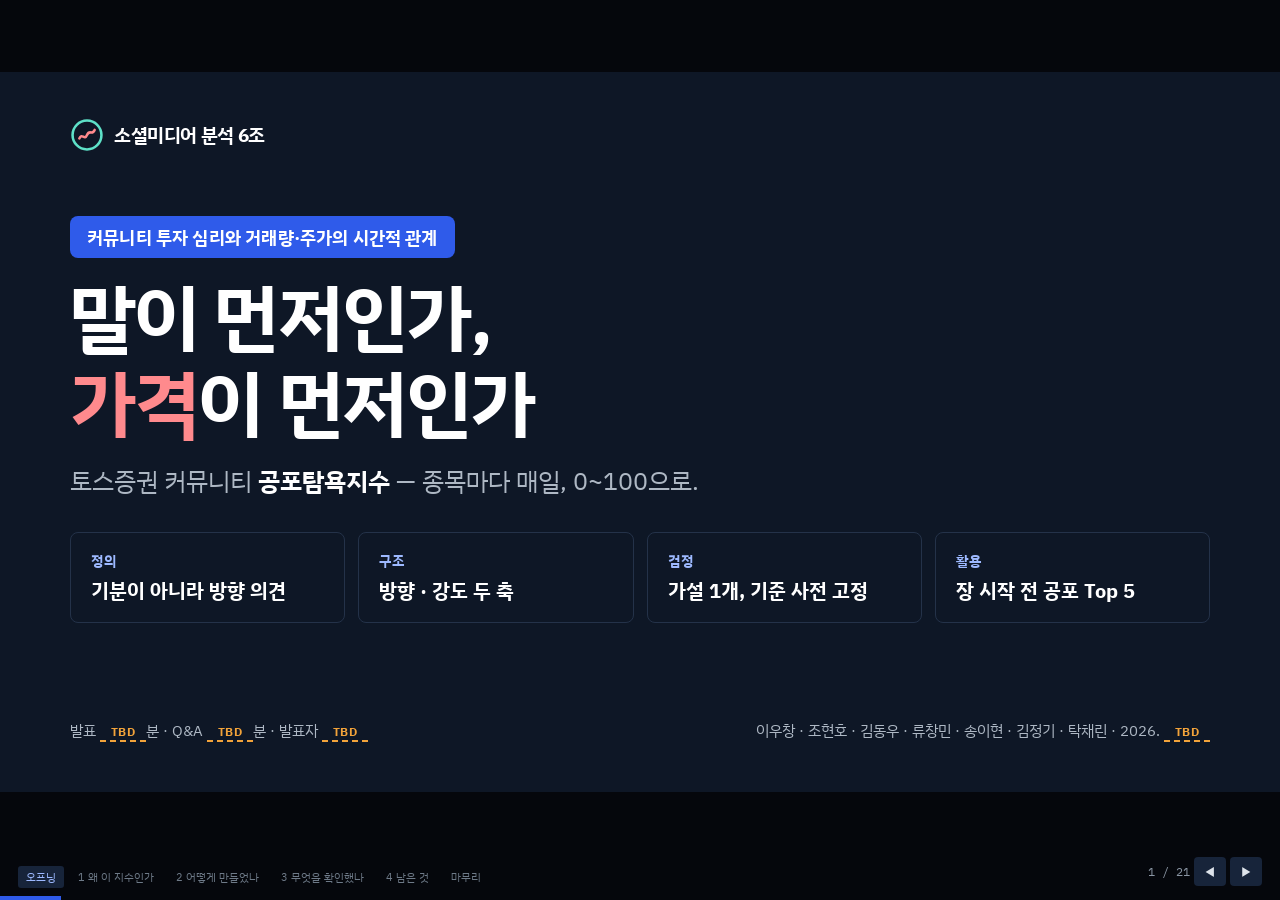
<file: 조현호/presentation/6조_토스증권_공포탐욕지수_발표.html>
<!doctype html>
<html lang="ko">
<head>
<meta charset="utf-8">
<meta name="viewport" content="width=device-width,initial-scale=1">
<title>토스증권 커뮤니티 공포탐욕지수 | 소셜미디어 분석 6조</title>
<link rel="preconnect" href="https://fonts.googleapis.com"><link rel="preconnect" href="https://fonts.gstatic.com" crossorigin>
<link href="https://fonts.googleapis.com/css2?family=IBM+Plex+Sans+KR:wght@400;500;600;700&family=IBM+Plex+Mono:wght@500;700&display=swap" rel="stylesheet">
<style>
:root{
  --ink:#0E1726; --ink2:#18253A; --paper:#F5F7F9; --mist:#E9EEF3; --line:#D8E0E8; --mute:#5B6878;
  --fear:#E5484D; --fear2:#FF8A8D; --greed:#0E9F8A; --greed2:#5EE1C8;
  --acc:#2F5BEA; --acc2:#9DB9FF; --warn:#F2A33A; --neu:#8A95A3;
  --f:'IBM Plex Sans KR','Apple SD Gothic Neo','Malgun Gothic','Noto Sans KR',sans-serif;
  --mono:'IBM Plex Mono',ui-monospace,monospace;
}
*{box-sizing:border-box}
html,body{margin:0;height:100%;background:#05070C;font-family:var(--f);color:var(--ink);overflow:hidden;word-break:keep-all}
#stage{position:absolute;left:50%;top:50%;width:1280px;height:720px;transform-origin:0 0}
.slide{position:absolute;inset:0;background:var(--paper);padding:52px 70px;opacity:0;pointer-events:none;transition:opacity .45s ease,transform .45s ease;transform:translateX(24px);overflow:hidden}
.slide.on{opacity:1;pointer-events:auto;transform:none}
.slide.dark{background:var(--ink);color:#fff}
.kicker{font-size:14px;font-weight:700;letter-spacing:.08em;color:var(--acc)}
.dark .kicker{color:var(--acc2)}
h1{font-size:54px;line-height:1.16;margin:14px 0 0;letter-spacing:-.025em}
h2{font-size:37px;line-height:1.24;margin:8px 0 0;letter-spacing:-.018em}
h3{font-size:20px;margin:0}
p{margin:0}
.lead{font-size:18.5px;color:var(--mute);margin-top:13px;line-height:1.55}
.dark .lead{color:#AEB8C4}
.foot{position:absolute;left:70px;right:70px;bottom:28px;display:flex;justify-content:space-between;font-size:12px;color:var(--mute)}
.dark .foot{color:#6E7A88}
.tag{display:inline-block;font-size:12px;font-weight:700;padding:3px 10px;border-radius:999px;border:1.5px solid currentColor}
.real{color:var(--greed)} .dark .real{color:var(--greed2)}
.scn{color:var(--warn)}
.tbd{display:inline-block;min-width:46px;padding:0 7px;border-bottom:2px dashed var(--warn);color:var(--warn);font-weight:700;text-align:center;font-size:.86em;letter-spacing:.04em}
.tbd-note{display:inline-flex;align-items:center;gap:8px;font-size:12.5px;color:var(--warn);border:1.5px dashed var(--warn);border-radius:6px;padding:5px 10px;background:rgba(242,163,58,.07);line-height:1.45}
.tbd-note b{font-size:11px;letter-spacing:.08em}
.grid{display:grid;gap:20px}
.box{border:1.5px solid var(--line);border-radius:8px;padding:18px 20px;background:#fff}
.dark .box{border-color:#243249;background:transparent}
.big{font-size:60px;font-weight:700;letter-spacing:-.03em;line-height:1;font-family:var(--mono)}
.mid{font-size:32px;font-weight:700;letter-spacing:-.02em;font-family:var(--mono)}
.cap{font-size:13.5px;color:var(--mute);margin-top:7px;line-height:1.45}
.dark .cap{color:#98A3B0}
.rule{height:1.5px;background:var(--line);margin:22px 0}
.dark .rule{background:#243249}
.mono{font-family:var(--mono)}
.chap{display:flex;flex-direction:column;justify-content:center}
.chap .no{font-size:118px;font-weight:700;color:#1E2C42;line-height:1;position:absolute;right:70px;top:38px;font-family:var(--mono)}
.bubble{max-width:870px;background:#fff;color:var(--ink);border-radius:28px 28px 28px 6px;padding:26px 32px;font-size:34px;font-weight:700;line-height:1.35}
.who{display:flex;align-items:center;gap:14px;margin-bottom:16px;color:#AEB8C4;font-size:15px}
.ava{width:44px;height:44px;border-radius:50%;background:#243249;display:flex;align-items:center;justify-content:center;font-weight:700;color:#fff}
.reply{margin-top:20px;margin-left:110px;max-width:790px;background:var(--acc);color:#fff;border-radius:28px 28px 6px 28px;padding:18px 26px;font-size:21px;font-weight:700;line-height:1.4}
#bar{position:fixed;left:0;bottom:0;height:4px;background:var(--acc);transition:width .3s}
#nav{position:fixed;right:18px;bottom:14px;color:#8A95A3;font:12px var(--f);user-select:none}
#nav button{background:#17243A;color:#DDE3EA;border:0;border-radius:4px;padding:6px 10px;margin-left:4px;cursor:pointer;font:12px var(--f)}
#chapters{position:fixed;left:18px;bottom:12px;right:226px;display:flex;flex-wrap:wrap;gap:4px 6px}
#chapters span{font:11px var(--f);color:#6E7A88;padding:3px 8px;border-radius:3px;cursor:pointer}
#chapters span.on{background:#17243A;color:var(--acc2)}
.chip{display:inline-block;font-size:12px;padding:4px 9px;border-radius:4px;background:var(--mist);margin:3px 4px 0 0;font-weight:600}
.dark .chip{background:#1B2A40;color:#DDE3EA}
.dot{flex:none;width:32px;height:32px;border-radius:50%;display:flex;align-items:center;justify-content:center;font-weight:700;color:#fff;font-size:14px}
.pipe{display:flex;gap:7px;align-items:stretch;margin-top:18px}
.pipe .cell{flex:1;border-radius:7px;padding:16px 12px;color:#fff;font-size:13.5px;line-height:1.45;min-height:152px}
.pipe .cell b{display:block;font-size:12px;letter-spacing:.06em;opacity:.78;margin-bottom:8px;font-family:var(--mono)}
table.m{border-collapse:collapse;width:100%;font-size:15.5px}
table.m td,table.m th{padding:11px 11px;border-bottom:1px solid var(--line);text-align:left}
table.m th{font-size:12.5px;color:var(--mute);font-weight:700}
.dark table.m td,.dark table.m th{border-color:#243249}
table.m td.n,table.m th.n{text-align:right;font-family:var(--mono)}
.pair{display:grid;grid-template-columns:1fr 38px 1fr;align-items:center;gap:10px;padding:12px 0;border-bottom:1px solid var(--line)}
.pair .l{font-size:16.5px;font-weight:700}
.pair .l small{display:block;font-size:12.5px;color:var(--mute);font-weight:500;margin-top:3px}
.pair .r{font-size:15px;line-height:1.5}
.pair .ar{text-align:center;color:var(--acc);font-size:21px;font-weight:700}
.tl{position:relative;margin-top:30px;height:150px}
.tl .ln{position:absolute;left:0;right:0;top:38px;height:4px;background:var(--ink)}
.tl .pt{position:absolute;top:26px;width:26px;height:26px;border-radius:50%;background:#fff;border:4px solid var(--ink)}
.tl .lb{position:absolute;top:70px;width:195px;font-size:13.5px;line-height:1.45}
.tl .lb b{display:block;font-size:14.5px;margin-bottom:2px}
.tl .tm{position:absolute;top:0;font-size:12.5px;font-weight:700;color:var(--acc);font-family:var(--mono)}
.quad{display:grid;grid-template-columns:76px 1fr 1fr;grid-template-rows:40px 1fr 1fr;gap:10px;margin-top:22px;height:382px}
.quad .hd{display:flex;align-items:center;justify-content:center;font-size:13px;font-weight:700;color:var(--mute)}
.quad .vd{display:flex;align-items:center;justify-content:center;font-size:13px;font-weight:700;color:var(--mute);writing-mode:vertical-rl;transform:rotate(180deg)}
.quad .q{border-radius:8px;padding:20px 22px;border:1.5px solid var(--line);background:#fff}
.quad .q b{display:block;font-size:19px;margin-bottom:9px}
.quad .q p{font-size:14.5px;color:var(--mute);line-height:1.6}
.pill{display:inline-block;padding:2px 10px;border-radius:999px;font-weight:700;font-size:12px}
.p-fear{background:#FBE9E9;color:var(--fear)}.p-greed{background:#E2F4EE;color:var(--greed)}
.p-neu{background:var(--mist);color:var(--mute)}.p-warn{background:#FBF1DF;color:var(--warn)}
.legend{display:flex;gap:16px;font-size:12.5px;color:var(--mute);margin-top:8px;align-items:center}
.legend i{display:inline-block;width:12px;height:12px;border-radius:2px;margin-right:6px;vertical-align:-1px}
.qa{display:grid;grid-template-columns:1fr 1fr;gap:18px;margin-top:24px}
.qa .box{padding:20px 22px}
.qa h3{font-size:19px;line-height:1.4}
.qa p{font-size:15.5px;line-height:1.62;margin-top:9px;color:#374151}
.ref{font-size:14.5px;line-height:1.75}
.ref li{margin-bottom:3px}
.ref b{color:var(--acc)}
canvas{display:block}
.brand{display:flex;align-items:center;gap:10px;font-weight:700;letter-spacing:-.02em}
.brand svg{width:34px;height:34px}
.cover-brand{position:absolute;left:70px;top:46px;font-size:19px;color:#fff}
.gauge{position:relative}
.steps{display:grid;gap:12px;margin-top:18px}
.step{display:flex;gap:14px;align-items:flex-start}
.step .tx{font-size:14.5px;line-height:1.5}
.step .tx b{font-size:16px;display:block;margin-bottom:2px}
@media print{
  html,body{overflow:visible;background:#fff}
  #stage{position:static;transform:none!important;width:auto;height:auto}
  .slide{position:relative;opacity:1;transform:none;width:1280px;height:720px;page-break-after:always;break-after:page;print-color-adjust:exact;-webkit-print-color-adjust:exact}
  #bar,#nav,#chapters{display:none}
  @page{size:1280px 720px;margin:0}
}
</style>
</head>
<body>
<div id="stage">

<!-- 0 표지 -->
<section class="slide dark" data-ch="오프닝">
  <div class="brand cover-brand">
    <svg viewBox="0 0 40 40" fill="none"><circle cx="20" cy="20" r="17" stroke="#5EE1C8" stroke-width="3"/><path d="M11 24c3-7 6 3 9-4s6 1 9-6" stroke="#FF8A8D" stroke-width="3" stroke-linecap="round" stroke-linejoin="round"/></svg>
    소셜미디어 분석 6조
  </div>
  <div class="kicker" style="display:inline-block;margin-top:92px;padding:9px 17px;font-size:18px;font-weight:700;color:#fff;background:var(--acc);border-radius:8px;letter-spacing:.01em">커뮤니티 투자 심리와 거래량·주가의 시간적 관계</div>
  <h1 style="font-size:74px;margin-top:16px">말이 먼저인가,<br><span style="color:var(--fear2)">가격</span>이 먼저인가</h1>
  <p class="lead" style="font-size:25px;margin-top:16px">토스증권 커뮤니티 <b style="color:#fff">공포탐욕지수</b> — 종목마다 매일, 0~100으로.</p>
  <div style="display:grid;grid-template-columns:repeat(4,1fr);gap:13px;margin-top:32px">
    <div class="box"><div class="kicker">정의</div><div style="font-size:20px;font-weight:700;margin-top:7px">기분이 아니라 방향 의견</div></div>
    <div class="box"><div class="kicker">구조</div><div style="font-size:20px;font-weight:700;margin-top:7px">방향 · 강도 두 축</div></div>
    <div class="box"><div class="kicker">검정</div><div style="font-size:20px;font-weight:700;margin-top:7px">가설 1개, 기준 사전 고정</div></div>
    <div class="box"><div class="kicker">활용</div><div style="font-size:20px;font-weight:700;margin-top:7px">장 시작 전 공포 Top 5</div></div>
  </div>
  <div class="foot" style="font-size:14.5px;color:#AEB8C4;bottom:50px">
    <span>발표 <span class="tbd">TBD</span>분 · Q&amp;A <span class="tbd">TBD</span>분 · 발표자 <span class="tbd">TBD</span></span>
    <span>이우창 · 조현호 · 김동우 · 류창민 · 송이현 · 김정기 · 탁채린 · 2026. <span class="tbd">TBD</span></span>
  </div>
</section>

<!-- 1 훅 -->
<section class="slide" data-ch="오프닝">
  <div class="kicker">서론 · 같은 사실, 다른 결론</div>
  <h2>“긍정 글이 많은 날 주가가 올랐다”는<br>두 가지로 읽힙니다. <span style="color:var(--acc)">순서를 봐야 합니다</span></h2>
  <div class="grid" style="grid-template-columns:1fr 1fr;gap:26px;margin-top:28px">
    <div class="box" style="border-top:4px solid var(--greed);padding:22px 24px">
      <div class="kicker" style="color:var(--greed)">해석 A · 커뮤니티가 앞선다</div>
      <div style="font-size:26px;font-weight:700;margin-top:14px;line-height:1.35">사람들이 먼저 알아채고 글을 썼고,<br>그래서 주가가 올랐다</div>
      <div style="margin-top:16px;font-size:15.5px;line-height:1.6">이 해석이 맞다면 커뮤니티 심리는 <b style="color:var(--greed)">예측 지표</b>입니다.<br>서비스로 만들 가치가 생깁니다.</div>
      <div style="margin-top:14px;padding-top:13px;border-top:1px dashed var(--line);font-size:14px;color:var(--mute);line-height:1.55">필요한 증거 — 오늘 감성이 <b style="color:var(--ink)">다음 거래일</b>의 시장을 설명해야 합니다.</div>
    </div>
    <div class="box" style="border-top:4px solid var(--fear);padding:22px 24px">
      <div class="kicker" style="color:var(--fear)">해석 B · 가격이 앞선다</div>
      <div style="font-size:26px;font-weight:700;margin-top:14px;line-height:1.35">주가가 오르는 걸 보고<br>사람들이 긍정적인 글을 썼다</div>
      <div style="margin-top:16px;font-size:15.5px;line-height:1.6">이 해석이 맞다면 심리는 <b style="color:var(--fear)">사후 기록</b>입니다.<br>예측에 쓸 수 없습니다.</div>
      <div style="margin-top:14px;padding-top:13px;border-top:1px dashed var(--line);font-size:14px;color:var(--mute);line-height:1.55">필요한 증거 — 오늘 수익률이 <b style="color:var(--ink)">그 이후</b>의 감성을 설명해야 합니다.</div>
    </div>
  </div>
  <div class="rule" style="margin:26px 0 20px"></div>
  <p style="font-size:19.5px;line-height:1.62">상관계수 하나로는 두 해석을 구분할 수 없습니다. 본 연구는 <b style="color:var(--acc)">글의 작성 시각과 거래일을 정렬</b>해 둘을 나눕니다.<br>그래서 이 프로젝트의 절반은 분석이 아니라 <b>시간 정렬 설계</b>입니다.</p>
  <div class="foot"><span>서론</span><span>01장 연구 배경과 문제 정의</span></div>
</section>

<!-- 2 목차 -->
<section class="slide dark" data-ch="오프닝">
  <div class="kicker">오늘의 지도 · 네 개의 질문</div>
  <h2>지수를 만들고, 검증하고, 써 봤습니다</h2>
  <div style="display:grid;grid-template-columns:repeat(4,1fr);gap:18px;margin-top:34px">
    <div class="box" style="min-height:352px;position:relative;padding:30px 24px">
      <span class="mono" style="position:absolute;right:18px;top:14px;font-size:12px;color:#6E7A88">01</span>
      <div style="font-size:40px;font-weight:700;color:var(--acc2);font-family:var(--mono);line-height:1">왜</div>
      <b style="display:block;font-size:19px;margin:12px 0 6px">왜 이 지수인가</b>
      <p style="font-size:13.5px;color:#AEB8C4;line-height:1.5">CNN 공포탐욕지수는 <b style="color:#fff">미국 시장 전체</b> 하나뿐. 국내 종목 단위 심리를 잴 자가 없었습니다.</p>
    </div>
    <div class="box" style="min-height:352px;position:relative;padding:30px 24px">
      <span class="mono" style="position:absolute;right:18px;top:14px;font-size:12px;color:#6E7A88">02</span>
      <div style="font-size:40px;font-weight:700;color:var(--acc2);font-family:var(--mono);line-height:1">어떻게</div>
      <b style="display:block;font-size:19px;margin:12px 0 6px">어떻게 만들었나</b>
      <p style="font-size:13.5px;color:#AEB8C4;line-height:1.5">8단계 파이프라인 · <b style="color:#fff">두 축 다섯 지표</b> · 15:30 기준 시간 정렬.</p>
    </div>
    <div class="box" style="min-height:352px;position:relative;padding:30px 24px">
      <span class="mono" style="position:absolute;right:18px;top:14px;font-size:12px;color:#6E7A88">03</span>
      <div style="font-size:40px;font-weight:700;color:var(--greed2);font-family:var(--mono);line-height:1">무엇을</div>
      <b style="display:block;font-size:19px;margin:12px 0 6px">무엇을 확인했나</b>
      <p style="font-size:13.5px;color:#AEB8C4;line-height:1.5">가설 1개를 <b style="color:#fff">데이터 보기 전에</b> 고정. 지수 검증과 추가 분석은 판정 없이 수치로만.</p>
    </div>
    <div class="box" style="min-height:352px;position:relative;padding:30px 24px">
      <span class="mono" style="position:absolute;right:18px;top:14px;font-size:12px;color:#6E7A88">04</span>
      <div style="font-size:40px;font-weight:700;color:var(--fear2);font-family:var(--mono);line-height:1">남은</div>
      <b style="display:block;font-size:19px;margin:12px 0 6px">무엇이 남았나</b>
      <p style="font-size:13.5px;color:#AEB8C4;line-height:1.5">표본 기간 · 수집 범위 · 대표성. <b style="color:#fff">한계를 먼저</b> 말합니다.</p>
    </div>
  </div>
  <p class="lead" style="margin-top:32px;font-size:19px">핵심 질문 하나 — <b style="color:#fff">“커뮤니티 심리는 시장보다 먼저 움직이는가, 아니면 사후 반응인가?”</b></p>
  <div class="foot"><span>목차</span><span>발표 순서는 챕터 번호 순</span></div>
</section>

<!-- 3 챕터 1 -->
<section class="slide dark chap" data-ch="1 왜 이 지수인가">
  <div class="no">01</div>
  <div class="who"><div class="ava">투</div>개인 투자자 <span class="tag scn" style="font-size:11px;margin-left:6px">발표 장치</span></div>
  <div class="bubble">“내 종목 지금 분위기 어떤지,<br>숫자로 볼 방법이 없나요?”</div>
  <div class="reply">6조: 시장 전체 지수는 있는데, 종목 단위로는 없었습니다. 그래서 만들었습니다.</div>
</section>

<!-- 4 기존 대안의 한계 -->
<section class="slide" data-ch="1 왜 이 지수인가">
  <div class="kicker">1-1 · 기존 대안 세 가지</div>
  <h2>세 가지 모두 <span style="color:var(--acc)">종목 단위 심리 판단</span>에는<br>맞지 않았습니다</h2>
  <div class="grid" style="grid-template-columns:repeat(3,1fr);margin-top:28px">
    <div class="box">
      <div class="dot" style="background:var(--fear)">1</div>
      <h3 style="margin-top:12px">CNN Fear &amp; Greed</h3>
      <p class="cap" style="font-size:14px;margin-top:9px">미국 <b>시장 전체</b>에 대한 단일 지수. 국내 개별 종목에 그대로 적용할 수 없습니다.</p>
      <div style="margin-top:12px"><span class="chip">범위 불일치</span><span class="chip">종목 단위 ✕</span></div>
    </div>
    <div class="box">
      <div class="dot" style="background:var(--warn)">2</div>
      <h3 style="margin-top:12px">증권사 리포트 · 뉴스</h3>
      <p class="cap" style="font-size:14px;margin-top:9px"><b>기관의 관점</b>이고 발행 주기가 느리며 커버하는 종목이 제한적입니다.</p>
      <div style="margin-top:12px"><span class="chip">느린 주기</span><span class="chip">커버리지 제한</span></div>
    </div>
    <div class="box">
      <div class="dot" style="background:var(--neu)">3</div>
      <h3 style="margin-top:12px">커뮤니티 직접 읽기</h3>
      <p class="cap" style="font-size:14px;margin-top:9px">판단이 <b>주관적</b>이고 종목 사이·시점 사이의 비교가 불가능합니다.</p>
      <div style="margin-top:12px"><span class="chip">비교 불가</span><span class="chip">재현 불가</span></div>
    </div>
  </div>
  <div class="rule" style="margin:26px 0 18px"></div>
  <div style="display:grid;grid-template-columns:150px repeat(4,1fr);gap:0;font-size:14.5px;border:1.5px solid var(--line);border-radius:8px;overflow:hidden;background:#fff">
    <div style="background:var(--mist);padding:11px 14px;font-weight:700;color:var(--mute);font-size:13px">비교 항목</div>
    <div style="background:var(--mist);padding:11px 12px;font-weight:700;color:var(--mute);font-size:13px">CNN FGI</div>
    <div style="background:var(--mist);padding:11px 12px;font-weight:700;color:var(--mute);font-size:13px">리포트·뉴스</div>
    <div style="background:var(--mist);padding:11px 12px;font-weight:700;color:var(--mute);font-size:13px">직접 읽기</div>
    <div style="background:var(--acc);padding:11px 12px;font-weight:700;color:#fff;font-size:13px">본 프로젝트</div>
    <div style="padding:11px 14px;font-weight:700;border-top:1px solid var(--line)">산출 단위</div>
    <div style="padding:11px 12px;border-top:1px solid var(--line);color:var(--fear)">시장 전체</div>
    <div style="padding:11px 12px;border-top:1px solid var(--line);color:var(--fear)">일부 종목</div>
    <div style="padding:11px 12px;border-top:1px solid var(--line);color:var(--fear)">정의 없음</div>
    <div style="padding:11px 12px;border-top:1px solid var(--line);background:#EEF3FE;font-weight:700;color:var(--acc)">종목마다</div>
    <div style="padding:11px 14px;font-weight:700;border-top:1px solid var(--line)">갱신 주기</div>
    <div style="padding:11px 12px;border-top:1px solid var(--line)">매일</div>
    <div style="padding:11px 12px;border-top:1px solid var(--line);color:var(--fear)">비정기</div>
    <div style="padding:11px 12px;border-top:1px solid var(--line);color:var(--fear)">읽을 때마다</div>
    <div style="padding:11px 12px;border-top:1px solid var(--line);background:#EEF3FE;font-weight:700;color:var(--acc)">매일</div>
    <div style="padding:11px 14px;font-weight:700;border-top:1px solid var(--line)">종목 간 비교</div>
    <div style="padding:11px 12px;border-top:1px solid var(--line);color:var(--fear)">불가</div>
    <div style="padding:11px 12px;border-top:1px solid var(--line);color:var(--fear)">불가</div>
    <div style="padding:11px 12px;border-top:1px solid var(--line);color:var(--fear)">불가</div>
    <div style="padding:11px 12px;border-top:1px solid var(--line);background:#EEF3FE;font-weight:700;color:var(--acc)">0~100 백분위</div>
  </div>
  <div class="foot"><span>1-1 문제 정의</span><span>06장 서비스 기획</span></div>
</section>

<!-- 5 감성의 정의 -->
<section class="slide" data-ch="1 왜 이 지수인가">
  <div class="kicker">1-2 · 감성의 조작적 정의</div>
  <h2>감성은 글쓴이의 기분이 아니라<br><span style="color:var(--acc)">주가에 대한 방향 의견</span>입니다</h2>
  <div style="margin-top:18px">
    <div class="pair">
      <div class="l">“오늘 기분 최악이다... 그래도 이 종목은 간다”<small>글쓴이 기분: 부정 / 종목 전망: 긍정</small></div>
      <div class="ar">→</div>
      <div class="r"><span class="pill p-greed">긍정</span> &nbsp;판단 대상은 <b>종목 전망</b>입니다. 기분과 전망을 분리합니다.</div>
    </div>
    <div class="pair">
      <div class="l">“드디어 손절했다 ㅋㅋ 속 시원하네”<small>글쓴이 기분: 긍정 / 종목 전망: 부정</small></div>
      <div class="ar">→</div>
      <div class="r"><span class="pill p-fear">부정</span> &nbsp;반어·자조 표현은 별도 규칙으로 정리했습니다.</div>
    </div>
    <div class="pair">
      <div class="l">“이 회사 오늘 실적 발표 있다네요”<small>방향성 없는 정보 전달</small></div>
      <div class="ar">→</div>
      <div class="r"><span class="pill p-neu">중립</span> &nbsp;정보 전달·단순 질문·모호한 글은 중립으로 둡니다.</div>
    </div>
    <div class="pair">
      <div class="l">“이 가격이면 사야죠... 사야겠죠? 사도 되나”<small>혼합 의견 · 확신 없음</small></div>
      <div class="ar">→</div>
      <div class="r"><span class="pill p-neu">중립</span> &nbsp;풍자·반어·혼합 의견은 <b>별도 규칙표</b>로 정리해 라벨러 간 판단을 맞춥니다.</div>
    </div>
  </div>
  <div class="rule" style="margin:20px 0 16px"></div>
  <div style="display:grid;grid-template-columns:1fr 1fr;gap:18px">
    <p style="font-size:16px;line-height:1.62"><b>왜 이렇게 좁혔나.</b> “기분”으로 두면 종목과 무관한 신변잡기까지 지수에 들어옵니다. 지수가 재려는 건 <b style="color:var(--acc)">이 종목을 살 것인가</b>에 대한 집단의 기울기입니다.</p>
    <p style="font-size:16px;line-height:1.62"><b>검수 절차.</b> 예비 300건을 두 명이 독립 라벨링하고 불일치를 조정해 기준표를 확정합니다. 주식 은어 사전 기반 기준선을 비교 대상으로 둡니다.</p>
  </div>
  <div class="foot"><span>1-2 조작적 정의</span><span>03장 감성 분석</span></div>
</section>

<!-- 6 챕터 2 -->
<section class="slide dark chap" data-ch="2 어떻게 만들었나">
  <div class="no">02</div>
  <div class="who"><div class="ava">?</div>예상 질문</div>
  <div class="bubble">“글 긍정·부정 세는 거면<br>그냥 감성분석 아닌가요?”</div>
  <div class="reply">6조: 세는 건 1단계입니다. 어려운 건 <b>언제 쓴 글을 어느 거래일에 넣느냐</b>였습니다.</div>
</section>

<!-- 7 파이프라인 -->
<section class="slide" data-ch="2 어떻게 만들었나">
  <div class="kicker">2-1 · 분석 파이프라인</div>
  <h2>설계를 그대로 코드로 옮겼습니다 <span class="tag real" style="vertical-align:4px">구현 완료</span></h2>
  <div class="pipe" style="margin-top:24px">
    <div class="cell" style="background:var(--ink)"><b>S1</b>수집<br><span style="opacity:.75;font-size:11.5px">어댑터 분리</span></div>
    <div class="cell" style="background:#20314B"><b>S2</b>정제<br><span style="opacity:.75;font-size:11.5px">중복·홍보 제거</span></div>
    <div class="cell" style="background:#2A4164"><b>S3</b>감성 분류<br><span style="opacity:.75;font-size:11.5px">라벨 → 분류</span></div>
    <div class="cell" style="background:#33507C"><b>S4</b>시장 자료<br><span style="opacity:.75;font-size:11.5px">pykrx 일봉</span></div>
    <div class="cell" style="background:var(--acc)"><b>S5</b>거래일 집계<br><span style="opacity:.8;font-size:11.5px">15:30 기준</span></div>
    <div class="cell" style="background:#4A72E8"><b>S6</b>패널 병합<br><span style="opacity:.8;font-size:11.5px">종목×거래일</span></div>
    <div class="cell" style="background:#0E9F8A"><b>S7</b>통계 검증<br><span style="opacity:.8;font-size:11.5px">회귀·시차</span></div>
    <div class="cell" style="background:#13B89E"><b>S8</b>결과 요약<br><span style="opacity:.8;font-size:11.5px">한계 자동 누적</span></div>
  </div>
  <div class="grid" style="grid-template-columns:1fr 1fr 1fr;margin-top:28px">
    <div class="box" style="padding:20px 22px">
      <h3>재실행 가능</h3>
      <p class="cap" style="font-size:14.5px;line-height:1.55">각 단계의 입력·산출물이 명시돼 특정 단계만 다시 돌릴 수 있습니다. 산출물이 입력보다 새것이면 건너뜁니다.</p>
    </div>
    <div class="box" style="padding:20px 22px">
      <h3>실행 기록</h3>
      <p class="cap" style="font-size:14.5px;line-height:1.55">설정 해시, 단계별 소요 시간, 처리 행 수가 저장됩니다. <b>보고서의 어느 수치가 어느 실행에서 나왔는지</b> 추적됩니다.</p>
    </div>
    <div class="box" style="padding:20px 22px">
      <h3>설정과 코드 분리</h3>
      <p class="cap" style="font-size:14.5px;line-height:1.55">종목·기간·최소 글 수·시차 범위·종가 시각이 전부 설정값입니다. 자료가 오면 <b>값만 바꿔 실행</b>합니다.</p>
    </div>
  </div>
  <div style="margin-top:22px"><span class="tbd-note" style="font-size:13.5px;padding:9px 14px"><b>수집 안전장치</b> 저장소에 자동 수집 코드를 넣지 않았습니다. 화면의 존재가 과거 자료의 수집 허용을 뜻하지 않기 때문입니다. 수집 허용 플래그의 기본값은 <b>거짓</b>입니다.</span></div>
  <div class="foot"><span>2-1 구현</span><span>05장 분석 파이프라인</span></div>
</section>

<!-- 8 시간 정렬 -->
<section class="slide" data-ch="2 어떻게 만들었나">
  <div class="kicker">2-2 · 가장 중요한 설계</div>
  <h2>종가 이후에 쓴 글로<br><span style="color:var(--fear)">그날의 수익률을 설명하지 않습니다</span></h2>
  <div class="tl" style="height:206px;margin-top:32px">
    <div class="ln"></div>
    <div class="pt" style="left:4%"></div><div class="tm" style="left:2%">전일 15:30</div>
    <div class="pt" style="left:46%;border-color:var(--acc)"></div><div class="tm" style="left:43%;color:var(--acc)">당일 15:30</div>
    <div class="pt" style="left:78%;border-color:var(--warn)"></div><div class="tm" style="left:75%;color:var(--warn)">익일 08:30</div>
    <div style="position:absolute;left:4%;width:42%;top:30px;height:18px;background:rgba(47,91,234,.14);border-radius:4px"></div>
    <div style="position:absolute;left:46%;width:32%;top:30px;height:18px;background:rgba(242,163,58,.18);border-radius:4px"></div>
    <div class="lb" style="left:4%;width:300px"><b style="color:var(--acc)">장중 감성 구간</b>직전 거래일 15:30 이후 ~ 당일 15:30까지의 글 → <b>당일 거래일</b>에 배정</div>
    <div class="lb" style="left:52%;width:300px"><b style="color:var(--warn)">장전 감성 구간 (보조 지표)</b>당일 15:30 ~ 익일 08:30의 글 → <b>다음 날 예측 입력</b></div>
  </div>
  <div class="rule" style="margin:16px 0 18px"></div>
  <div class="grid" style="grid-template-columns:1fr 1fr 1fr">
    <div class="box"><h3 style="font-size:17px">비거래일 글</h3><p class="cap" style="font-size:14.5px;line-height:1.55">주말·공휴일의 글은 <b>다음 거래일</b>에 배정합니다. 거래일 달력은 시장 자료에서 가져옵니다.</p></div>
    <div class="box"><h3 style="font-size:17px">글 없는 날</h3><p class="cap" style="font-size:14.5px;line-height:1.55">감성은 0이 아니라 <b>결측</b>으로 둡니다. 글 수는 0으로 기록합니다. 0으로 두면 ‘중립적인 날’로 오독됩니다.</p></div>
    <div class="box"><h3 style="font-size:17px">야간 보정</h3><p class="cap" style="font-size:14.5px;line-height:1.55">밤에는 글이 적어 점수가 튑니다. 그 종목의 <b>평소 감성 쪽으로 당겨</b> 계산하고, 백분위도 야간끼리 비교합니다.</p></div>
  </div>
  <div class="foot"><span>2-2 시간 정렬</span><span>02장 정제 및 시간 기준</span></div>
</section>

<!-- 9 지수 산식 -->
<section class="slide" data-ch="2 어떻게 만들었나">
  <div class="kicker">2-3 · 지수 산식</div>
  <h2>두 축, 다섯 지표</h2>
  <div style="display:grid;grid-template-columns:400px 1fr;gap:28px;margin-top:20px">
    <div>
      <div class="box" style="background:var(--ink);color:#fff;border-color:var(--ink)">
        <div class="kicker" style="color:var(--acc2)">일별 감성 지수</div>
        <div class="mono" style="font-size:25px;font-weight:700;margin-top:12px;line-height:1.4">S = (긍정 − 부정)<br>&nbsp;&nbsp;&nbsp;&nbsp;&nbsp;&nbsp;÷ (전체 + <span style="color:var(--greed2)">10</span>)</div>
        <p style="font-size:13.5px;color:#AEB8C4;margin-top:12px;line-height:1.5">분모의 <b style="color:#fff">10</b>은 글이 적은 날 점수가 크게 튀는 걸 막는 값입니다. 글 3건 중 3건이 긍정이어도 1.0이 아니라 0.23이 됩니다.</p>
      </div>
      <div class="box" style="margin-top:14px">
        <h3 style="font-size:17px">왜 백분위로 바꾸나</h3>
        <p class="cap" style="font-size:13.5px">종목마다 평소 감성 수준이 다릅니다. 절대값을 비교하는 대신 <b>자기 종목의 직전 20거래일 분포</b> 안에서 0~100으로 변환합니다.</p>
      </div>
    </div>
    <div>
      <div style="border-left:4px solid var(--acc);padding-left:16px;margin-bottom:16px">
        <h3 style="color:var(--acc);font-size:18px">방향 지수 · 공포 ↔ 탐욕</h3>
        <table class="m" style="font-size:14.5px;margin-top:6px">
          <tr><td style="width:34px" class="mono">①</td><td><b>스탠스</b></td><td style="color:var(--mute)">위의 감성 지수 S</td></tr>
          <tr><td class="mono">②</td><td><b>키워드 강도</b></td><td style="color:var(--mute)">탐욕 단어 포함 글 비율 − 공포 단어 비율</td></tr>
          <tr><td class="mono">③</td><td><b>인증 비율</b></td><td style="color:var(--mute)">매수 인증 ÷ (매수 + 매도 인증)</td></tr>
        </table>
      </div>
      <div style="border-left:4px solid var(--warn);padding-left:16px">
        <h3 style="color:var(--warn);font-size:18px">과열 강도 · 조용 ↔ 과열</h3>
        <table class="m" style="font-size:14.5px;margin-top:6px">
          <tr><td style="width:34px" class="mono">④</td><td><b>관심도</b></td><td style="color:var(--mute)">글 수의 전일 대비 변화율</td></tr>
          <tr><td class="mono">⑤</td><td><b>쏠림</b></td><td style="color:var(--mute)">1 − 의견 분포의 엔트로피</td></tr>
        </table>
      </div>
      <div style="margin-top:16px;background:#FBE9E9;border-left:4px solid var(--fear);border-radius:0 6px 6px 0;padding:13px 16px">
        <b style="color:var(--fear);font-size:15px">왜 두 축으로 나눴나 — 안 나누면 생기는 사고</b>
        <p style="font-size:14.5px;line-height:1.55;margin-top:5px">관심도와 쏠림에는 <b>방향이 없습니다</b>. 폭락일에도 글이 몰리면 두 값은 커집니다. 다섯을 하나로 합치면 <b>공포가 극심한 날이 ‘탐욕’으로 기록</b>됩니다.</p>
      </div>
    </div>
  </div>
  <div class="foot"><span>2-3 지수 정의</span><span>03장 두 개의 축과 다섯 개 하위 지표</span></div>
</section>

<!-- 10 국면 -->
<section class="slide" data-ch="2 어떻게 만들었나">
  <div class="kicker">2-4 · 국면 판정</div>
  <h2>두 축이 만나면 <span style="color:var(--acc)">네 가지 상태</span>가 구분됩니다</h2>
  <div class="quad">
    <div></div>
    <div class="hd">과열 강도 &lt; 80 &nbsp;·&nbsp; 조용</div>
    <div class="hd">과열 강도 ≥ 80 &nbsp;·&nbsp; 과열</div>
    <div class="vd" style="grid-row:2">방향 ≥ 56 · 탐욕</div>
    <div class="q" style="border-left:4px solid var(--greed)"><b><span class="pill p-greed">낙관</span></b><p>분위기는 좋지만 글이 평소만큼만 올라옵니다. 조용한 상승 국면.</p></div>
    <div class="q" style="border-left:4px solid var(--greed);background:#E2F4EE"><b><span class="pill p-greed" style="background:var(--greed);color:#fff">과열 매수</span></b><p>탐욕 + 과열이 겹친 상태. 글이 몰리고 의견이 한쪽으로 쏠렸습니다.</p></div>
    <div class="vd" style="grid-row:3">방향 ≤ 45 · 공포</div>
    <div class="q" style="border-left:4px solid var(--fear)"><b><span class="pill p-fear">비관</span></b><p>분위기는 나쁘지만 들썩임은 없습니다. 조용한 하락 국면.</p></div>
    <div class="q" style="border-left:4px solid var(--fear);background:#FBE9E9"><b><span class="pill p-fear" style="background:var(--fear);color:#fff">패닉</span></b><p>공포 + 과열. 하나로 합친 지수라면 이 칸이 ‘탐욕’으로 잘못 기록됩니다.</p></div>
  </div>
  <p style="font-size:15.5px;color:var(--mute);margin-top:18px">방향 46~55는 <b style="color:var(--mute)">중립</b>. 인증 뱃지 수집이 불가능하면 방향 지수를 스탠스·키워드 강도 두 지표로 구성합니다.</p>
  <div class="foot"><span>2-4 국면</span><span>03장 국면 판정</span></div>
</section>

<!-- 11 챕터 3 -->
<section class="slide dark chap" data-ch="3 무엇을 확인했나">
  <div class="no">03</div>
  <div class="who"><div class="ava">?</div>예상 질문</div>
  <div class="bubble">“결과가 잘 안 나오면<br>가설을 바꾸면 되잖아요?”</div>
  <div class="reply">6조: 그게 가장 흔한 함정이라, <b>데이터를 보기 전에</b> 가설 하나와 판정 기준을 고정했습니다.</div>
</section>

<!-- 12 가설 -->
<section class="slide" data-ch="3 무엇을 확인했나">
  <div class="kicker">3-1 · 사전 확정한 단일 가설</div>
  <h2>판정하는 가설은 <span style="color:var(--acc)">하나</span>입니다</h2>
  <div class="box" style="margin-top:18px;border-left:5px solid var(--acc);padding:20px 24px">
    <div class="kicker">H1 · 유일한 채택·기각 대상</div>
    <div style="font-size:27px;font-weight:700;margin-top:8px;line-height:1.35">오늘의 커뮤니티 감성 지수는 <span style="color:var(--acc)">다음 거래일의 거래량</span>을 설명한다</div>
  </div>
  <div class="grid" style="grid-template-columns:1fr 1fr;margin-top:18px">
    <div class="box">
      <h3 style="font-size:17px">판정 기준 <span class="tag real" style="font-size:11px;vertical-align:2px">데이터 확인 전 고정</span></h3>
      <table class="m" style="font-size:14.5px;margin-top:8px">
        <tr><td style="width:88px;color:var(--mute)">출발 가정</td><td>관계가 <b>없다</b></td></tr>
        <tr><td style="color:var(--mute)">모형</td><td>종목 고정효과 패널 회귀 · 종목별 군집 표준오차</td></tr>
        <tr><td style="color:var(--mute)">통제</td><td>오늘 수익률 · 거래량 비율 · 시장 수익률</td></tr>
        <tr><td style="color:var(--mute)">채택 조건</td><td class="mono"><b>b &gt; 0 그리고 p &lt; 0.05</b></td></tr>
      </table>
    </div>
    <div class="box">
      <h3 style="font-size:17px">왜 수익률이 아니라 <span style="color:var(--acc)">거래량</span>인가</h3>
      <p class="cap" style="font-size:14px;margin-top:8px">커뮤니티 활동은 수익률의 <b>방향</b>보다 거래량을 더 잘 설명한다는 선행 연구를 따랐습니다. 수익률을 대상으로 한 같은 회귀는 <b>판정 없이 참고로만</b> 함께 보고합니다.</p>
      <div class="rule" style="margin:14px 0"></div>
      <h3 style="font-size:17px">왜 오늘 수익률을 통제하나</h3>
      <p class="cap" style="font-size:14px;margin-top:8px">빼면 <b>오늘 주가가 크게 움직여 글도 늘고 다음 날 거래량도 늘어난 상황</b>이 감성의 예측력처럼 보입니다.</p>
    </div>
  </div>
  <div style="margin-top:14px;background:var(--mist);border-radius:6px;padding:12px 16px;font-size:15px;line-height:1.55">
    <b>기각되어도 결과로 보고합니다.</b> 다만 기각하지 못함이 곧 ‘관계 없음’은 아닙니다. 약 60거래일은 표본이 적어 <b>관계가 있어도 탐지하지 못할 수 있습니다</b>.
  </div>
  <div class="foot"><span>3-1 가설 검정</span><span>01장 연구 질문 및 검증 가설</span></div>
</section>

<!-- 13 지수 검증 -->
<section class="slide" data-ch="3 무엇을 확인했나">
  <div class="kicker">3-2 · 지수 검증 <span style="color:var(--mute);font-weight:500;letter-spacing:0">판정 없이 수치로만 보고</span></div>
  <h2>지수가 상식과 맞는지부터 봤습니다</h2>
  <div style="display:grid;grid-template-columns:1fr 1fr;gap:22px;margin-top:26px">
    <div class="box" style="padding:22px 24px">
      <div class="kicker">② 상식 점검 · 급등일 vs 급락일 평균 감성</div>
      <canvas id="cvSent" width="500" height="240" style="margin-top:16px;width:500px;height:240px"></canvas>
      <p class="cap" style="font-size:13.5px">주가가 오른 날 감성도 높습니다. <b>지수가 방향을 제대로 읽고 있다</b>는 최소 조건입니다.</p>
    </div>
    <div class="box" style="padding:22px 24px">
      <div class="kicker">③ 말과 행동 · 커뮤니티 긍정 ↔ 개인 순매수</div>
      <div style="display:flex;align-items:baseline;gap:14px;margin-top:18px">
        <div class="big" style="color:var(--fear);font-size:66px">−0.39</div>
        <div style="font-size:16px;line-height:1.45">개인 순매수 비율과의<br>상관계수</div>
      </div>
      <p style="font-size:15.5px;line-height:1.6;margin-top:14px"><b>예상과 반대입니다.</b> 커뮤니티가 긍정적인 날 개인은 오히려 <b style="color:var(--fear)">팔았습니다</b>. 오른 날 차익 실현으로 보입니다.</p>
      <p class="cap" style="font-size:13.5px;margin-top:10px">말과 행동이 어긋난다는 것 자체가 결과입니다. <b>지수를 ‘개인의 매수세’로 해석하면 안 된다</b>는 뜻이기도 합니다.</p>
    </div>
  </div>
  <div style="margin-top:22px"><span class="tbd-note"><b>출처 확인</b> 위 수치는 류창민 팀원의 데모(45종목 · 488거래일 · 실제 커뮤니티 글, LLM 라벨) 집계분입니다. 발표 전 기간·종목 표기를 최종본과 맞춰야 합니다.</span></div>
  <div class="foot"><span>3-2 지수 검증</span><span>03장 분석 항목 ②③ · <span class="tag real">실측</span> 사람 검수 미실시</span></div>
</section>

<!-- 14 선행/후행 -->
<section class="slide" data-ch="3 무엇을 확인했나">
  <div class="kicker">3-3 · 추가 분석 · 핵심 질문에 대한 답</div>
  <h2>현재까지는 <span style="color:var(--fear)">가격이 분위기를 끌고 갑니다</span></h2>
  <div style="display:grid;grid-template-columns:1fr 1fr;gap:24px;margin-top:28px">
    <div class="box" style="border-top:4px solid var(--neu);opacity:.72;padding:22px 24px">
      <div class="kicker" style="color:var(--neu)">해석 A · 커뮤니티가 앞선다</div>
      <div style="font-size:21px;font-weight:700;margin-top:10px">감성 → 다음 날 시장</div>
      <p class="cap" style="font-size:14px;margin-top:10px">H1의 대상입니다. 판정 결과는 실제 수집·집계 확정 후 보고합니다.</p>
      <div style="margin-top:12px"><span class="tbd">판정 TBD</span></div>
    </div>
    <div class="box" style="border-top:4px solid var(--fear);padding:22px 24px">
      <div class="kicker" style="color:var(--fear)">해석 B · 가격이 앞선다 &nbsp;<span class="tag real" style="font-size:11px">관측됨</span></div>
      <div style="font-size:21px;font-weight:700;margin-top:10px">오늘 수익률 → 그날 밤 감성</div>
      <div style="display:flex;align-items:baseline;gap:10px;margin-top:12px">
        <div class="mid" style="color:var(--fear);font-size:40px">+0.039σ</div>
        <div style="font-size:14.5px;line-height:1.4;color:var(--mute)">주가 <b style="color:var(--ink)">1% 상승</b>당<br>밤 글 분위기 변화</div>
      </div>
      <p class="cap" style="font-size:14px;margin-top:10px">양방향 모두 통계적으로 유의하지만, <b>관측된 방향은 후행</b>입니다.</p>
    </div>
  </div>
  <div style="display:grid;grid-template-columns:repeat(3,1fr);gap:14px;margin-top:20px">
    <div class="box" style="padding:15px 18px"><div class="kicker" style="font-size:12.5px">급등일 평균 감성</div><div class="mid" style="color:var(--greed);font-size:30px;margin-top:5px">75</div><p class="cap" style="font-size:13px;margin-top:4px">0~100 백분위</p></div>
    <div class="box" style="padding:15px 18px"><div class="kicker" style="font-size:12.5px">급락일 평균 감성</div><div class="mid" style="color:var(--fear);font-size:30px;margin-top:5px">23</div><p class="cap" style="font-size:13px;margin-top:4px">방향은 제대로 읽음</p></div>
    <div class="box" style="padding:15px 18px"><div class="kicker" style="font-size:12.5px">국면별 이후 5일 수익률</div><div class="mid" style="color:var(--mute);font-size:30px;margin-top:5px">차이 작음</div><p class="cap" style="font-size:13px;margin-top:4px">국면으로 수익률을 가르지 못함</p></div>
  </div>
  <div class="rule" style="margin:20px 0 16px"></div>
  <div style="display:grid;grid-template-columns:1fr 1fr;gap:20px">
    <p style="font-size:16.5px;line-height:1.65"><b>이게 실패인가?</b> 아닙니다. 연구 질문이 “먼저인가 나중인가”였고, <b style="color:var(--acc)">답이 나온 것</b>입니다. 관계가 없다는 결과도 유효한 연구 결과로 보고한다고 01장에서 미리 밝혔습니다.</p>
    <p style="font-size:16.5px;line-height:1.65"><b>해석의 한계.</b> Granger 검정은 과거 값이 추가 예측 정보를 주는지 보는 방법이며 <b style="color:var(--fear)">인과관계의 증거가 아닙니다</b>. 시차를 반복 탐색한 결과는 다중검정 보정값을 함께 보고합니다.</p>
  </div>
  <div class="foot"><span>3-3 선행 · 후행</span><span>03장 분석 항목 ④ · 류창민 데모 집계분</span></div>
</section>

<!-- 15 밤사이 심리 활용 화면 -->
<section class="slide" data-ch="3 무엇을 확인했나">
  <div class="kicker">3-4 · 분석 항목 ⑧ 밤사이 심리 · <b style="color:var(--acc)">실제 활용 화면</b></div>
  <h2>장 시작 전, <span style="color:var(--fear)">밤사이 공포가 커진 종목</span>을 띄웁니다</h2>
  <div style="display:grid;grid-template-columns:1.25fr 1fr;gap:22px;margin-top:24px">
    <div class="box" style="padding:18px 20px">
      <div style="display:flex;justify-content:space-between;align-items:baseline;margin-bottom:8px">
        <b style="font-size:15px">공포 Top 5 · 08:40 기준</b>
        <span class="mono" style="font-size:12px;color:var(--mute)">2026-10-28 예시</span>
      </div>
      <table class="m" style="font-size:14.5px">
        <thead><tr><th style="width:26px"></th><th>종목</th><th class="n">장전지수</th><th class="n">밤 글</th><th class="n">익일 갭</th></tr></thead>
        <tbody>
          <tr><td class="mono" style="color:var(--mute)">1</td><td><b>SKC</b> <span class="pill p-fear" style="font-size:10px">극단적 공포</span> <span class="pill p-warn" style="font-size:10px">글 급증</span></td><td class="n" style="color:var(--fear);font-weight:700">8</td><td class="n">20건 ·1.9배</td><td class="n" style="color:var(--acc)">−2.77%</td></tr>
          <tr><td class="mono" style="color:var(--mute)">2</td><td><b>기아</b> <span class="pill p-fear" style="font-size:10px">극단적 공포</span></td><td class="n" style="color:var(--fear);font-weight:700">8</td><td class="n">9건 ·0.4배</td><td class="n" style="color:var(--acc)">+0.28%</td></tr>
          <tr><td class="mono" style="color:var(--mute)">3</td><td><b>삼천당제약</b> <span class="pill p-fear" style="font-size:10px">극단적 공포</span></td><td class="n" style="color:var(--fear);font-weight:700">9</td><td class="n">7건 ·0.2배</td><td class="n" style="color:var(--acc)">−0.79%</td></tr>
          <tr><td class="mono" style="color:var(--mute)">4</td><td><b>HD현대일렉트릭</b> <span class="pill p-fear" style="font-size:10px">극단적 공포</span></td><td class="n" style="color:var(--fear);font-weight:700">13</td><td class="n">18건 ·0.8배</td><td class="n" style="color:var(--acc)">−2.36%</td></tr>
          <tr><td class="mono" style="color:var(--mute)">5</td><td><b>LG에너지솔루션</b> <span class="pill p-fear" style="font-size:10px">극단적 공포</span> <span class="pill p-warn" style="font-size:10px">글 급증</span></td><td class="n" style="color:var(--fear);font-weight:700">14</td><td class="n">34건 ·3.0배</td><td class="n" style="color:var(--fear)">+1.74%</td></tr>
        </tbody>
      </table>
      <p class="cap" style="font-size:12.5px;margin-top:8px">선정 기준: 밤 글 5건 이상이면서 <b>자체 산출된</b> 종목만 대상, 장전 지수 낮은 순. 섹터·시장 대체값은 여러 종목에 같은 숫자가 복제되므로 제외합니다.</p>
    </div>
    <div>
      <div class="box" style="padding:15px 17px">
        <div class="kicker" style="font-size:12.5px">선정군의 다음 날 (당일·전일 수익률 통제)</div>
        <table class="m" style="font-size:14.5px;margin-top:7px">
          <tr><td>갭 <small style="color:var(--mute)">익일 시가</small></td><td class="n" style="color:var(--fear);font-weight:700;font-size:17px">−2.0%p</td><td class="n" style="color:var(--fear)">t=−33.6</td></tr>
          <tr><td>장중 <small style="color:var(--mute)">익일 종가−시가</small></td><td class="n" style="color:var(--mute);font-weight:700;font-size:17px">−0.14%p</td><td class="n" style="color:var(--mute)">t=−1.6</td></tr>
        </table>
      </div>
      <div style="margin-top:12px;background:#FBE9E9;border-left:4px solid var(--fear);border-radius:0 6px 6px 0;padding:13px 15px">
        <b style="color:var(--fear);font-size:14.5px">읽는 법 — 여기서 멈춰야 합니다</b>
        <p style="font-size:14px;line-height:1.55;margin-top:5px">이 목록은 <b>그날 낮게 열릴 가능성</b>까지만 설명합니다. <b>09:00 이후 장중 수익률과는 관련이 확인되지 않았습니다.</b> 이미 시가에 반영돼 끝납니다.</p>
      </div>
      <p class="cap" style="font-size:13px;margin-top:11px"><b>Top 5인 이유.</b> 하루 산출 가능 종목이 중앙값 22개라 <b>모든 거래일에서 5개가 채워집니다</b>. ‘공포 <span class="mono">AND</span> 글 급증’을 목록 조건으로 걸면 <b>54%의 날은 0개</b>가 되어 화면이 빕니다. 그래서 AND는 목록이 아니라 <b>배지</b>로 뒀습니다.</p>
    </div>
  </div>
  <div class="foot"><span>3-4 밤사이 심리</span><span>03장 분석 항목 ⑧ · 45종목 488거래일 집계</span></div>
</section>

<!-- 16 챕터 4 -->
<section class="slide dark chap" data-ch="4 남은 것">
  <div class="no">04</div>
  <div class="who"><div class="ava">?</div>예상 질문</div>
  <div class="bubble">“그래서, 이걸로 돈 벌 수 있나요?”</div>
  <div class="reply">6조: 아니요. 그 말을 하지 않기 위해 설계를 이렇게 짰습니다.</div>
</section>

<!-- 17 한계 -->
<section class="slide" data-ch="4 남은 것">
  <div class="kicker">4-1 · 한계와 남은 결정</div>
  <h2>먼저 말하는 쪽이 <span style="color:var(--acc)">더 강합니다</span></h2>
  <div class="grid" style="grid-template-columns:1fr 1fr;margin-top:18px">
    <div class="box">
      <h3 style="font-size:17.5px;color:var(--fear)">연구의 한계</h3>
      <div class="steps" style="margin-top:12px">
        <div class="step"><div class="dot" style="background:var(--fear);width:26px;height:26px;font-size:12px">1</div><div class="tx"><b>표본 기간이 짧다</b>약 60거래일. 종목 수를 늘려도 <b>시장 관측일 수는 늘지 않습니다</b>. 기각하지 못한 결과를 ‘관계 없음’으로 읽지 않습니다.</div></div>
        <div class="step"><div class="dot" style="background:var(--fear);width:26px;height:26px;font-size:12px">2</div><div class="tx"><b>대표성</b>커뮤니티 이용자는 전체 투자자를 대표하지 않습니다.</div></div>
        <div class="step"><div class="dot" style="background:var(--fear);width:26px;height:26px;font-size:12px">3</div><div class="tx"><b>공통 원인</b>뉴스·공시·시장 급변이 <b>감성과 가격 모두</b>에 영향을 줍니다. 상관을 인과로 읽지 않습니다.</div></div>
        <div class="step"><div class="dot" style="background:var(--fear);width:26px;height:26px;font-size:12px">4</div><div class="tx"><b>라벨 품질</b>현재 집계의 정답은 LLM 라벨이며 <b>사람 검수를 거치지 않았습니다</b>.</div></div>
      </div>
    </div>
    <div class="box">
      <h3 style="font-size:17.5px;color:var(--warn)">남은 결정</h3>
      <table class="m" style="font-size:14.5px;margin-top:10px">
        <tr><td style="width:120px"><b>과거 글 범위</b></td><td>거슬러 올라갈 수 없으면 지금부터 매일 모으고 종목 수를 늘립니다</td></tr>
        <tr><td><b>인증 뱃지</b></td><td>수집 불가 시 방향 지수를 2지표로 구성</td></tr>
        <tr><td><b>분류 방식</b></td><td>정석 / LLM+검수 / LLM 직접 중 택1 <span class="tbd">TBD</span></td></tr>
        <tr><td><b>수집 조건</b></td><td>요청 간격 제한 · 연구 목적 고지 · 원문 미재배포</td></tr>
      </table>
      <div class="rule" style="margin:14px 0"></div>
      <p style="font-size:14.5px;line-height:1.6"><b>해석의 선.</b> 유의한 결과라도 실제 인과관계나 <b style="color:var(--fear)">투자 수익을 보장하는 근거로 해석하지 않습니다</b>. 이 문장을 보고서와 화면 양쪽에 둡니다.</p>
    </div>
  </div>
  <div class="foot"><span>4-1 한계</span><span>04장 기대 산출물과 연구의 한계</span></div>
</section>

<!-- 18 역할·일정 -->
<section class="slide" data-ch="4 남은 것">
  <div class="kicker">4-2 · 역할과 일정</div>
  <h2>다섯 역할, 네 주</h2>
  <div style="display:grid;grid-template-columns:1fr 1.15fr;gap:24px;margin-top:18px">
    <div>
      <table class="m" style="font-size:15px">
        <thead><tr><th style="width:28px"></th><th>역할</th><th>담당</th></tr></thead>
        <tbody>
          <tr><td class="mono" style="color:var(--mute)">1</td><td><b>커뮤니티 수집·설계</b><br><small style="color:var(--mute)">02장</small></td><td><span class="tbd">TBD</span></td></tr>
          <tr><td class="mono" style="color:var(--mute)">2</td><td><b>감성 분석</b><br><small style="color:var(--mute)">03장 정의·분류·검수</small></td><td><span class="tbd">TBD</span></td></tr>
          <tr><td class="mono" style="color:var(--mute)">3</td><td><b>KRX 수집·연계 분석</b><br><small style="color:var(--mute)">02·03장 시장 지표</small></td><td><span class="tbd">TBD</span></td></tr>
          <tr><td class="mono" style="color:var(--mute)">4</td><td><b>UI 설계·구축</b><br><small style="color:var(--mute)">대시보드</small></td><td><span class="tbd">TBD</span></td></tr>
          <tr><td class="mono" style="color:var(--mute)">5</td><td><b>발표</b><br><small style="color:var(--mute)">전체</small></td><td><span class="tbd">TBD</span></td></tr>
        </tbody>
      </table>
      <p class="cap" style="font-size:13.5px;margin-top:10px">1번과 3번은 <b>처음부터 병렬</b>. 2번은 1번 산출물을 받아 시작하고, 3번 연계 분석은 2번 결과를 받아 이어집니다. 4번 UI는 급등·급락일 목록이 나오는 시점부터, 5번은 처음부터 끝까지 병행합니다.</p>
    </div>
    <div>
      <div class="steps">
        <div class="step"><div class="dot" style="background:var(--acc)">1</div><div class="tx"><b>1주차 · 수집 조건 확인</b>종목·기간 확정, 예비수집, 라벨 기준 작성<br><span style="color:var(--mute);font-size:13.5px">산출물: 수집 가능성 점검표 · 데이터 사전 · 예비 표본</span></div></div>
        <div class="step"><div class="dot" style="background:#4A72E8">2</div><div class="tx"><b>2주차 · 본 수집과 분류</b>정제, 이중 라벨링, 감성 분류 평가<br><span style="color:var(--mute);font-size:13.5px">산출물: 분석용 텍스트 · 검수 결과 및 오류 사례</span></div></div>
        <div class="step"><div class="dot" style="background:var(--greed)">3</div><div class="tx"><b>3주차 · 가설 판정</b>거래일 정렬, 백분위 변환, 패널 회귀<br><span style="color:var(--mute);font-size:13.5px">산출물: 분석표 · 가설 판정 결과 · 민감도 분석</span></div></div>
        <div class="step"><div class="dot" style="background:#13B89E">4</div><div class="tx"><b>4주차 · 해석과 정리</b>추가 분석, 한계 정리, 최종 보고서·발표자료<br><span style="color:var(--mute);font-size:13.5px">산출물: 재현 가능한 코드 · 최종 보고서</span></div></div>
      </div>
      <div style="margin-top:14px;background:#E2F4EE;border-left:4px solid var(--greed);border-radius:0 6px 6px 0;padding:12px 15px;font-size:14.5px;line-height:1.55">
        <b style="color:var(--greed)">3주차는 이미 구현돼 있습니다.</b> 자료가 확보되면 설정 파일에서 종목·기간·임계값을 지정하고 <b>실행하는 단계로 축소</b>됩니다.
      </div>
    </div>
  </div>
  <div class="foot"><span>4-2 역할과 일정</span><span>04장 역할과 수행 순서</span></div>
</section>

<!-- 19 마무리 -->
<section class="slide dark" data-ch="마무리">
  <div class="kicker">마무리</div>
  <h2 style="font-size:42px;margin-top:14px">우리가 만든 건 예측기가 아니라<br><span style="color:var(--greed2)">심리를 잴 수 있게 만든 자</span>입니다</h2>
  <div style="display:grid;grid-template-columns:repeat(3,1fr);gap:18px;margin-top:40px">
    <div class="box" style="padding:26px 24px;min-height:228px">
      <div class="kicker">남긴 것 01</div>
      <div style="font-size:21px;font-weight:700;margin-top:9px;line-height:1.35">종목 단위 · 매일 · 0~100</div>
      <p style="font-size:14px;color:#AEB8C4;line-height:1.55;margin-top:9px">모든 종목을 같은 기준으로 비교할 수 있게 됐습니다. 시장 전체 지수로는 할 수 없던 일입니다.</p>
    </div>
    <div class="box" style="padding:26px 24px;min-height:228px">
      <div class="kicker">남긴 것 02</div>
      <div style="font-size:21px;font-weight:700;margin-top:9px;line-height:1.35">방향과 과열의 분리</div>
      <p style="font-size:14px;color:#AEB8C4;line-height:1.55;margin-top:9px">하나로 합친 지수는 <b style="color:var(--fear2)">폭락일을 탐욕으로 기록</b>합니다. 두 축으로 나눠 패닉과 과열 매수를 구분했습니다.</p>
    </div>
    <div class="box" style="padding:26px 24px;min-height:228px">
      <div class="kicker">남긴 것 03</div>
      <div style="font-size:21px;font-weight:700;margin-top:9px;line-height:1.35">결론을 미리 묶어둔 설계</div>
      <p style="font-size:14px;color:#AEB8C4;line-height:1.55;margin-top:9px">가설 하나, 기준 사전 고정, 나머지는 판정 없이 수치로만. <b style="color:#fff">원하는 답이 나오게 고칠 여지</b>를 없앴습니다.</p>
    </div>
  </div>
  <p class="lead" style="margin-top:36px;font-size:22px;color:#fff">현재까지 관측된 방향은 <b style="color:var(--fear2)">후행</b>입니다. 그리고 그것도 결과입니다.</p>
  <div class="foot"><span>마무리</span><span>소셜미디어 분석 6조</span></div>
</section>

<!-- 20 Q&A -->
<section class="slide" data-ch="마무리">
  <div class="kicker">예상 질문</div>
  <h2>Q &amp; A</h2>
  <div class="qa">
    <div class="box">
      <h3>“후행이면 실패한 연구 아닌가요?”</h3>
      <p>연구 질문이 “먼저인가 나중인가”였습니다. 둘 중 하나가 답입니다. 01장에서 <b>관계가 없다는 결과도 유효한 결과로 보고한다</b>고 미리 밝혔고, 그래서 결과에 맞춰 질문을 바꾸지 않았습니다.</p>
    </div>
    <div class="box">
      <h3>“LLM이 라벨을 붙였는데 믿을 수 있나요?”</h3>
      <p>아직 <b>사람 검수를 거치지 않았습니다</b>. 그래서 현재 수치를 ‘성능’이 아니라 ‘집계 결과’로 제시합니다. 예비 300건 이중 라벨링과 macro-F1·혼동행렬 보고가 남은 작업입니다.</p>
    </div>
    <div class="box">
      <h3>“공포 Top 5 보고 사면 되나요?”</h3>
      <p>아니요. 그 목록은 <b>낮게 열릴 가능성</b>까지만 설명합니다. 09:00 이후 장중 수익률과는 관련이 확인되지 않았습니다. 화면에도 같은 문장을 넣었습니다.</p>
    </div>
    <div class="box">
      <h3>“60거래일로 결론을 낼 수 있나요?”</h3>
      <p>낼 수 없습니다. 종목 수를 늘려도 <b>시장 관측일 수는 늘지 않습니다</b>. 그래서 기각하지 못한 결과를 ‘관계 없음’으로 쓰지 않고, 탐지력 한계를 함께 적습니다.</p>
    </div>
  </div>
  <div class="rule" style="margin:20px 0 14px"></div>
  <ul class="ref" style="margin:0;padding-left:18px">
    <li><b>[1]</b> 토스증권 커뮤니티 — 화면의 존재가 과거 자료의 수집 가능성·허용을 뜻하지 않음. 접근 조건 확인 후 수집.</li>
    <li><b>[2]</b> Granger 검정 — 과거 값이 추가 예측 정보를 주는지 검토하는 방법. 인과관계의 증거가 아님.</li>
    <li><b>[3]</b> 커뮤니티 활동이 수익률 방향보다 거래량을 더 잘 설명한다는 선행 연구 — H1의 판정 대상을 거래량으로 둔 근거. <span class="tbd">서지사항 TBD</span></li>
  </ul>
  <div class="foot"><span>Q&amp;A</span><span>이우창 · 조현호 · 김동우 · 류창민 · 송이현 · 김정기 · 탁채린</span></div>
</section>

</div>

<div id="bar"></div>
<div id="chapters"></div>
<div id="nav"><span id="pg" class="mono">1 / 1</span><button onclick="go(-1)">◀</button><button onclick="go(1)">▶</button></div>

<script>
/* ---------- stage scaling ---------- */
const stage=document.getElementById('stage');
function fit(){const s=Math.min(innerWidth/1280,(innerHeight-76)/720);stage.style.transform=`translate(${-640*s}px,${-360*s-18}px) scale(${s})`}
addEventListener('resize',fit);fit();

/* ---------- navigation ---------- */
const slides=[...document.querySelectorAll('.slide')];let cur=0;
const chapEl=document.getElementById('chapters');
const chapNames=[...new Set(slides.map(s=>s.dataset.ch))];
chapNames.forEach(n=>{const sp=document.createElement('span');sp.textContent=n;sp.onclick=()=>show(slides.findIndex(s=>s.dataset.ch===n));chapEl.appendChild(sp)});
function show(i){
  cur=Math.max(0,Math.min(slides.length-1,i));
  slides.forEach((s,k)=>s.classList.toggle('on',k===cur));
  document.getElementById('bar').style.width=((cur+1)/slides.length*100)+'%';
  document.getElementById('pg').textContent=`${cur+1} / ${slides.length}`;
  [...chapEl.children].forEach(c=>c.classList.toggle('on',c.textContent===slides[cur].dataset.ch));
  location.hash=cur+1;
  onEnter(cur);
}
function go(d){show(cur+d)}
addEventListener('keydown',e=>{
  if(['ArrowRight','PageDown',' '].includes(e.key)){e.preventDefault();go(1)}
  else if(['ArrowLeft','PageUp'].includes(e.key)){e.preventDefault();go(-1)}
  else if(e.key==='Home')show(0);else if(e.key==='End')show(slides.length-1);
});
stage.addEventListener('click',e=>{if(e.target.closest('input,button,a'))return;go(e.clientX>innerWidth/2?1:-1)});

/* ---------- charts ---------- */
const drawn={};
function onEnter(i){
  const el=slides[i];
  if(el.querySelector('#cvSent')&&!drawn.sent){drawn.sent=1;drawSent()}
}
function drawSent(){
  const c=document.getElementById('cvSent');if(!c)return;const x=c.getContext('2d');
  const rows=[['급등일 (+5% 이상)',75,'#0E9F8A'],['급락일 (−5% 이하)',23,'#E5484D']];
  x.clearRect(0,0,500,200);
  const x0=0,w=420,h=44;
  rows.forEach((r,i)=>{
    const y=22+i*86;
    x.fillStyle='#0E1726';x.font='600 14px "IBM Plex Sans KR",sans-serif';x.fillText(r[0],x0,y-6);
    x.fillStyle='#E9EEF3';x.fillRect(x0,y,w,h);
    x.fillStyle=r[2];x.fillRect(x0,y,w*r[1]/100,h);
    x.fillStyle='#fff';x.font='700 22px "IBM Plex Mono",monospace';
    const lab=String(r[1]);
    x.fillText(lab,w*r[1]/100-x.measureText(lab).width-12,y+30);
  });
  x.strokeStyle='#8A95A3';x.setLineDash([3,3]);x.beginPath();x.moveTo(x0+w*0.5,10);x.lineTo(x0+w*0.5,190);x.stroke();x.setLineDash([]);
  x.fillStyle='#8A95A3';x.font='500 11.5px "IBM Plex Mono",monospace';x.fillText('50',x0+w*0.5-7,200);
  x.font='500 12px "IBM Plex Sans KR",sans-serif';x.fillText('0~100 백분위 · 평균',x0,200);
}

show(parseInt(location.hash.slice(1))-1||0);
</script>
</body>
</html>
</file>
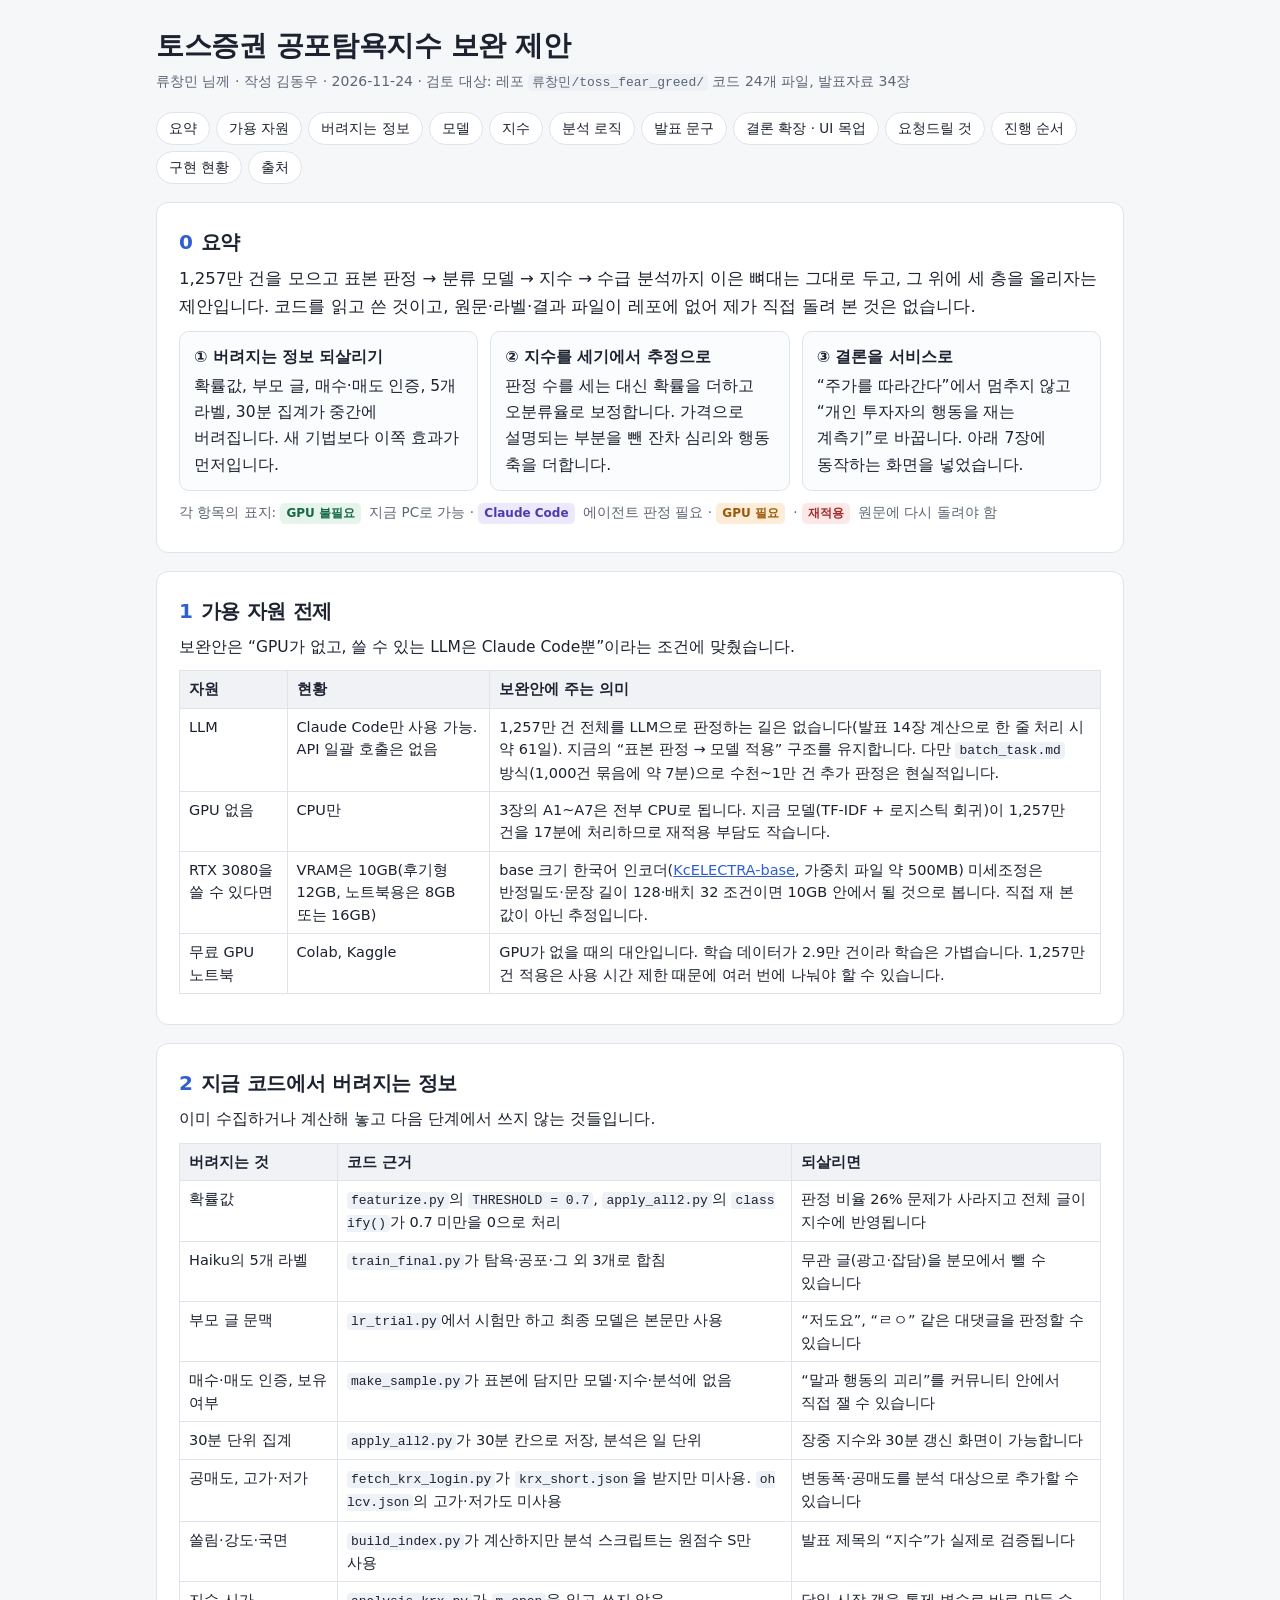
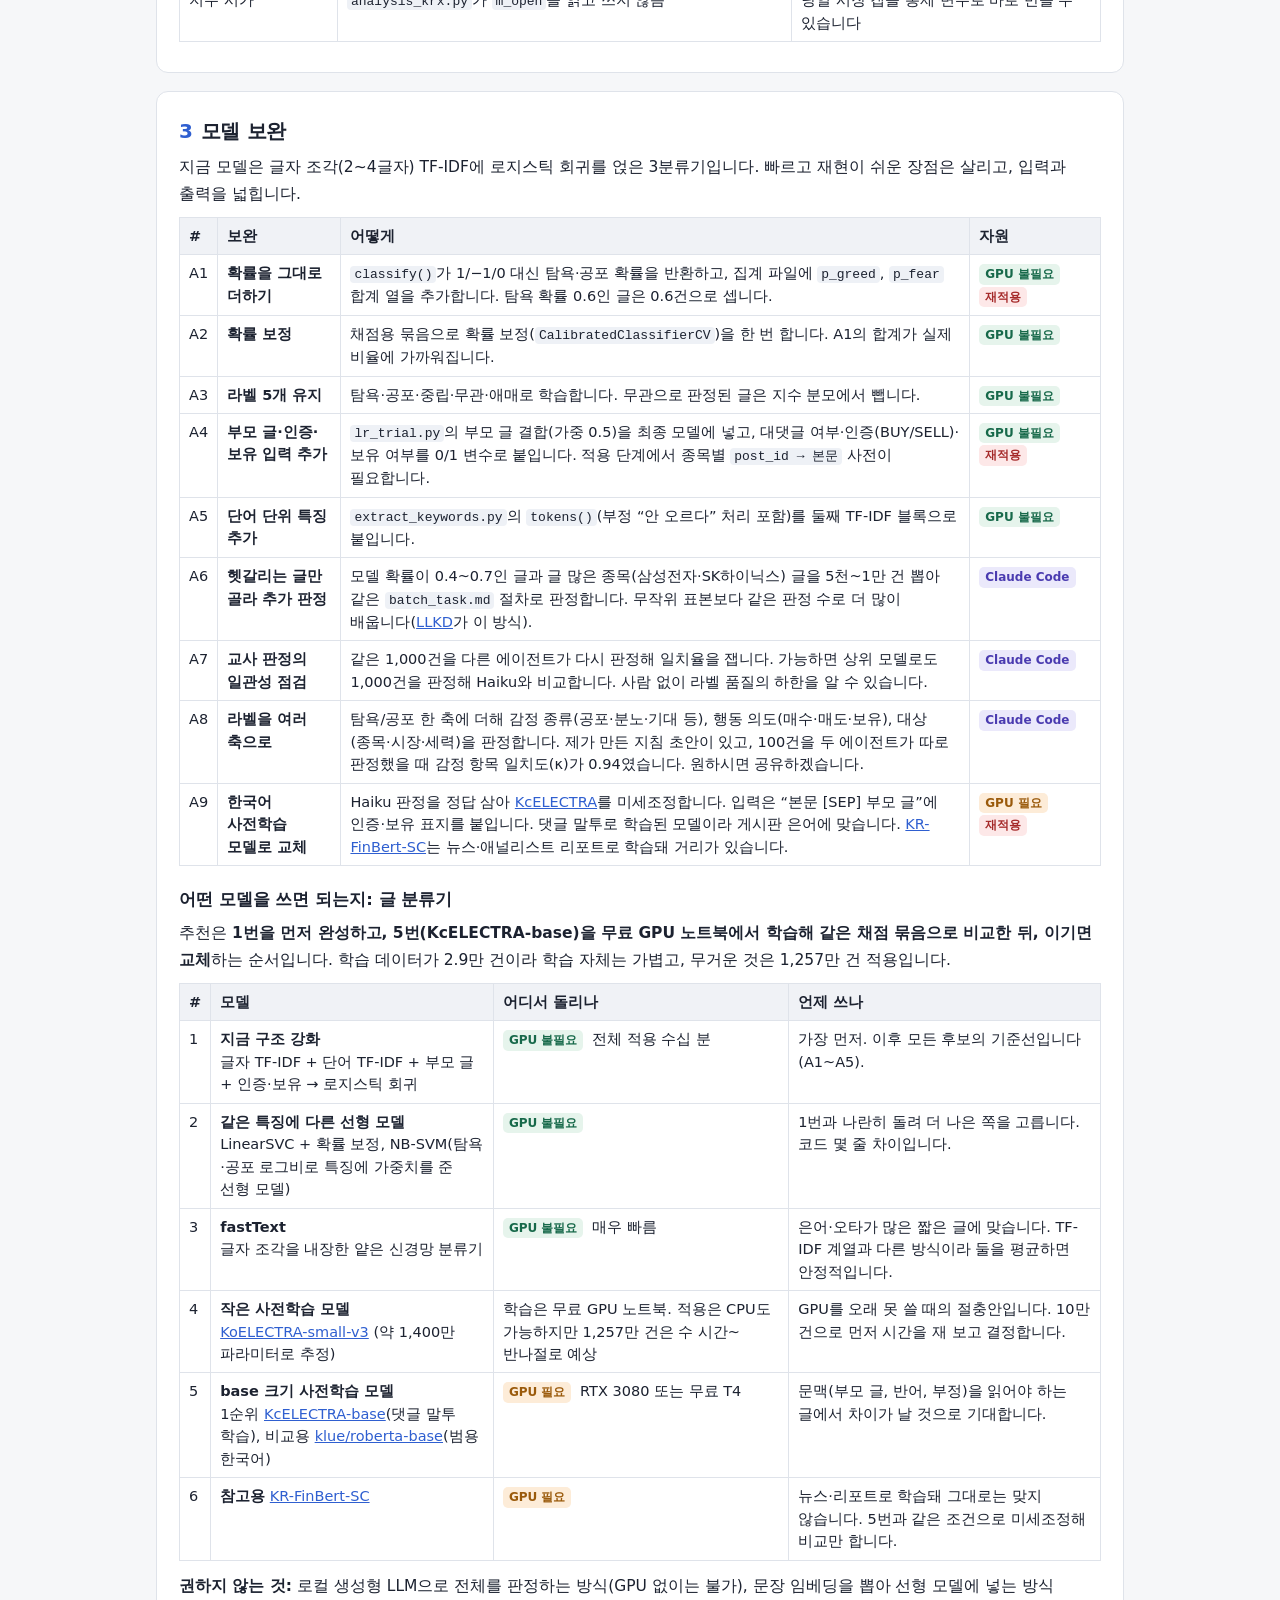
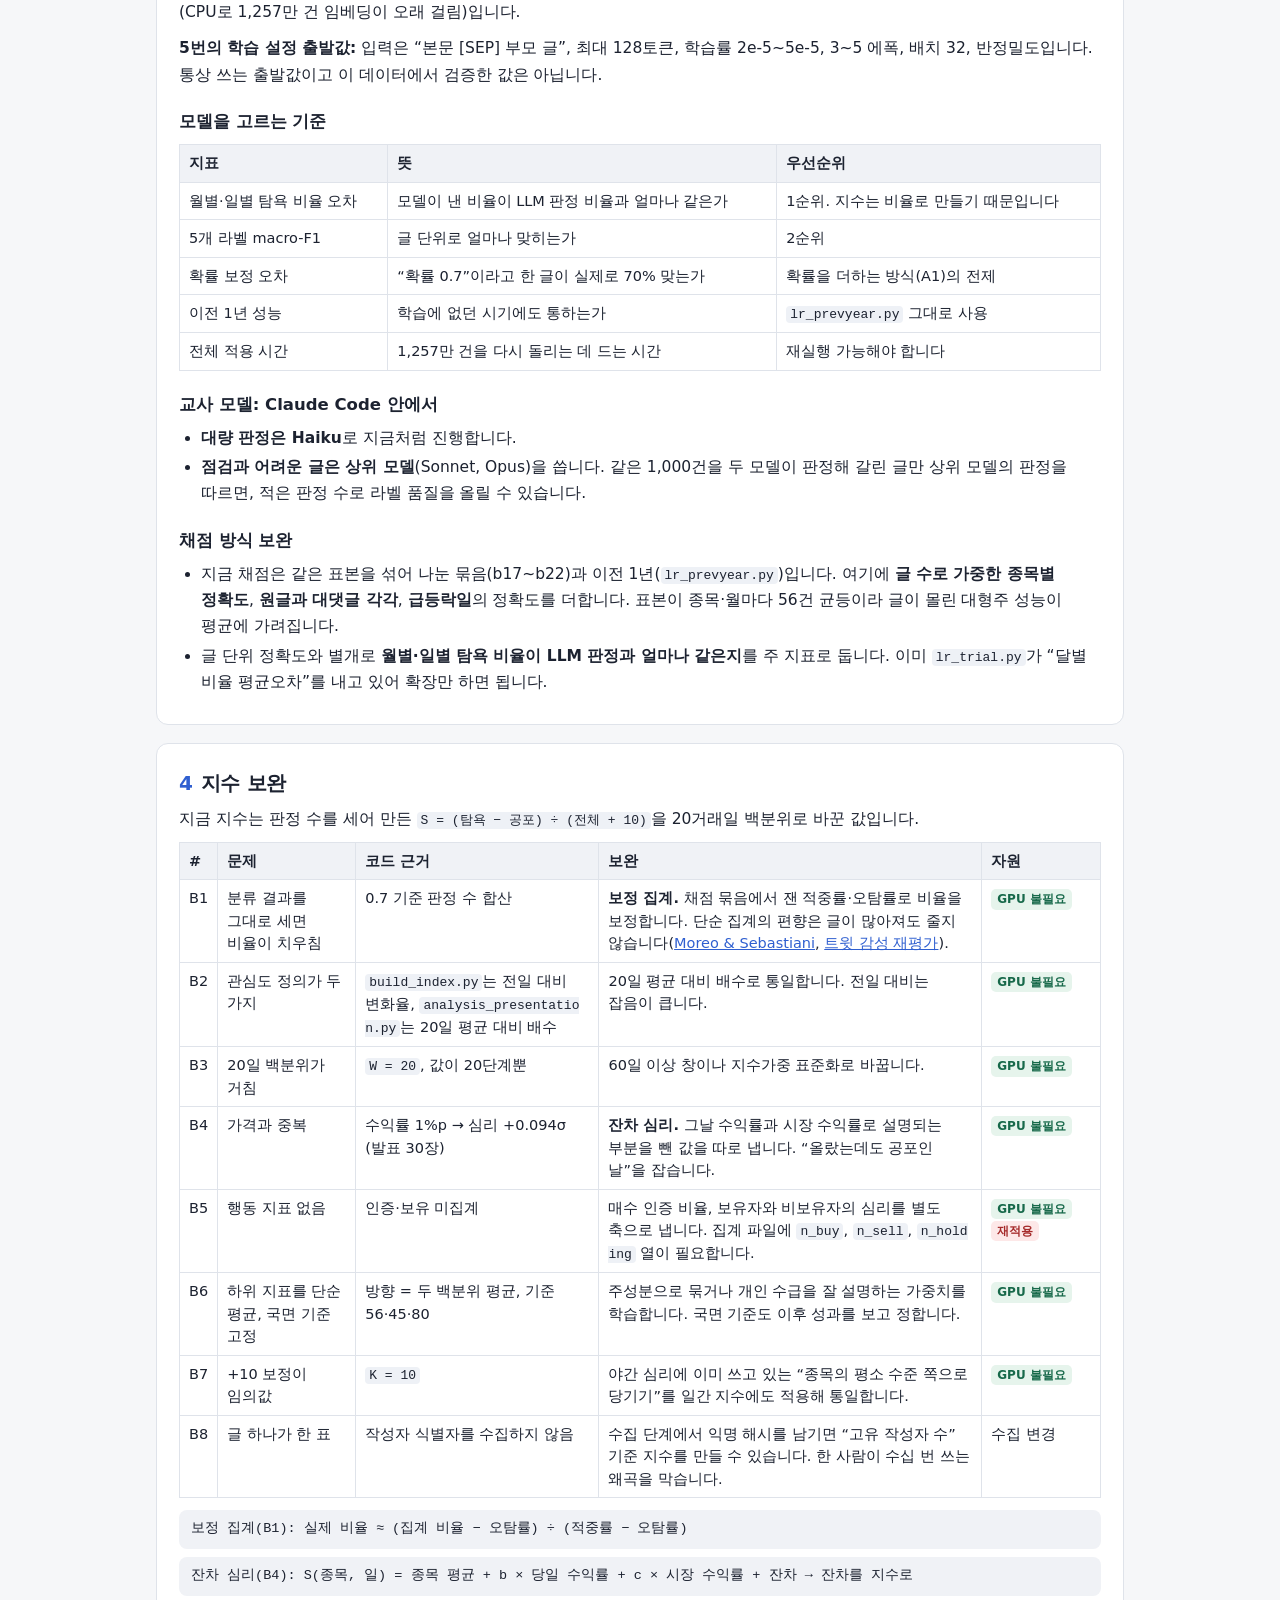
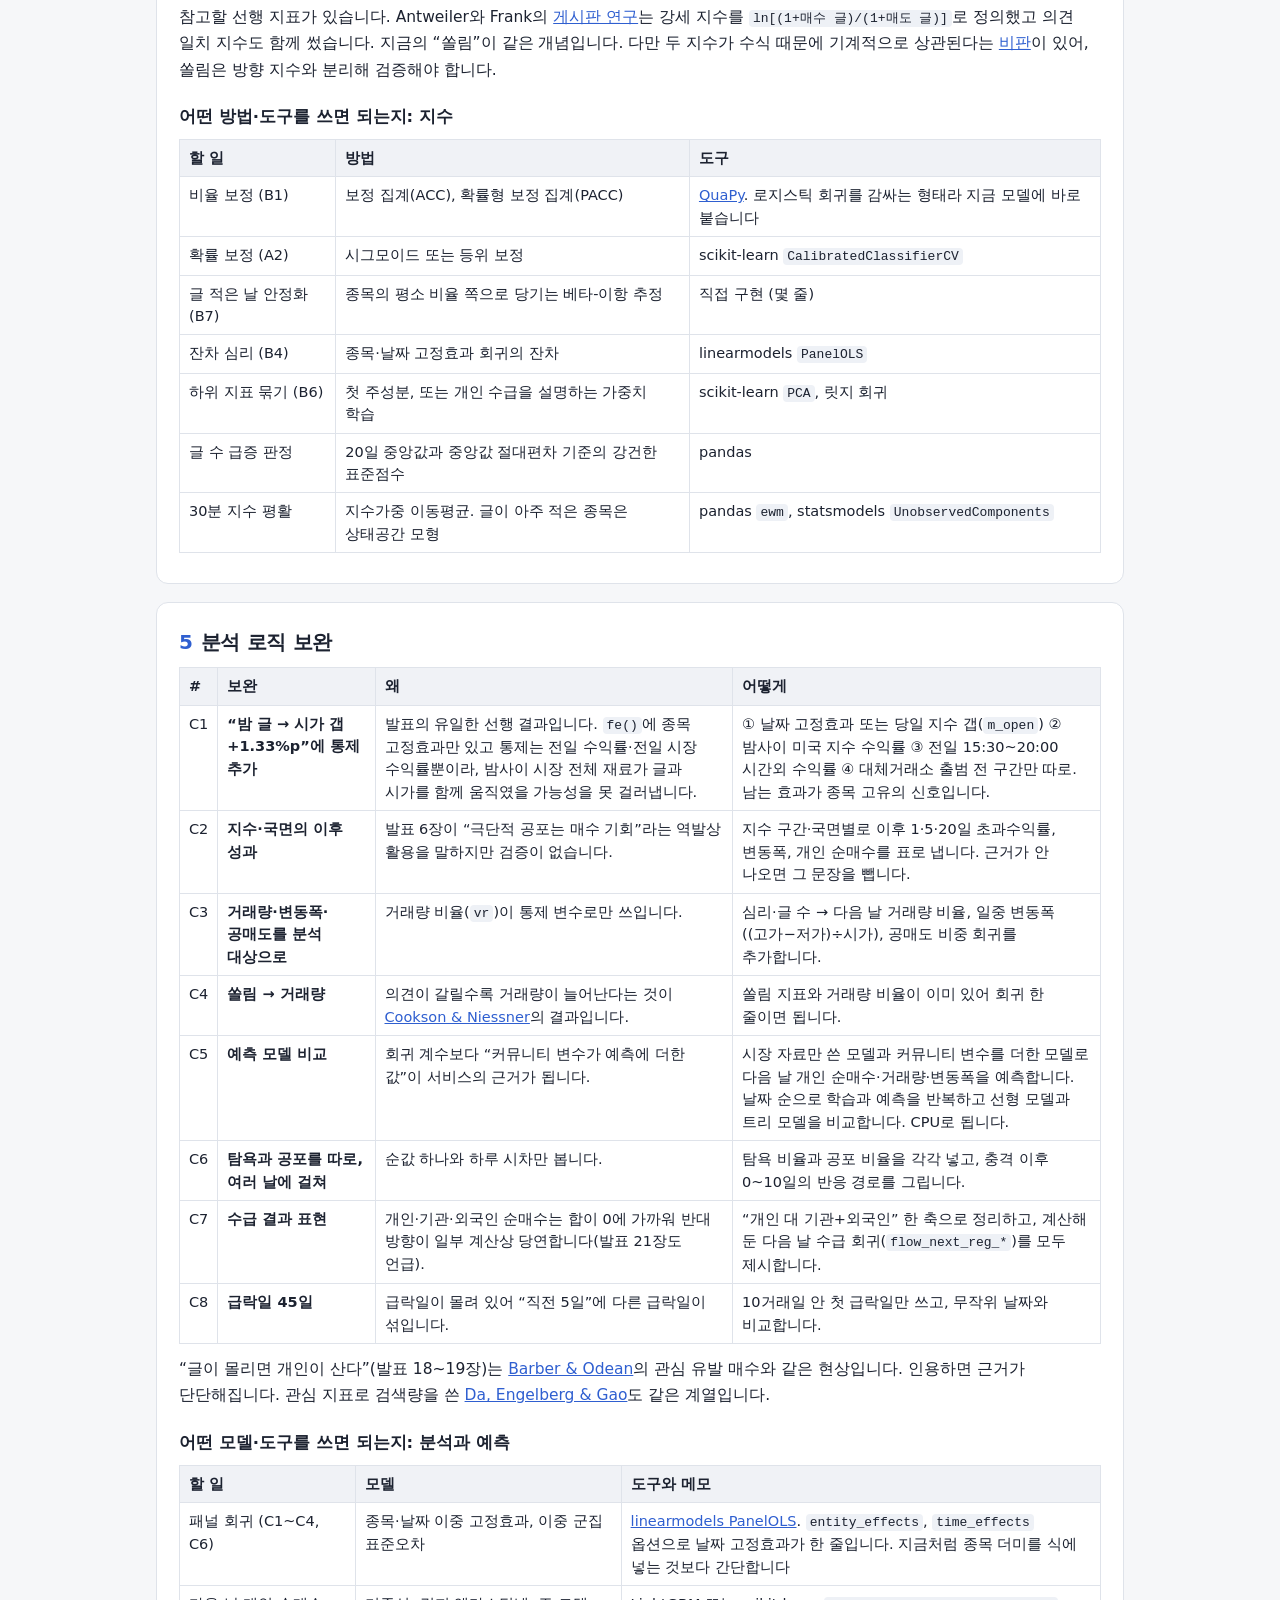
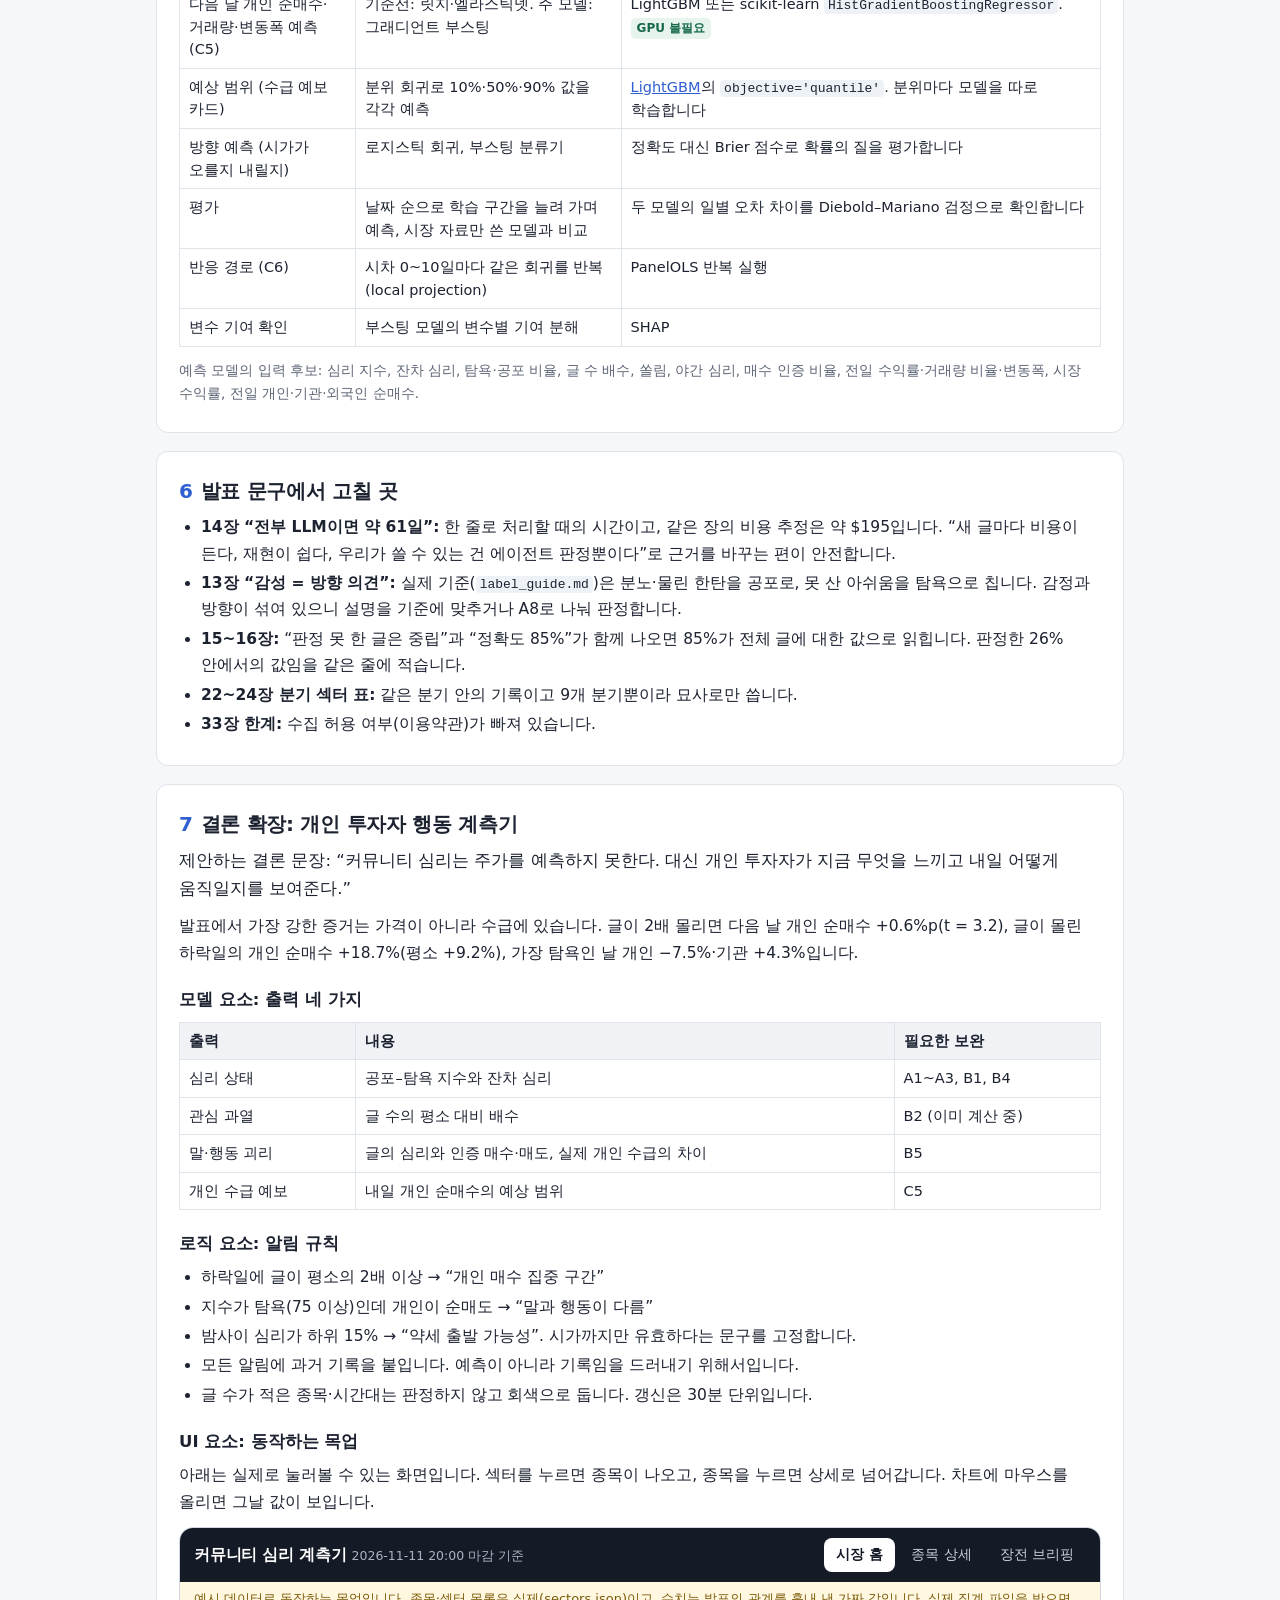
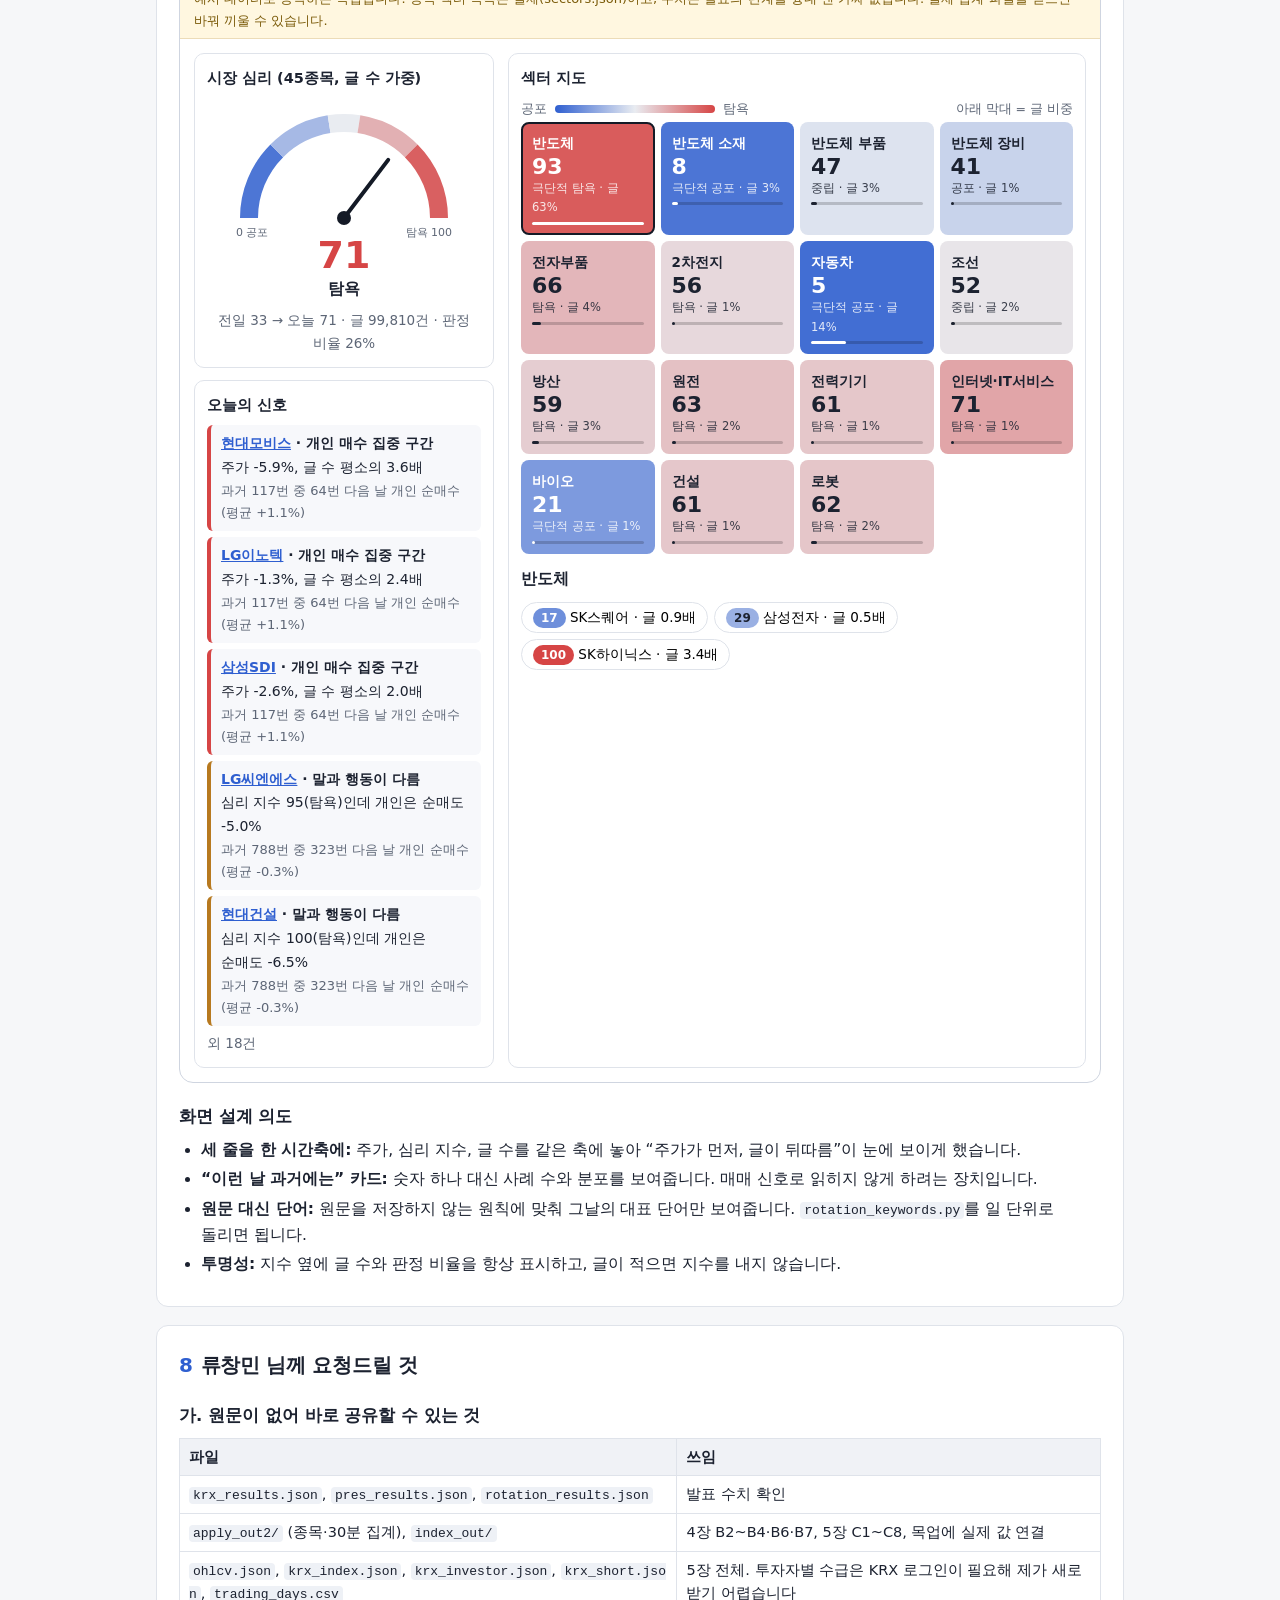
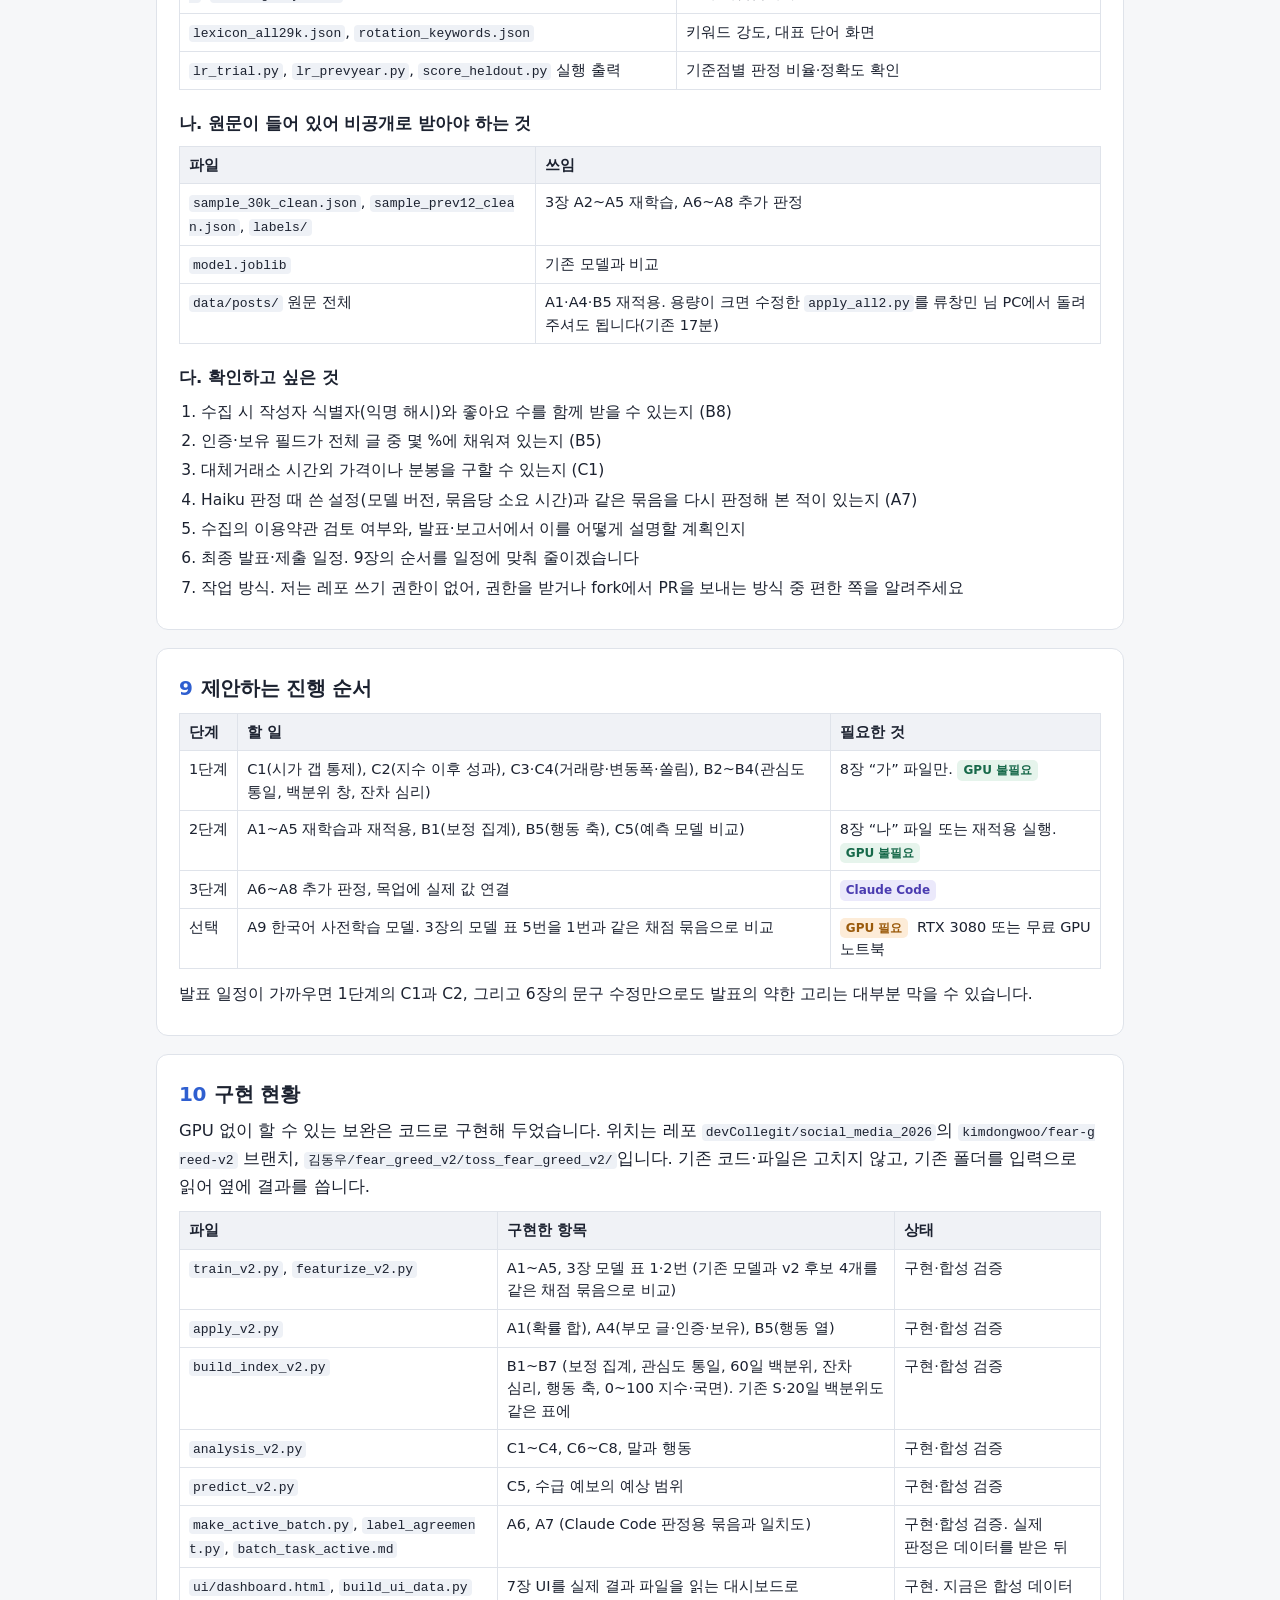
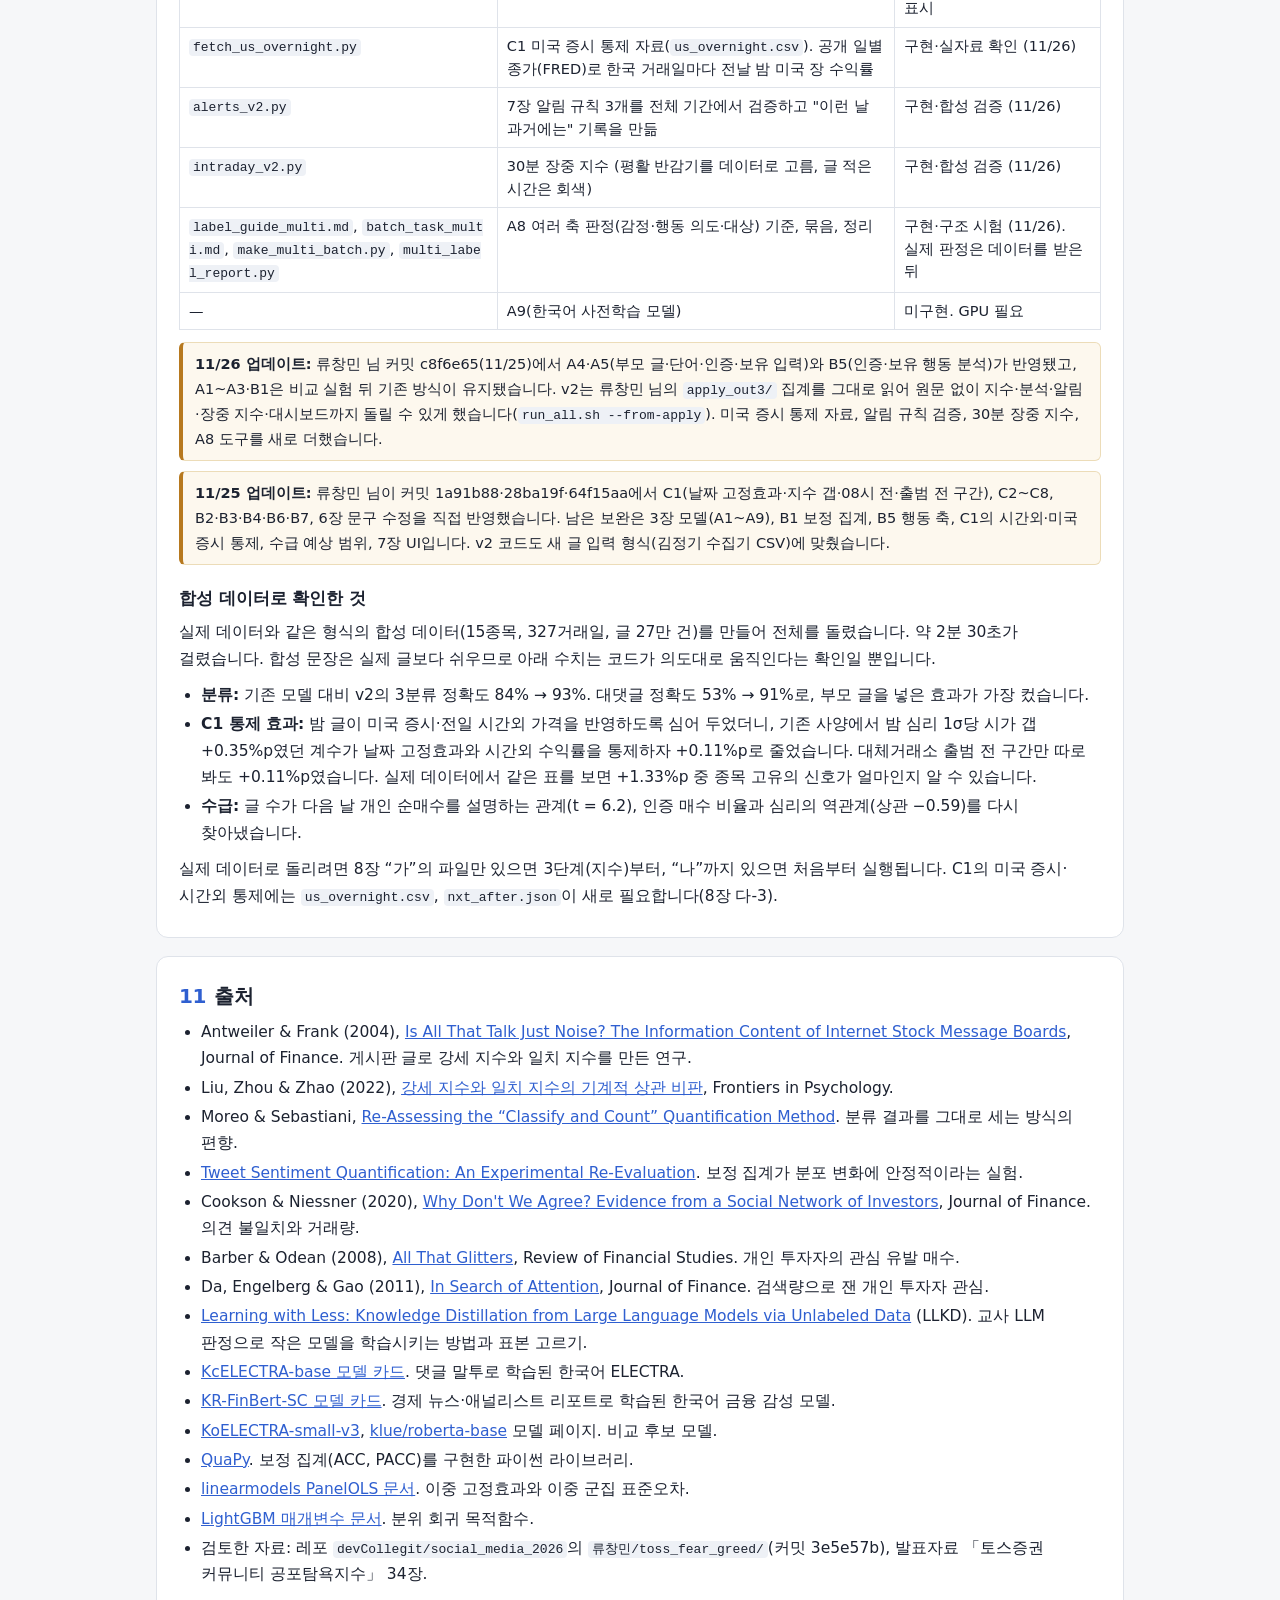
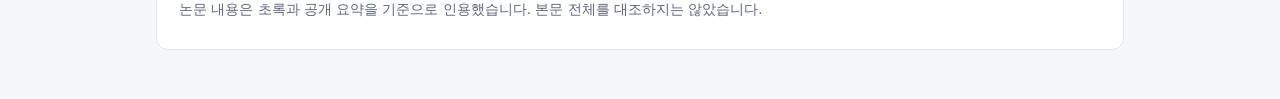
<file: 김동우/fear_greed_v2/docs/공포탐욕지수_보완제안.html>
<!doctype html>
<html lang="ko">
<head>
<meta charset="utf-8">
<meta name="viewport" content="width=device-width, initial-scale=1">
<title>토스증권 공포탐욕지수 보완 제안</title>
<style>
:root{
  --ink:#1c2230; --quiet:#5d6676; --rule:#dfe3ea; --bg:#f6f7f9; --card:#ffffff; --head:#f0f2f6;
  --accent:#2f5fd0; --fear:#2f5fd0; --greed:#d64545; --warn:#b7791f; --ok:#1f8a5b;
}
*{box-sizing:border-box}
body{margin:0;background:var(--bg);color:var(--ink);font-family:"Pretendard","Apple SD Gothic Neo","Malgun Gothic","Noto Sans KR",system-ui,sans-serif;font-size:15.5px;line-height:1.7;word-break:keep-all}
.wrap{max-width:1000px;margin:0 auto;padding:28px 16px 80px}
header h1{font-size:28px;line-height:1.3;margin:0 0 6px;letter-spacing:-.4px}
header .meta{color:var(--quiet);font-size:14px}
nav{display:flex;flex-wrap:wrap;gap:6px;margin:18px 0 8px}
nav a{font-size:13.5px;text-decoration:none;color:var(--ink);background:var(--card);border:1px solid var(--rule);border-radius:999px;padding:4px 12px}
nav a:hover{border-color:var(--accent);color:var(--accent)}
section{background:var(--card);border:1px solid var(--rule);border-radius:12px;padding:22px 22px 18px;margin-top:18px}
h2{font-size:20px;margin:0 0 6px;letter-spacing:-.3px}
h2 .n{color:var(--accent);margin-right:8px}
h3{font-size:16.5px;margin:20px 0 6px}
p{margin:6px 0 10px}
.lead{font-size:16.5px}
.tbl{overflow-x:auto;margin:8px 0 12px}
table{border-collapse:collapse;width:100%;font-size:14.5px;line-height:1.55;min-width:560px}
th,td{border:1px solid var(--rule);padding:7px 9px;vertical-align:top;text-align:left}
th{background:var(--head);font-weight:600;white-space:nowrap}
code{font-family:ui-monospace,Menlo,Consolas,monospace;font-size:13px;background:#eef1f6;border-radius:4px;padding:1px 4px;word-break:break-all}
ul,ol{margin:6px 0 10px;padding-left:22px}
li{margin:3px 0}
a{color:var(--accent)}
.tag{display:inline-block;font-size:12px;font-weight:600;border-radius:5px;padding:0 6px;margin-right:4px;white-space:nowrap;line-height:1.7}
.tag.cpu{background:#e6f4ec;color:#17694a}.tag.cc{background:#ebe9fb;color:#4a3bb0}.tag.gpu{background:#fdecd8;color:#9a5a0b}.tag.req{background:#fde8e8;color:#a52a2a}
.cards{display:grid;grid-template-columns:repeat(auto-fit,minmax(230px,1fr));gap:12px;margin:10px 0}
.card{border:1px solid var(--rule);border-radius:10px;padding:12px 14px;background:#fbfcfe}
.card b.t{display:block;font-size:15.5px;margin-bottom:2px}
.note{background:#fdf8ee;border:1px solid #ecdcb8;border-left:4px solid var(--warn);border-radius:6px;padding:9px 12px;margin:10px 0;font-size:14.5px}
.formula{background:var(--head);border-radius:8px;padding:8px 12px;margin:8px 0;font-family:ui-monospace,Menlo,Consolas,monospace;font-size:13.5px;overflow-x:auto;white-space:nowrap}
.small{font-size:13.5px;color:var(--quiet)}

/* ---------- UI 목업 ---------- */
.app{border:1px solid #cfd5e0;border-radius:14px;overflow:hidden;margin-top:12px;background:#fff}
.app-bar{display:flex;align-items:center;justify-content:space-between;gap:8px;flex-wrap:wrap;background:#141a26;color:#fff;padding:10px 14px}
.app-bar .brand{font-weight:700;letter-spacing:-.2px}
.app-bar .asof{font-size:12.5px;color:#aab3c5}
.tabs{display:flex;gap:4px}
.tabs button{font:inherit;font-size:14px;border:0;border-radius:8px;padding:5px 12px;background:transparent;color:#c8cfdc;cursor:pointer}
.tabs button.on{background:#fff;color:#141a26;font-weight:600}
.sample{background:#fff7e0;color:#7a5a08;font-size:13px;padding:6px 14px;border-bottom:1px solid #ecdcb8}
.view{display:none;padding:14px}
.view.on{display:block}
.grid2{display:grid;grid-template-columns:minmax(240px,300px) 1fr;gap:14px}
@media(max-width:760px){.grid2{grid-template-columns:1fr}}
.panel{border:1px solid var(--rule);border-radius:10px;padding:12px}
.panel h4{margin:0 0 8px;font-size:14.5px}
.gauge-val{font-size:38px;font-weight:700;line-height:1;text-align:center;margin-top:-6px}
.gauge-zone{text-align:center;font-weight:600;margin-top:2px}
.sig{border-left:4px solid var(--quiet);background:#f7f8fb;border-radius:6px;padding:7px 10px;margin:6px 0;font-size:14px}
.sig b{display:block}
.sig.buy{border-color:var(--greed)}.sig.gap{border-color:var(--warn)}.sig.fear{border-color:var(--fear)}.sig.heat{border-color:#7a4bd0}
.sig .hist{color:var(--quiet);font-size:13px}
.sig a{cursor:pointer;text-decoration:underline}
.tiles{display:grid;grid-template-columns:repeat(auto-fill,minmax(128px,1fr));gap:6px}
.tile{border-radius:8px;padding:8px 9px;cursor:pointer;border:2px solid transparent;min-height:74px}
.tile.on{border-color:#141a26}
.tile .nm{font-size:13.5px;font-weight:600}
.tile .ix{font-size:22px;font-weight:700;line-height:1.1}
.tile .sh{font-size:11.5px;opacity:.85}
.tile .bar{height:3px;background:rgba(0,0,0,.18);border-radius:2px;margin-top:4px}
.tile .bar i{display:block;height:3px;background:currentColor;border-radius:2px}
.legend{display:flex;align-items:center;gap:8px;font-size:12.5px;color:var(--quiet);margin:8px 0 2px}
.legend .grad{flex:0 0 160px;height:8px;border-radius:4px;background:linear-gradient(90deg,#2f5fd0,#e9ecf1,#d64545)}
.stocks{display:flex;flex-wrap:wrap;gap:6px;margin-top:10px}
.stocks button,.chip{font:inherit;font-size:13.5px;border:1px solid var(--rule);background:#fff;border-radius:999px;padding:3px 11px;cursor:pointer}
.stocks button:hover{border-color:var(--accent);color:var(--accent)}
.chip{cursor:default;background:#f3f5f9}
.row{display:flex;flex-wrap:wrap;gap:8px;align-items:center;margin-bottom:10px}
select,.seg button{font:inherit;font-size:14px}
select{padding:5px 8px;border:1px solid #c5ccd8;border-radius:8px;background:#fff}
.seg{display:inline-flex;border:1px solid #c5ccd8;border-radius:8px;overflow:hidden}
.seg button{border:0;background:#fff;padding:5px 11px;cursor:pointer}
.seg button.on{background:#141a26;color:#fff}
.kpis{display:grid;grid-template-columns:repeat(auto-fit,minmax(150px,1fr));gap:8px;margin-bottom:10px}
.kpi{border:1px solid var(--rule);border-radius:10px;padding:8px 11px}
.kpi .l{font-size:12.5px;color:var(--quiet)}
.kpi .v{font-size:22px;font-weight:700;line-height:1.25}
.kpi .s{font-size:12.5px;color:var(--quiet)}
.chartbox{position:relative;border:1px solid var(--rule);border-radius:10px;padding:6px 4px 2px}
.chartbox svg{display:block;width:100%;height:auto}
.tip{position:absolute;pointer-events:none;background:#141a26;color:#fff;font-size:12.5px;line-height:1.5;border-radius:6px;padding:6px 9px;display:none;white-space:nowrap;z-index:2}
.below{display:grid;grid-template-columns:1fr 1fr;gap:12px;margin-top:12px}
@media(max-width:760px){.below{grid-template-columns:1fr}}
.big{font-size:24px;font-weight:700}
.btable{width:100%;min-width:0;font-size:14px}
.btable td,.btable th{padding:5px 8px}
.btable tr{cursor:pointer}
.btable tr:hover td{background:#f5f7fb}
.pill{display:inline-block;border-radius:999px;font-size:12px;font-weight:600;padding:0 8px;color:#fff}
</style>
</head>
<body>
<div class="wrap">

<header>
  <h1>토스증권 공포탐욕지수 보완 제안</h1>
  <div class="meta">류창민 님께 · 작성 김동우 · 2026-11-24 · 검토 대상: 레포 <code>류창민/toss_fear_greed/</code> 코드 24개 파일, 발표자료 34장</div>
</header>

<nav>
  <a href="#s0">요약</a><a href="#s1">가용 자원</a><a href="#s2">버려지는 정보</a><a href="#s3">모델</a><a href="#s4">지수</a>
  <a href="#s5">분석 로직</a><a href="#s6">발표 문구</a><a href="#s7">결론 확장 · UI 목업</a><a href="#s8">요청드릴 것</a><a href="#s9">진행 순서</a><a href="#s10">구현 현황</a><a href="#s11">출처</a>
</nav>

<section id="s0">
  <h2><span class="n">0</span>요약</h2>
  <p class="lead">1,257만 건을 모으고 표본 판정 → 분류 모델 → 지수 → 수급 분석까지 이은 뼈대는 그대로 두고, 그 위에 세 층을 올리자는 제안입니다. 코드를 읽고 쓴 것이고, 원문·라벨·결과 파일이 레포에 없어 제가 직접 돌려 본 것은 없습니다.</p>
  <div class="cards">
    <div class="card"><b class="t">① 버려지는 정보 되살리기</b>확률값, 부모 글, 매수·매도 인증, 5개 라벨, 30분 집계가 중간에 버려집니다. 새 기법보다 이쪽 효과가 먼저입니다.</div>
    <div class="card"><b class="t">② 지수를 세기에서 추정으로</b>판정 수를 세는 대신 확률을 더하고 오분류율로 보정합니다. 가격으로 설명되는 부분을 뺀 잔차 심리와 행동 축을 더합니다.</div>
    <div class="card"><b class="t">③ 결론을 서비스로</b>“주가를 따라간다”에서 멈추지 않고 “개인 투자자의 행동을 재는 계측기”로 바꿉니다. 아래 7장에 동작하는 화면을 넣었습니다.</div>
  </div>
  <p class="small">각 항목의 표지: <span class="tag cpu">GPU 불필요</span> 지금 PC로 가능 · <span class="tag cc">Claude Code</span> 에이전트 판정 필요 · <span class="tag gpu">GPU 필요</span> · <span class="tag req">재적용</span> 원문에 다시 돌려야 함</p>
</section>

<section id="s1">
  <h2><span class="n">1</span>가용 자원 전제</h2>
  <p>보완안은 “GPU가 없고, 쓸 수 있는 LLM은 Claude Code뿐”이라는 조건에 맞췄습니다.</p>
  <div class="tbl"><table>
    <thead><tr><th>자원</th><th>현황</th><th>보완안에 주는 의미</th></tr></thead>
    <tbody>
      <tr><td>LLM</td><td>Claude Code만 사용 가능. API 일괄 호출은 없음</td><td>1,257만 건 전체를 LLM으로 판정하는 길은 없습니다(발표 14장 계산으로 한 줄 처리 시 약 61일). 지금의 “표본 판정 → 모델 적용” 구조를 유지합니다. 다만 <code>batch_task.md</code> 방식(1,000건 묶음에 약 7분)으로 수천~1만 건 추가 판정은 현실적입니다.</td></tr>
      <tr><td>GPU 없음</td><td>CPU만</td><td>3장의 A1~A7은 전부 CPU로 됩니다. 지금 모델(TF-IDF + 로지스틱 회귀)이 1,257만 건을 17분에 처리하므로 재적용 부담도 작습니다.</td></tr>
      <tr><td>RTX 3080을 쓸 수 있다면</td><td>VRAM은 10GB(후기형 12GB, 노트북용은 8GB 또는 16GB)</td><td>base 크기 한국어 인코더(<a href="https://huggingface.co/beomi/KcELECTRA-base">KcELECTRA-base</a>, 가중치 파일 약 500MB) 미세조정은 반정밀도·문장 길이 128·배치 32 조건이면 10GB 안에서 될 것으로 봅니다. 직접 재 본 값이 아닌 추정입니다.</td></tr>
      <tr><td>무료 GPU 노트북</td><td>Colab, Kaggle</td><td>GPU가 없을 때의 대안입니다. 학습 데이터가 2.9만 건이라 학습은 가볍습니다. 1,257만 건 적용은 사용 시간 제한 때문에 여러 번에 나눠야 할 수 있습니다.</td></tr>
    </tbody>
  </table></div>
</section>

<section id="s2">
  <h2><span class="n">2</span>지금 코드에서 버려지는 정보</h2>
  <p>이미 수집하거나 계산해 놓고 다음 단계에서 쓰지 않는 것들입니다.</p>
  <div class="tbl"><table>
    <thead><tr><th>버려지는 것</th><th>코드 근거</th><th>되살리면</th></tr></thead>
    <tbody>
      <tr><td>확률값</td><td><code>featurize.py</code>의 <code>THRESHOLD = 0.7</code>, <code>apply_all2.py</code>의 <code>classify()</code>가 0.7 미만을 0으로 처리</td><td>판정 비율 26% 문제가 사라지고 전체 글이 지수에 반영됩니다</td></tr>
      <tr><td>Haiku의 5개 라벨</td><td><code>train_final.py</code>가 탐욕·공포·그 외 3개로 합침</td><td>무관 글(광고·잡담)을 분모에서 뺄 수 있습니다</td></tr>
      <tr><td>부모 글 문맥</td><td><code>lr_trial.py</code>에서 시험만 하고 최종 모델은 본문만 사용</td><td>“저도요”, “ㄹㅇ” 같은 대댓글을 판정할 수 있습니다</td></tr>
      <tr><td>매수·매도 인증, 보유 여부</td><td><code>make_sample.py</code>가 표본에 담지만 모델·지수·분석에 없음</td><td>“말과 행동의 괴리”를 커뮤니티 안에서 직접 잴 수 있습니다</td></tr>
      <tr><td>30분 단위 집계</td><td><code>apply_all2.py</code>가 30분 칸으로 저장, 분석은 일 단위</td><td>장중 지수와 30분 갱신 화면이 가능합니다</td></tr>
      <tr><td>공매도, 고가·저가</td><td><code>fetch_krx_login.py</code>가 <code>krx_short.json</code>을 받지만 미사용. <code>ohlcv.json</code>의 고가·저가도 미사용</td><td>변동폭·공매도를 분석 대상으로 추가할 수 있습니다</td></tr>
      <tr><td>쏠림·강도·국면</td><td><code>build_index.py</code>가 계산하지만 분석 스크립트는 원점수 S만 사용</td><td>발표 제목의 “지수”가 실제로 검증됩니다</td></tr>
      <tr><td>지수 시가</td><td><code>analysis_krx.py</code>가 <code>m_open</code>을 읽고 쓰지 않음</td><td>당일 시장 갭을 통제 변수로 바로 만들 수 있습니다</td></tr>
    </tbody>
  </table></div>
</section>

<section id="s3">
  <h2><span class="n">3</span>모델 보완</h2>
  <p>지금 모델은 글자 조각(2~4글자) TF-IDF에 로지스틱 회귀를 얹은 3분류기입니다. 빠르고 재현이 쉬운 장점은 살리고, 입력과 출력을 넓힙니다.</p>
  <div class="tbl"><table>
    <thead><tr><th>#</th><th>보완</th><th>어떻게</th><th>자원</th></tr></thead>
    <tbody>
      <tr><td>A1</td><td><b>확률을 그대로 더하기</b></td><td><code>classify()</code>가 1/−1/0 대신 탐욕·공포 확률을 반환하고, 집계 파일에 <code>p_greed</code>, <code>p_fear</code> 합계 열을 추가합니다. 탐욕 확률 0.6인 글은 0.6건으로 셉니다.</td><td><span class="tag cpu">GPU 불필요</span><span class="tag req">재적용</span></td></tr>
      <tr><td>A2</td><td><b>확률 보정</b></td><td>채점용 묶음으로 확률 보정(<code>CalibratedClassifierCV</code>)을 한 번 합니다. A1의 합계가 실제 비율에 가까워집니다.</td><td><span class="tag cpu">GPU 불필요</span></td></tr>
      <tr><td>A3</td><td><b>라벨 5개 유지</b></td><td>탐욕·공포·중립·무관·애매로 학습합니다. 무관으로 판정된 글은 지수 분모에서 뺍니다.</td><td><span class="tag cpu">GPU 불필요</span></td></tr>
      <tr><td>A4</td><td><b>부모 글·인증·보유 입력 추가</b></td><td><code>lr_trial.py</code>의 부모 글 결합(가중 0.5)을 최종 모델에 넣고, 대댓글 여부·인증(BUY/SELL)·보유 여부를 0/1 변수로 붙입니다. 적용 단계에서 종목별 <code>post_id → 본문</code> 사전이 필요합니다.</td><td><span class="tag cpu">GPU 불필요</span><span class="tag req">재적용</span></td></tr>
      <tr><td>A5</td><td><b>단어 단위 특징 추가</b></td><td><code>extract_keywords.py</code>의 <code>tokens()</code>(부정 “안 오르다” 처리 포함)를 둘째 TF-IDF 블록으로 붙입니다.</td><td><span class="tag cpu">GPU 불필요</span></td></tr>
      <tr><td>A6</td><td><b>헷갈리는 글만 골라 추가 판정</b></td><td>모델 확률이 0.4~0.7인 글과 글 많은 종목(삼성전자·SK하이닉스) 글을 5천~1만 건 뽑아 같은 <code>batch_task.md</code> 절차로 판정합니다. 무작위 표본보다 같은 판정 수로 더 많이 배웁니다(<a href="https://arxiv.org/html/2411.08028v3">LLKD</a>가 이 방식).</td><td><span class="tag cc">Claude Code</span></td></tr>
      <tr><td>A7</td><td><b>교사 판정의 일관성 점검</b></td><td>같은 1,000건을 다른 에이전트가 다시 판정해 일치율을 잽니다. 가능하면 상위 모델로도 1,000건을 판정해 Haiku와 비교합니다. 사람 없이 라벨 품질의 하한을 알 수 있습니다.</td><td><span class="tag cc">Claude Code</span></td></tr>
      <tr><td>A8</td><td><b>라벨을 여러 축으로</b></td><td>탐욕/공포 한 축에 더해 감정 종류(공포·분노·기대 등), 행동 의도(매수·매도·보유), 대상(종목·시장·세력)을 판정합니다. 제가 만든 지침 초안이 있고, 100건을 두 에이전트가 따로 판정했을 때 감정 항목 일치도(κ)가 0.94였습니다. 원하시면 공유하겠습니다.</td><td><span class="tag cc">Claude Code</span></td></tr>
      <tr><td>A9</td><td><b>한국어 사전학습 모델로 교체</b></td><td>Haiku 판정을 정답 삼아 <a href="https://huggingface.co/beomi/KcELECTRA-base">KcELECTRA</a>를 미세조정합니다. 입력은 “본문 [SEP] 부모 글”에 인증·보유 표지를 붙입니다. 댓글 말투로 학습된 모델이라 게시판 은어에 맞습니다. <a href="https://huggingface.co/snunlp/KR-FinBert-SC">KR-FinBert-SC</a>는 뉴스·애널리스트 리포트로 학습돼 거리가 있습니다.</td><td><span class="tag gpu">GPU 필요</span><span class="tag req">재적용</span></td></tr>
    </tbody>
  </table></div>
  <h3>어떤 모델을 쓰면 되는지: 글 분류기</h3>
  <p>추천은 <b>1번을 먼저 완성하고, 5번(KcELECTRA-base)을 무료 GPU 노트북에서 학습해 같은 채점 묶음으로 비교한 뒤, 이기면 교체</b>하는 순서입니다. 학습 데이터가 2.9만 건이라 학습 자체는 가볍고, 무거운 것은 1,257만 건 적용입니다.</p>
  <div class="tbl"><table>
    <thead><tr><th>#</th><th>모델</th><th>어디서 돌리나</th><th>언제 쓰나</th></tr></thead>
    <tbody>
      <tr><td>1</td><td><b>지금 구조 강화</b><br>글자 TF-IDF + 단어 TF-IDF + 부모 글 + 인증·보유 → 로지스틱 회귀</td><td><span class="tag cpu">GPU 불필요</span> 전체 적용 수십 분</td><td>가장 먼저. 이후 모든 후보의 기준선입니다 (A1~A5).</td></tr>
      <tr><td>2</td><td><b>같은 특징에 다른 선형 모델</b><br>LinearSVC + 확률 보정, NB-SVM(탐욕·공포 로그비로 특징에 가중치를 준 선형 모델)</td><td><span class="tag cpu">GPU 불필요</span></td><td>1번과 나란히 돌려 더 나은 쪽을 고릅니다. 코드 몇 줄 차이입니다.</td></tr>
      <tr><td>3</td><td><b>fastText</b><br>글자 조각을 내장한 얕은 신경망 분류기</td><td><span class="tag cpu">GPU 불필요</span> 매우 빠름</td><td>은어·오타가 많은 짧은 글에 맞습니다. TF-IDF 계열과 다른 방식이라 둘을 평균하면 안정적입니다.</td></tr>
      <tr><td>4</td><td><b>작은 사전학습 모델</b><br><a href="https://huggingface.co/monologg/koelectra-small-v3-discriminator">KoELECTRA-small-v3</a> (약 1,400만 파라미터로 추정)</td><td>학습은 무료 GPU 노트북. 적용은 CPU도 가능하지만 1,257만 건은 수 시간~반나절로 예상</td><td>GPU를 오래 못 쓸 때의 절충안입니다. 10만 건으로 먼저 시간을 재 보고 결정합니다.</td></tr>
      <tr><td>5</td><td><b>base 크기 사전학습 모델</b><br>1순위 <a href="https://huggingface.co/beomi/KcELECTRA-base">KcELECTRA-base</a>(댓글 말투 학습), 비교용 <a href="https://huggingface.co/klue/roberta-base">klue/roberta-base</a>(범용 한국어)</td><td><span class="tag gpu">GPU 필요</span> RTX 3080 또는 무료 T4</td><td>문맥(부모 글, 반어, 부정)을 읽어야 하는 글에서 차이가 날 것으로 기대합니다.</td></tr>
      <tr><td>6</td><td><b>참고용</b> <a href="https://huggingface.co/snunlp/KR-FinBert-SC">KR-FinBert-SC</a></td><td><span class="tag gpu">GPU 필요</span></td><td>뉴스·리포트로 학습돼 그대로는 맞지 않습니다. 5번과 같은 조건으로 미세조정해 비교만 합니다.</td></tr>
    </tbody>
  </table></div>
  <p><b>권하지 않는 것:</b> 로컬 생성형 LLM으로 전체를 판정하는 방식(GPU 없이는 불가), 문장 임베딩을 뽑아 선형 모델에 넣는 방식(CPU로 1,257만 건 임베딩이 오래 걸림)입니다.</p>
  <p><b>5번의 학습 설정 출발값:</b> 입력은 “본문 [SEP] 부모 글”, 최대 128토큰, 학습률 2e-5~5e-5, 3~5 에폭, 배치 32, 반정밀도입니다. 통상 쓰는 출발값이고 이 데이터에서 검증한 값은 아닙니다.</p>
  <h3>모델을 고르는 기준</h3>
  <div class="tbl"><table>
    <thead><tr><th>지표</th><th>뜻</th><th>우선순위</th></tr></thead>
    <tbody>
      <tr><td>월별·일별 탐욕 비율 오차</td><td>모델이 낸 비율이 LLM 판정 비율과 얼마나 같은가</td><td>1순위. 지수는 비율로 만들기 때문입니다</td></tr>
      <tr><td>5개 라벨 macro-F1</td><td>글 단위로 얼마나 맞히는가</td><td>2순위</td></tr>
      <tr><td>확률 보정 오차</td><td>“확률 0.7”이라고 한 글이 실제로 70% 맞는가</td><td>확률을 더하는 방식(A1)의 전제</td></tr>
      <tr><td>이전 1년 성능</td><td>학습에 없던 시기에도 통하는가</td><td><code>lr_prevyear.py</code> 그대로 사용</td></tr>
      <tr><td>전체 적용 시간</td><td>1,257만 건을 다시 돌리는 데 드는 시간</td><td>재실행 가능해야 합니다</td></tr>
    </tbody>
  </table></div>
  <h3>교사 모델: Claude Code 안에서</h3>
  <ul>
    <li><b>대량 판정은 Haiku</b>로 지금처럼 진행합니다.</li>
    <li><b>점검과 어려운 글은 상위 모델</b>(Sonnet, Opus)을 씁니다. 같은 1,000건을 두 모델이 판정해 갈린 글만 상위 모델의 판정을 따르면, 적은 판정 수로 라벨 품질을 올릴 수 있습니다.</li>
  </ul>
  <h3>채점 방식 보완</h3>
  <ul>
    <li>지금 채점은 같은 표본을 섞어 나눈 묶음(b17~b22)과 이전 1년(<code>lr_prevyear.py</code>)입니다. 여기에 <b>글 수로 가중한 종목별 정확도</b>, <b>원글과 대댓글 각각</b>, <b>급등락일</b>의 정확도를 더합니다. 표본이 종목·월마다 56건 균등이라 글이 몰린 대형주 성능이 평균에 가려집니다.</li>
    <li>글 단위 정확도와 별개로 <b>월별·일별 탐욕 비율이 LLM 판정과 얼마나 같은지</b>를 주 지표로 둡니다. 이미 <code>lr_trial.py</code>가 “달별 비율 평균오차”를 내고 있어 확장만 하면 됩니다.</li>
  </ul>
</section>

<section id="s4">
  <h2><span class="n">4</span>지수 보완</h2>
  <p>지금 지수는 판정 수를 세어 만든 <code>S = (탐욕 − 공포) ÷ (전체 + 10)</code>을 20거래일 백분위로 바꾼 값입니다.</p>
  <div class="tbl"><table>
    <thead><tr><th>#</th><th>문제</th><th>코드 근거</th><th>보완</th><th>자원</th></tr></thead>
    <tbody>
      <tr><td>B1</td><td>분류 결과를 그대로 세면 비율이 치우침</td><td>0.7 기준 판정 수 합산</td><td><b>보정 집계.</b> 채점 묶음에서 잰 적중률·오탐률로 비율을 보정합니다. 단순 집계의 편향은 글이 많아져도 줄지 않습니다(<a href="https://ar5iv.labs.arxiv.org/html/2011.02552">Moreo &amp; Sebastiani</a>, <a href="https://arxiv.org/pdf/2011.08091">트윗 감성 재평가</a>).</td><td><span class="tag cpu">GPU 불필요</span></td></tr>
      <tr><td>B2</td><td>관심도 정의가 두 가지</td><td><code>build_index.py</code>는 전일 대비 변화율, <code>analysis_presentation.py</code>는 20일 평균 대비 배수</td><td>20일 평균 대비 배수로 통일합니다. 전일 대비는 잡음이 큽니다.</td><td><span class="tag cpu">GPU 불필요</span></td></tr>
      <tr><td>B3</td><td>20일 백분위가 거침</td><td><code>W = 20</code>, 값이 20단계뿐</td><td>60일 이상 창이나 지수가중 표준화로 바꿉니다.</td><td><span class="tag cpu">GPU 불필요</span></td></tr>
      <tr><td>B4</td><td>가격과 중복</td><td>수익률 1%p → 심리 +0.094σ (발표 30장)</td><td><b>잔차 심리.</b> 그날 수익률과 시장 수익률로 설명되는 부분을 뺀 값을 따로 냅니다. “올랐는데도 공포인 날”을 잡습니다.</td><td><span class="tag cpu">GPU 불필요</span></td></tr>
      <tr><td>B5</td><td>행동 지표 없음</td><td>인증·보유 미집계</td><td>매수 인증 비율, 보유자와 비보유자의 심리를 별도 축으로 냅니다. 집계 파일에 <code>n_buy</code>, <code>n_sell</code>, <code>n_holding</code> 열이 필요합니다.</td><td><span class="tag cpu">GPU 불필요</span><span class="tag req">재적용</span></td></tr>
      <tr><td>B6</td><td>하위 지표를 단순 평균, 국면 기준 고정</td><td>방향 = 두 백분위 평균, 기준 56·45·80</td><td>주성분으로 묶거나 개인 수급을 잘 설명하는 가중치를 학습합니다. 국면 기준도 이후 성과를 보고 정합니다.</td><td><span class="tag cpu">GPU 불필요</span></td></tr>
      <tr><td>B7</td><td>+10 보정이 임의값</td><td><code>K = 10</code></td><td>야간 심리에 이미 쓰고 있는 “종목의 평소 수준 쪽으로 당기기”를 일간 지수에도 적용해 통일합니다.</td><td><span class="tag cpu">GPU 불필요</span></td></tr>
      <tr><td>B8</td><td>글 하나가 한 표</td><td>작성자 식별자를 수집하지 않음</td><td>수집 단계에서 익명 해시를 남기면 “고유 작성자 수” 기준 지수를 만들 수 있습니다. 한 사람이 수십 번 쓰는 왜곡을 막습니다.</td><td>수집 변경</td></tr>
    </tbody>
  </table></div>
  <div class="formula">보정 집계(B1): 실제 비율 ≈ (집계 비율 − 오탐률) ÷ (적중률 − 오탐률)</div>
  <div class="formula">잔차 심리(B4): S(종목, 일) = 종목 평균 + b × 당일 수익률 + c × 시장 수익률 + 잔차 → 잔차를 지수로</div>
  <p>참고할 선행 지표가 있습니다. Antweiler와 Frank의 <a href="https://wernerantweiler.ca/public/noise-a.pdf">게시판 연구</a>는 강세 지수를 <code>ln[(1+매수 글)/(1+매도 글)]</code>로 정의했고 의견 일치 지수도 함께 썼습니다. 지금의 “쏠림”이 같은 개념입니다. 다만 두 지수가 수식 때문에 기계적으로 상관된다는 <a href="https://www.frontiersin.org/articles/10.3389/fpsyg.2022.957323">비판</a>이 있어, 쏠림은 방향 지수와 분리해 검증해야 합니다.</p>
  <h3>어떤 방법·도구를 쓰면 되는지: 지수</h3>
  <div class="tbl"><table>
    <thead><tr><th>할 일</th><th>방법</th><th>도구</th></tr></thead>
    <tbody>
      <tr><td>비율 보정 (B1)</td><td>보정 집계(ACC), 확률형 보정 집계(PACC)</td><td><a href="https://www.github.com/HLT-ISTI/QuaPy">QuaPy</a>. 로지스틱 회귀를 감싸는 형태라 지금 모델에 바로 붙습니다</td></tr>
      <tr><td>확률 보정 (A2)</td><td>시그모이드 또는 등위 보정</td><td>scikit-learn <code>CalibratedClassifierCV</code></td></tr>
      <tr><td>글 적은 날 안정화 (B7)</td><td>종목의 평소 비율 쪽으로 당기는 베타-이항 추정</td><td>직접 구현 (몇 줄)</td></tr>
      <tr><td>잔차 심리 (B4)</td><td>종목·날짜 고정효과 회귀의 잔차</td><td>linearmodels <code>PanelOLS</code></td></tr>
      <tr><td>하위 지표 묶기 (B6)</td><td>첫 주성분, 또는 개인 수급을 설명하는 가중치 학습</td><td>scikit-learn <code>PCA</code>, 릿지 회귀</td></tr>
      <tr><td>글 수 급증 판정</td><td>20일 중앙값과 중앙값 절대편차 기준의 강건한 표준점수</td><td>pandas</td></tr>
      <tr><td>30분 지수 평활</td><td>지수가중 이동평균. 글이 아주 적은 종목은 상태공간 모형</td><td>pandas <code>ewm</code>, statsmodels <code>UnobservedComponents</code></td></tr>
    </tbody>
  </table></div>
</section>

<section id="s5">
  <h2><span class="n">5</span>분석 로직 보완</h2>
  <div class="tbl"><table>
    <thead><tr><th>#</th><th>보완</th><th>왜</th><th>어떻게</th></tr></thead>
    <tbody>
      <tr><td>C1</td><td><b>“밤 글 → 시가 갭 +1.33%p”에 통제 추가</b></td><td>발표의 유일한 선행 결과입니다. <code>fe()</code>에 종목 고정효과만 있고 통제는 전일 수익률·전일 시장 수익률뿐이라, 밤사이 시장 전체 재료가 글과 시가를 함께 움직였을 가능성을 못 걸러냅니다.</td><td>① 날짜 고정효과 또는 당일 지수 갭(<code>m_open</code>) ② 밤사이 미국 지수 수익률 ③ 전일 15:30~20:00 시간외 수익률 ④ 대체거래소 출범 전 구간만 따로. 남는 효과가 종목 고유의 신호입니다.</td></tr>
      <tr><td>C2</td><td><b>지수·국면의 이후 성과</b></td><td>발표 6장이 “극단적 공포는 매수 기회”라는 역발상 활용을 말하지만 검증이 없습니다.</td><td>지수 구간·국면별로 이후 1·5·20일 초과수익률, 변동폭, 개인 순매수를 표로 냅니다. 근거가 안 나오면 그 문장을 뺍니다.</td></tr>
      <tr><td>C3</td><td><b>거래량·변동폭·공매도를 분석 대상으로</b></td><td>거래량 비율(<code>vr</code>)이 통제 변수로만 쓰입니다.</td><td>심리·글 수 → 다음 날 거래량 비율, 일중 변동폭((고가−저가)÷시가), 공매도 비중 회귀를 추가합니다.</td></tr>
      <tr><td>C4</td><td><b>쏠림 → 거래량</b></td><td>의견이 갈릴수록 거래량이 늘어난다는 것이 <a href="https://ideas.repec.org/a/bla/jfinan/v75y2020i1p173-228.html">Cookson &amp; Niessner</a>의 결과입니다.</td><td>쏠림 지표와 거래량 비율이 이미 있어 회귀 한 줄이면 됩니다.</td></tr>
      <tr><td>C5</td><td><b>예측 모델 비교</b></td><td>회귀 계수보다 “커뮤니티 변수가 예측에 더한 값”이 서비스의 근거가 됩니다.</td><td>시장 자료만 쓴 모델과 커뮤니티 변수를 더한 모델로 다음 날 개인 순매수·거래량·변동폭을 예측합니다. 날짜 순으로 학습과 예측을 반복하고 선형 모델과 트리 모델을 비교합니다. CPU로 됩니다.</td></tr>
      <tr><td>C6</td><td><b>탐욕과 공포를 따로, 여러 날에 걸쳐</b></td><td>순값 하나와 하루 시차만 봅니다.</td><td>탐욕 비율과 공포 비율을 각각 넣고, 충격 이후 0~10일의 반응 경로를 그립니다.</td></tr>
      <tr><td>C7</td><td><b>수급 결과 표현</b></td><td>개인·기관·외국인 순매수는 합이 0에 가까워 반대 방향이 일부 계산상 당연합니다(발표 21장도 언급).</td><td>“개인 대 기관+외국인” 한 축으로 정리하고, 계산해 둔 다음 날 수급 회귀(<code>flow_next_reg_*</code>)를 모두 제시합니다.</td></tr>
      <tr><td>C8</td><td><b>급락일 45일</b></td><td>급락일이 몰려 있어 “직전 5일”에 다른 급락일이 섞입니다.</td><td>10거래일 안 첫 급락일만 쓰고, 무작위 날짜와 비교합니다.</td></tr>
    </tbody>
  </table></div>
  <p>“글이 몰리면 개인이 산다”(발표 18~19장)는 <a href="https://ideas.repec.org/a/oup/rfinst/v21y2008i2p785-818.html">Barber &amp; Odean</a>의 관심 유발 매수와 같은 현상입니다. 인용하면 근거가 단단해집니다. 관심 지표로 검색량을 쓴 <a href="https://rady.ucsd.edu/faculty/directory/engelberg/pub/portfolios/GOOGLE.pdf">Da, Engelberg &amp; Gao</a>도 같은 계열입니다.</p>
  <h3>어떤 모델·도구를 쓰면 되는지: 분석과 예측</h3>
  <div class="tbl"><table>
    <thead><tr><th>할 일</th><th>모델</th><th>도구와 메모</th></tr></thead>
    <tbody>
      <tr><td>패널 회귀 (C1~C4, C6)</td><td>종목·날짜 이중 고정효과, 이중 군집 표준오차</td><td><a href="https://bashtage.github.io/linearmodels/panel/panel/linearmodels.panel.model.PanelOLS.html">linearmodels PanelOLS</a>. <code>entity_effects</code>, <code>time_effects</code> 옵션으로 날짜 고정효과가 한 줄입니다. 지금처럼 종목 더미를 식에 넣는 것보다 간단합니다</td></tr>
      <tr><td>다음 날 개인 순매수·거래량·변동폭 예측 (C5)</td><td>기준선: 릿지·엘라스틱넷. 주 모델: 그래디언트 부스팅</td><td>LightGBM 또는 scikit-learn <code>HistGradientBoostingRegressor</code>. <span class="tag cpu">GPU 불필요</span></td></tr>
      <tr><td>예상 범위 (수급 예보 카드)</td><td>분위 회귀로 10%·50%·90% 값을 각각 예측</td><td><a href="https://lightgbm.readthedocs.io/en/stable/Parameters.html">LightGBM</a>의 <code>objective='quantile'</code>. 분위마다 모델을 따로 학습합니다</td></tr>
      <tr><td>방향 예측 (시가가 오를지 내릴지)</td><td>로지스틱 회귀, 부스팅 분류기</td><td>정확도 대신 Brier 점수로 확률의 질을 평가합니다</td></tr>
      <tr><td>평가</td><td>날짜 순으로 학습 구간을 늘려 가며 예측, 시장 자료만 쓴 모델과 비교</td><td>두 모델의 일별 오차 차이를 Diebold–Mariano 검정으로 확인합니다</td></tr>
      <tr><td>반응 경로 (C6)</td><td>시차 0~10일마다 같은 회귀를 반복(local projection)</td><td>PanelOLS 반복 실행</td></tr>
      <tr><td>변수 기여 확인</td><td>부스팅 모델의 변수별 기여 분해</td><td>SHAP</td></tr>
    </tbody>
  </table></div>
  <p class="small">예측 모델의 입력 후보: 심리 지수, 잔차 심리, 탐욕·공포 비율, 글 수 배수, 쏠림, 야간 심리, 매수 인증 비율, 전일 수익률·거래량 비율·변동폭, 시장 수익률, 전일 개인·기관·외국인 순매수.</p>
</section>

<section id="s6">
  <h2><span class="n">6</span>발표 문구에서 고칠 곳</h2>
  <ul>
    <li><b>14장 “전부 LLM이면 약 61일”:</b> 한 줄로 처리할 때의 시간이고, 같은 장의 비용 추정은 약 $195입니다. “새 글마다 비용이 든다, 재현이 쉽다, 우리가 쓸 수 있는 건 에이전트 판정뿐이다”로 근거를 바꾸는 편이 안전합니다.</li>
    <li><b>13장 “감성 = 방향 의견”:</b> 실제 기준(<code>label_guide.md</code>)은 분노·물린 한탄을 공포로, 못 산 아쉬움을 탐욕으로 칩니다. 감정과 방향이 섞여 있으니 설명을 기준에 맞추거나 A8로 나눠 판정합니다.</li>
    <li><b>15~16장:</b> “판정 못 한 글은 중립”과 “정확도 85%”가 함께 나오면 85%가 전체 글에 대한 값으로 읽힙니다. 판정한 26% 안에서의 값임을 같은 줄에 적습니다.</li>
    <li><b>22~24장 분기 섹터 표:</b> 같은 분기 안의 기록이고 9개 분기뿐이라 묘사로만 씁니다.</li>
    <li><b>33장 한계:</b> 수집 허용 여부(이용약관)가 빠져 있습니다.</li>
  </ul>
</section>

<section id="s7">
  <h2><span class="n">7</span>결론 확장: 개인 투자자 행동 계측기</h2>
  <p class="lead">제안하는 결론 문장: “커뮤니티 심리는 주가를 예측하지 못한다. 대신 개인 투자자가 지금 무엇을 느끼고 내일 어떻게 움직일지를 보여준다.”</p>
  <p>발표에서 가장 강한 증거는 가격이 아니라 수급에 있습니다. 글이 2배 몰리면 다음 날 개인 순매수 +0.6%p(t = 3.2), 글이 몰린 하락일의 개인 순매수 +18.7%(평소 +9.2%), 가장 탐욕인 날 개인 −7.5%·기관 +4.3%입니다.</p>

  <h3>모델 요소: 출력 네 가지</h3>
  <div class="tbl"><table>
    <thead><tr><th>출력</th><th>내용</th><th>필요한 보완</th></tr></thead>
    <tbody>
      <tr><td>심리 상태</td><td>공포–탐욕 지수와 잔차 심리</td><td>A1~A3, B1, B4</td></tr>
      <tr><td>관심 과열</td><td>글 수의 평소 대비 배수</td><td>B2 (이미 계산 중)</td></tr>
      <tr><td>말·행동 괴리</td><td>글의 심리와 인증 매수·매도, 실제 개인 수급의 차이</td><td>B5</td></tr>
      <tr><td>개인 수급 예보</td><td>내일 개인 순매수의 예상 범위</td><td>C5</td></tr>
    </tbody>
  </table></div>

  <h3>로직 요소: 알림 규칙</h3>
  <ul>
    <li>하락일에 글이 평소의 2배 이상 → “개인 매수 집중 구간”</li>
    <li>지수가 탐욕(75 이상)인데 개인이 순매도 → “말과 행동이 다름”</li>
    <li>밤사이 심리가 하위 15% → “약세 출발 가능성”. 시가까지만 유효하다는 문구를 고정합니다.</li>
    <li>모든 알림에 과거 기록을 붙입니다. 예측이 아니라 기록임을 드러내기 위해서입니다.</li>
    <li>글 수가 적은 종목·시간대는 판정하지 않고 회색으로 둡니다. 갱신은 30분 단위입니다.</li>
  </ul>

  <h3>UI 요소: 동작하는 목업</h3>
  <p>아래는 실제로 눌러볼 수 있는 화면입니다. 섹터를 누르면 종목이 나오고, 종목을 누르면 상세로 넘어갑니다. 차트에 마우스를 올리면 그날 값이 보입니다.</p>

  <div class="app" id="app">
    <div class="app-bar">
      <div><span class="brand">커뮤니티 심리 계측기</span> <span class="asof" id="asof"></span></div>
      <div class="tabs" id="tabs">
        <button data-v="home" class="on">시장 홈</button>
        <button data-v="stock">종목 상세</button>
        <button data-v="brief">장전 브리핑</button>
      </div>
    </div>
    <div class="sample">예시 데이터로 동작하는 목업입니다. 종목·섹터 목록은 실제(sectors.json)이고, 수치는 발표의 관계를 흉내 낸 가짜 값입니다. 실제 집계 파일을 받으면 바꿔 끼울 수 있습니다.</div>

    <div class="view on" id="v-home">
      <div class="grid2">
        <div>
          <div class="panel">
            <h4>시장 심리 (45종목, 글 수 가중)</h4>
            <div id="gauge"></div>
            <div class="gauge-val" id="gval"></div>
            <div class="gauge-zone" id="gzone"></div>
            <p class="small" style="text-align:center;margin:6px 0 0" id="gsub"></p>
          </div>
          <div class="panel" style="margin-top:12px">
            <h4>오늘의 신호</h4>
            <div id="signals"></div>
          </div>
        </div>
        <div class="panel">
          <h4>섹터 지도</h4>
          <div class="legend"><span>공포</span><span class="grad"></span><span>탐욕</span><span style="margin-left:auto">아래 막대 = 글 비중</span></div>
          <div class="tiles" id="tiles"></div>
          <div id="secbox" style="margin-top:12px"></div>
        </div>
      </div>
    </div>

    <div class="view" id="v-stock">
      <div class="row">
        <select id="sel" aria-label="종목 선택"></select>
        <div class="seg" id="range"><button data-r="60" class="on">60일</button><button data-r="120">120일</button></div>
        <span class="small" id="sdesc"></span>
      </div>
      <div class="kpis" id="kpis"></div>
      <div class="chartbox" id="chartbox"><div class="tip" id="tip"></div><div id="chart"></div></div>
      <div class="below">
        <div class="panel">
          <h4>이런 날 과거에는</h4>
          <div id="analog"></div>
        </div>
        <div class="panel">
          <h4>이 종목의 신호</h4>
          <div id="ssig"></div>
          <h4 style="margin-top:12px">오늘 많이 나온 말 (예시)</h4>
          <div id="words" class="stocks"></div>
        </div>
      </div>
    </div>

    <div class="view" id="v-brief">
      <p style="margin-top:0"><b>08:30 기준 밤사이 심리.</b> 전일 20:00부터 당일 09:00 전까지의 글입니다. <span style="color:var(--warn);font-weight:600">이 목록은 시가까지만 설명합니다. 09:00 이후 장중 수익률과는 관계가 확인되지 않았습니다.</span></p>
      <div class="below" style="margin-top:0">
        <div class="panel"><h4>밤사이 공포가 큰 종목</h4><div id="bfear"></div></div>
        <div class="panel"><h4>밤사이 탐욕이 큰 종목</h4><div id="bgreed"></div></div>
      </div>
      <div class="panel" style="margin-top:12px"><h4>과거 기록 (예시 데이터 기준)</h4><div id="bhist"></div></div>
    </div>
  </div>

  <h3>화면 설계 의도</h3>
  <ul>
    <li><b>세 줄을 한 시간축에:</b> 주가, 심리 지수, 글 수를 같은 축에 놓아 “주가가 먼저, 글이 뒤따름”이 눈에 보이게 했습니다.</li>
    <li><b>“이런 날 과거에는” 카드:</b> 숫자 하나 대신 사례 수와 분포를 보여줍니다. 매매 신호로 읽히지 않게 하려는 장치입니다.</li>
    <li><b>원문 대신 단어:</b> 원문을 저장하지 않는 원칙에 맞춰 그날의 대표 단어만 보여줍니다. <code>rotation_keywords.py</code>를 일 단위로 돌리면 됩니다.</li>
    <li><b>투명성:</b> 지수 옆에 글 수와 판정 비율을 항상 표시하고, 글이 적으면 지수를 내지 않습니다.</li>
  </ul>
</section>

<section id="s8">
  <h2><span class="n">8</span>류창민 님께 요청드릴 것</h2>
  <h3>가. 원문이 없어 바로 공유할 수 있는 것</h3>
  <div class="tbl"><table>
    <thead><tr><th>파일</th><th>쓰임</th></tr></thead>
    <tbody>
      <tr><td><code>krx_results.json</code>, <code>pres_results.json</code>, <code>rotation_results.json</code></td><td>발표 수치 확인</td></tr>
      <tr><td><code>apply_out2/</code> (종목·30분 집계), <code>index_out/</code></td><td>4장 B2~B4·B6·B7, 5장 C1~C8, 목업에 실제 값 연결</td></tr>
      <tr><td><code>ohlcv.json</code>, <code>krx_index.json</code>, <code>krx_investor.json</code>, <code>krx_short.json</code>, <code>trading_days.csv</code></td><td>5장 전체. 투자자별 수급은 KRX 로그인이 필요해 제가 새로 받기 어렵습니다</td></tr>
      <tr><td><code>lexicon_all29k.json</code>, <code>rotation_keywords.json</code></td><td>키워드 강도, 대표 단어 화면</td></tr>
      <tr><td><code>lr_trial.py</code>, <code>lr_prevyear.py</code>, <code>score_heldout.py</code> 실행 출력</td><td>기준점별 판정 비율·정확도 확인</td></tr>
    </tbody>
  </table></div>
  <h3>나. 원문이 들어 있어 비공개로 받아야 하는 것</h3>
  <div class="tbl"><table>
    <thead><tr><th>파일</th><th>쓰임</th></tr></thead>
    <tbody>
      <tr><td><code>sample_30k_clean.json</code>, <code>sample_prev12_clean.json</code>, <code>labels/</code></td><td>3장 A2~A5 재학습, A6~A8 추가 판정</td></tr>
      <tr><td><code>model.joblib</code></td><td>기존 모델과 비교</td></tr>
      <tr><td><code>data/posts/</code> 원문 전체</td><td>A1·A4·B5 재적용. 용량이 크면 수정한 <code>apply_all2.py</code>를 류창민 님 PC에서 돌려 주셔도 됩니다(기존 17분)</td></tr>
    </tbody>
  </table></div>
  <h3>다. 확인하고 싶은 것</h3>
  <ol>
    <li>수집 시 작성자 식별자(익명 해시)와 좋아요 수를 함께 받을 수 있는지 (B8)</li>
    <li>인증·보유 필드가 전체 글 중 몇 %에 채워져 있는지 (B5)</li>
    <li>대체거래소 시간외 가격이나 분봉을 구할 수 있는지 (C1)</li>
    <li>Haiku 판정 때 쓴 설정(모델 버전, 묶음당 소요 시간)과 같은 묶음을 다시 판정해 본 적이 있는지 (A7)</li>
    <li>수집의 이용약관 검토 여부와, 발표·보고서에서 이를 어떻게 설명할 계획인지</li>
    <li>최종 발표·제출 일정. 9장의 순서를 일정에 맞춰 줄이겠습니다</li>
    <li>작업 방식. 저는 레포 쓰기 권한이 없어, 권한을 받거나 fork에서 PR을 보내는 방식 중 편한 쪽을 알려주세요</li>
  </ol>
</section>

<section id="s9">
  <h2><span class="n">9</span>제안하는 진행 순서</h2>
  <div class="tbl"><table>
    <thead><tr><th>단계</th><th>할 일</th><th>필요한 것</th></tr></thead>
    <tbody>
      <tr><td>1단계</td><td>C1(시가 갭 통제), C2(지수 이후 성과), C3·C4(거래량·변동폭·쏠림), B2~B4(관심도 통일, 백분위 창, 잔차 심리)</td><td>8장 “가” 파일만. <span class="tag cpu">GPU 불필요</span></td></tr>
      <tr><td>2단계</td><td>A1~A5 재학습과 재적용, B1(보정 집계), B5(행동 축), C5(예측 모델 비교)</td><td>8장 “나” 파일 또는 재적용 실행. <span class="tag cpu">GPU 불필요</span></td></tr>
      <tr><td>3단계</td><td>A6~A8 추가 판정, 목업에 실제 값 연결</td><td><span class="tag cc">Claude Code</span></td></tr>
      <tr><td>선택</td><td>A9 한국어 사전학습 모델. 3장의 모델 표 5번을 1번과 같은 채점 묶음으로 비교</td><td><span class="tag gpu">GPU 필요</span> RTX 3080 또는 무료 GPU 노트북</td></tr>
    </tbody>
  </table></div>
  <p>발표 일정이 가까우면 1단계의 C1과 C2, 그리고 6장의 문구 수정만으로도 발표의 약한 고리는 대부분 막을 수 있습니다.</p>
</section>

<section id="s10">
  <h2><span class="n">10</span>구현 현황</h2>
  <p class="lead">GPU 없이 할 수 있는 보완은 코드로 구현해 두었습니다. 위치는 레포 <code>devCollegit/social_media_2026</code>의 <code>kimdongwoo/fear-greed-v2</code> 브랜치, <code>김동우/fear_greed_v2/toss_fear_greed_v2/</code>입니다. 기존 코드·파일은 고치지 않고, 기존 폴더를 입력으로 읽어 옆에 결과를 씁니다.</p>
  <div class="tbl"><table>
    <thead><tr><th>파일</th><th>구현한 항목</th><th>상태</th></tr></thead>
    <tbody>
      <tr><td><code>train_v2.py</code>, <code>featurize_v2.py</code></td><td>A1~A5, 3장 모델 표 1·2번 (기존 모델과 v2 후보 4개를 같은 채점 묶음으로 비교)</td><td>구현·합성 검증</td></tr>
      <tr><td><code>apply_v2.py</code></td><td>A1(확률 합), A4(부모 글·인증·보유), B5(행동 열)</td><td>구현·합성 검증</td></tr>
      <tr><td><code>build_index_v2.py</code></td><td>B1~B7 (보정 집계, 관심도 통일, 60일 백분위, 잔차 심리, 행동 축, 0~100 지수·국면). 기존 S·20일 백분위도 같은 표에</td><td>구현·합성 검증</td></tr>
      <tr><td><code>analysis_v2.py</code></td><td>C1~C4, C6~C8, 말과 행동</td><td>구현·합성 검증</td></tr>
      <tr><td><code>predict_v2.py</code></td><td>C5, 수급 예보의 예상 범위</td><td>구현·합성 검증</td></tr>
      <tr><td><code>make_active_batch.py</code>, <code>label_agreement.py</code>, <code>batch_task_active.md</code></td><td>A6, A7 (Claude Code 판정용 묶음과 일치도)</td><td>구현·합성 검증. 실제 판정은 데이터를 받은 뒤</td></tr>
      <tr><td><code>ui/dashboard.html</code>, <code>build_ui_data.py</code></td><td>7장 UI를 실제 결과 파일을 읽는 대시보드로</td><td>구현. 지금은 합성 데이터 표시</td></tr>
      <tr><td><code>fetch_us_overnight.py</code></td><td>C1 미국 증시 통제 자료(<code>us_overnight.csv</code>). 공개 일별 종가(FRED)로 한국 거래일마다 전날 밤 미국 장 수익률</td><td>구현·실자료 확인 (11/26)</td></tr>
      <tr><td><code>alerts_v2.py</code></td><td>7장 알림 규칙 3개를 전체 기간에서 검증하고 "이런 날 과거에는" 기록을 만듦</td><td>구현·합성 검증 (11/26)</td></tr>
      <tr><td><code>intraday_v2.py</code></td><td>30분 장중 지수 (평활 반감기를 데이터로 고름, 글 적은 시간은 회색)</td><td>구현·합성 검증 (11/26)</td></tr>
      <tr><td><code>label_guide_multi.md</code>, <code>batch_task_multi.md</code>, <code>make_multi_batch.py</code>, <code>multi_label_report.py</code></td><td>A8 여러 축 판정(감정·행동 의도·대상) 기준, 묶음, 정리</td><td>구현·구조 시험 (11/26). 실제 판정은 데이터를 받은 뒤</td></tr>
      <tr><td>—</td><td>A9(한국어 사전학습 모델)</td><td>미구현. GPU 필요</td></tr>
    </tbody>
  </table></div>
  <div class="note"><b>11/26 업데이트:</b> 류창민 님 커밋 c8f6e65(11/25)에서 A4·A5(부모 글·단어·인증·보유 입력)와 B5(인증·보유 행동 분석)가 반영됐고, A1~A3·B1은 비교 실험 뒤 기존 방식이 유지됐습니다. v2는 류창민 님의 <code>apply_out3/</code> 집계를 그대로 읽어 원문 없이 지수·분석·알림·장중 지수·대시보드까지 돌릴 수 있게 했습니다(<code>run_all.sh --from-apply</code>). 미국 증시 통제 자료, 알림 규칙 검증, 30분 장중 지수, A8 도구를 새로 더했습니다.</div>
  <div class="note"><b>11/25 업데이트:</b> 류창민 님이 커밋 1a91b88·28ba19f·64f15aa에서 C1(날짜 고정효과·지수 갭·08시 전·출범 전 구간), C2~C8, B2·B3·B4·B6·B7, 6장 문구 수정을 직접 반영했습니다. 남은 보완은 3장 모델(A1~A9), B1 보정 집계, B5 행동 축, C1의 시간외·미국 증시 통제, 수급 예상 범위, 7장 UI입니다. v2 코드도 새 글 입력 형식(김정기 수집기 CSV)에 맞췄습니다.</div>
  <h3>합성 데이터로 확인한 것</h3>
  <p>실제 데이터와 같은 형식의 합성 데이터(15종목, 327거래일, 글 27만 건)를 만들어 전체를 돌렸습니다. 약 2분 30초가 걸렸습니다. 합성 문장은 실제 글보다 쉬우므로 아래 수치는 코드가 의도대로 움직인다는 확인일 뿐입니다.</p>
  <ul>
    <li><b>분류:</b> 기존 모델 대비 v2의 3분류 정확도 84% → 93%. 대댓글 정확도 53% → 91%로, 부모 글을 넣은 효과가 가장 컸습니다.</li>
    <li><b>C1 통제 효과:</b> 밤 글이 미국 증시·전일 시간외 가격을 반영하도록 심어 두었더니, 기존 사양에서 밤 심리 1σ당 시가 갭 +0.35%p였던 계수가 날짜 고정효과와 시간외 수익률을 통제하자 +0.11%p로 줄었습니다. 대체거래소 출범 전 구간만 따로 봐도 +0.11%p였습니다. 실제 데이터에서 같은 표를 보면 +1.33%p 중 종목 고유의 신호가 얼마인지 알 수 있습니다.</li>
    <li><b>수급:</b> 글 수가 다음 날 개인 순매수를 설명하는 관계(t = 6.2), 인증 매수 비율과 심리의 역관계(상관 −0.59)를 다시 찾아냈습니다.</li>
  </ul>
  <p>실제 데이터로 돌리려면 8장 “가”의 파일만 있으면 3단계(지수)부터, “나”까지 있으면 처음부터 실행됩니다. C1의 미국 증시·시간외 통제에는 <code>us_overnight.csv</code>, <code>nxt_after.json</code>이 새로 필요합니다(8장 다-3).</p>
</section>

<section id="s11">
  <h2><span class="n">11</span>출처</h2>
  <ul>
    <li>Antweiler &amp; Frank (2004), <a href="https://wernerantweiler.ca/public/noise-a.pdf">Is All That Talk Just Noise? The Information Content of Internet Stock Message Boards</a>, Journal of Finance. 게시판 글로 강세 지수와 일치 지수를 만든 연구.</li>
    <li>Liu, Zhou &amp; Zhao (2022), <a href="https://www.frontiersin.org/articles/10.3389/fpsyg.2022.957323">강세 지수와 일치 지수의 기계적 상관 비판</a>, Frontiers in Psychology.</li>
    <li>Moreo &amp; Sebastiani, <a href="https://ar5iv.labs.arxiv.org/html/2011.02552">Re-Assessing the “Classify and Count” Quantification Method</a>. 분류 결과를 그대로 세는 방식의 편향.</li>
    <li><a href="https://arxiv.org/pdf/2011.08091">Tweet Sentiment Quantification: An Experimental Re-Evaluation</a>. 보정 집계가 분포 변화에 안정적이라는 실험.</li>
    <li>Cookson &amp; Niessner (2020), <a href="https://ideas.repec.org/a/bla/jfinan/v75y2020i1p173-228.html">Why Don't We Agree? Evidence from a Social Network of Investors</a>, Journal of Finance. 의견 불일치와 거래량.</li>
    <li>Barber &amp; Odean (2008), <a href="https://ideas.repec.org/a/oup/rfinst/v21y2008i2p785-818.html">All That Glitters</a>, Review of Financial Studies. 개인 투자자의 관심 유발 매수.</li>
    <li>Da, Engelberg &amp; Gao (2011), <a href="https://rady.ucsd.edu/faculty/directory/engelberg/pub/portfolios/GOOGLE.pdf">In Search of Attention</a>, Journal of Finance. 검색량으로 잰 개인 투자자 관심.</li>
    <li><a href="https://arxiv.org/html/2411.08028v3">Learning with Less: Knowledge Distillation from Large Language Models via Unlabeled Data</a> (LLKD). 교사 LLM 판정으로 작은 모델을 학습시키는 방법과 표본 고르기.</li>
    <li><a href="https://huggingface.co/beomi/KcELECTRA-base">KcELECTRA-base 모델 카드</a>. 댓글 말투로 학습된 한국어 ELECTRA.</li>
    <li><a href="https://huggingface.co/snunlp/KR-FinBert-SC">KR-FinBert-SC 모델 카드</a>. 경제 뉴스·애널리스트 리포트로 학습된 한국어 금융 감성 모델.</li>
    <li><a href="https://huggingface.co/monologg/koelectra-small-v3-discriminator">KoELECTRA-small-v3</a>, <a href="https://huggingface.co/klue/roberta-base">klue/roberta-base</a> 모델 페이지. 비교 후보 모델.</li>
    <li><a href="https://www.github.com/HLT-ISTI/QuaPy">QuaPy</a>. 보정 집계(ACC, PACC)를 구현한 파이썬 라이브러리.</li>
    <li><a href="https://bashtage.github.io/linearmodels/panel/panel/linearmodels.panel.model.PanelOLS.html">linearmodels PanelOLS 문서</a>. 이중 고정효과와 이중 군집 표준오차.</li>
    <li><a href="https://lightgbm.readthedocs.io/en/stable/Parameters.html">LightGBM 매개변수 문서</a>. 분위 회귀 목적함수.</li>
    <li>검토한 자료: 레포 <code>devCollegit/social_media_2026</code>의 <code>류창민/toss_fear_greed/</code>(커밋 3e5e57b), 발표자료 「토스증권 커뮤니티 공포탐욕지수」 34장.</li>
  </ul>
  <p class="small">논문 내용은 초록과 공개 요약을 기준으로 인용했습니다. 본문 전체를 대조하지는 않았습니다.</p>
</section>

</div>

<script>
(function(){
"use strict";
var SECTORS={"반도체":{"005930":"삼성전자","000660":"SK하이닉스","402340":"SK스퀘어"},"반도체 소재":{"093370":"후성","011790":"SKC","005290":"동진쎄미켐"},"반도체 부품":{"007660":"이수페타시스","058470":"리노공업","222800":"심텍"},"반도체 장비":{"042700":"한미반도체","036930":"주성엔지니어링","403870":"HPSP"},"전자부품":{"009150":"삼성전기","011070":"LG이노텍","001820":"삼화콘덴서"},"2차전지":{"006400":"삼성SDI","086520":"에코프로","373220":"LG에너지솔루션"},"자동차":{"005380":"현대차","000270":"기아","012330":"현대모비스"},"조선":{"042660":"한화오션","010140":"삼성중공업","329180":"HD현대중공업"},"방산":{"272210":"한화시스템","012450":"한화에어로스페이스","064350":"현대로템"},"원전":{"034020":"두산에너빌리티","032820":"우리기술","052690":"한전기술"},"전력기기":{"010120":"LS ELECTRIC","298040":"효성중공업","267260":"HD현대일렉트릭"},"인터넷·IT서비스":{"035420":"NAVER","064400":"LG씨엔에스","035720":"카카오"},"바이오":{"196170":"알테오젠","000250":"삼천당제약","028300":"HLB"},"건설":{"047040":"대우건설","000720":"현대건설","006360":"GS건설"},"로봇":{"454910":"두산로보틱스","277810":"레인보우로보틱스","108490":"로보티즈"}};
var WORDS={"반도체":["실적","수출","HBM"],"반도체 소재":["증설","단가","공급"],"반도체 부품":["블록","파업","노조"],"반도체 장비":["수주","장비","납품"],"전자부품":["애플","환율","부품"],"2차전지":["배터리","공매도","신주"],"자동차":["배당","로봇","관세"],"조선":["수주","선가","환율"],"방산":["수출","계약","전쟁"],"원전":["체코","해체","수주"],"전력기기":["변압기","구리","증설"],"인터넷·IT서비스":["AI","광고","자사주"],"바이오":["승인","임상","공매도"],"건설":["수주","원전","안전"],"로봇":["로봇","상장","전쟁"]};

/* ---------- 예시 데이터 생성 (고정 난수) ---------- */
function mulberry(a){return function(){a|=0;a=a+0x6D2B79F5|0;var t=Math.imul(a^a>>>15,1|a);t=t+Math.imul(t^t>>>7,61|t)^t;return((t^t>>>14)>>>0)/4294967296;};}
var R=mulberry(20261124);
function gs(){var u=0,v=0;while(u===0)u=R();while(v===0)v=R();return Math.sqrt(-2*Math.log(u))*Math.cos(2*Math.PI*v);}
function clamp(x,a,b){return Math.max(a,Math.min(b,x));}
var T=140, dates=[];
(function(){var d=new Date(Date.UTC(2026,10,11));while(dates.length<T){var w=d.getUTCDay();if(w!==0&&w!==6)dates.unshift(d.toISOString().slice(0,10));d=new Date(d.getTime()-864e5);}})();
var LAST=T-1, WIN=60;
var mkt=[],i,t;for(t=0;t<T;t++)mkt.push(gs()*1.0);
var stocks=[],secNames=Object.keys(SECTORS);
secNames.forEach(function(sec){
  var sf=[];for(t=0;t<T;t++)sf.push(gs()*0.9);
  Object.keys(SECTORS[sec]).forEach(function(code){
    var name=SECTORS[sec][code];
    var base=Math.exp(3.6+R()*3.6); if(code==="005930"||code==="000660")base=5200+R()*2500;
    var s={code:code,name:name,sector:sec,ret:[],gap:[],price:[],posts:[],G:[],F:[],S:[],idx:[],ratio:[],priv:[],buy:[],nnet:[],nposts:[],nidx:[]};
    var p=40+R()*260, net=[];
    for(t=0;t<T;t++){
      var nz=gs();
      var gap=0.85*nz+0.3*mkt[t];
      var intra=0.7*mkt[t]+sf[t]+gs()*1.5;
      var ret=gap+intra; if(t===0)ret=0;
      p=p*(1+ret/100);
      var spike=R()<0.04?(2+R()*2.5):1;
      var posts=Math.max(3,Math.round(base*Math.exp(0.3*Math.abs(ret)+0.25*gs())*spike));
      var nt=clamp(0.2*ret+0.07*(t?s.ret[t-1]:0)+0.22*gs(),-0.9,0.9);
      var cls=posts*0.26, G=cls*(0.5+0.5*nt), F=cls-G;
      s.ret.push(ret);s.gap.push(gap);s.price.push(p);s.posts.push(posts);s.G.push(G);s.F.push(F);
      s.S.push((G-F)/(posts+10));net.push(nt);
      s.nnet.push(clamp(0.12*nz+0.03*(t?s.ret[t-1]:0)+0.3*gs(),-0.9,0.9));
      s.nposts.push(Math.round(posts*0.24));
      s.buy.push(clamp(0.5-0.18*nt+0.06*gs(),0.1,0.9));
    }
    for(t=0;t<T;t++){
      var a=0,n=0,k;for(k=Math.max(0,t-20);k<t;k++){a+=s.posts[k];n++;}
      s.ratio.push(n?s.posts[t]/(a/n):1);
    }
    for(t=0;t<T;t++){
      var lr=Math.log(Math.max(s.ratio[t],0.3))/Math.LN2, lr1=t?Math.log(Math.max(s.ratio[t-1],0.3))/Math.LN2:0;
      s.priv.push(-1.9*s.ret[t]+2.8*lr+0.9*lr1+gs()*2.2);
      s.idx.push(pct(s.S,t));s.nidx.push(pct(s.nnet,t));
    }
    stocks.push(s);
  });
});
function pct(arr,t){var lo=Math.max(0,t-WIN+1),n=0,b=0,e=0,k;for(k=lo;k<=t;k++){n++;if(arr[k]<arr[t])b++;else if(arr[k]===arr[t])e++;}return n<2?50:(b+0.5*(e-1))/(n-1)*100;}
var byCode={};stocks.forEach(function(s){byCode[s.code]=s;});

/* ---------- 공통 ---------- */
function zone(v){return v<25?"극단적 공포":v<45?"공포":v<=55?"중립":v<75?"탐욕":"극단적 탐욕";}
function mix(a,b,x){return Math.round(a+(b-a)*x);}
function color(v){var x=clamp(v,0,100),c;if(x<50){x=x/50;c=[mix(47,233,x),mix(95,236,x),mix(208,241,x)];}else{x=(x-50)/50;c=[mix(233,214,x),mix(236,69,x),mix(241,69,x)];}return "rgb("+c.join(",")+")";}
function ink(v){return (v<22||v>78)?"#fff":"#1c2230";}
function f1(x){return (x>=0?"+":"")+x.toFixed(1);}
function $(id){return document.getElementById(id);}
function esc(s){return String(s).replace(/[&<>"]/g,function(c){return {"&":"&amp;","<":"&lt;",">":"&gt;",'"':"&quot;"}[c];});}

/* ---------- 알림 규칙 ---------- */
function alerts(s,t){
  var out=[];
  if(s.ret[t]<0&&s.ratio[t]>=2)out.push({k:"buy",cls:"buy",title:"개인 매수 집중 구간",why:"주가 "+f1(s.ret[t])+"%, 글 수 평소의 "+s.ratio[t].toFixed(1)+"배",cond:function(x,u){return x.ret[u]<0&&x.ratio[u]>=2;},stat:"다음 날 개인 순매수"});
  if(s.idx[t]>=75&&s.priv[t]<0)out.push({k:"gapw",cls:"gap",title:"말과 행동이 다름",why:"심리 지수 "+Math.round(s.idx[t])+"(탐욕)인데 개인은 순매도 "+f1(s.priv[t])+"%",cond:function(x,u){return x.idx[u]>=75&&x.priv[u]<0;},stat:"다음 날 개인 순매수"});
  if(s.nidx[t]<=15&&s.nposts[t]>=5)out.push({k:"open",cls:"fear",title:"약세 출발 가능성 (시가까지만)",why:"밤사이 심리 하위 "+Math.round(s.nidx[t])+"%, 밤 글 "+s.nposts[t]+"건",open:true});
  if(s.ratio[t]>=3)out.push({k:"heat",cls:"heat",title:"관심 과열",why:"글 수 평소의 "+s.ratio[t].toFixed(1)+"배",cond:function(x,u){return x.ratio[u]>=3;},stat:"다음 날 개인 순매수"});
  out.forEach(function(a){a.hist=history(a);});
  return out;
}
function history(a){
  var n=0,pos=0,sum=0;
  stocks.forEach(function(x){for(var u=WIN;u<LAST;u++){
    if(a.open){if(x.nidx[u]<=15&&x.nposts[u]>=5){n++;if(x.gap[u]<0)pos++;}}
    else if(a.cond(x,u)){n++;sum+=x.priv[u+1];if(x.priv[u+1]>0)pos++;}
  }});
  if(!n)return "과거 사례 없음";
  return a.open?("과거 "+n+"번 중 "+pos+"번 하락 출발 ("+Math.round(pos/n*100)+"%)"):("과거 "+n+"번 중 "+pos+"번 다음 날 개인 순매수 (평균 "+f1(sum/n)+"%)");
}
function sigHtml(a,s){return '<div class="sig '+a.cls+'"><b>'+(s?'<a data-go="'+s.code+'">'+esc(s.name)+'</a> · ':'')+esc(a.title)+'</b>'+esc(a.why)+'<div class="hist">'+esc(a.hist)+'</div></div>';}

/* ---------- 시장 홈 ---------- */
function drawGauge(v){
  var cx=130,cy=120,r=95,seg=[[0,25],[25,45],[45,55],[55,75],[75,100]],cols=[color(8),color(32),color(50),color(68),color(92)],h="";
  function pt(val,rad){var a=Math.PI*(1-val/100);return [cx+rad*Math.cos(a),cy-rad*Math.sin(a)];}
  seg.forEach(function(sg,i){var a=pt(sg[0],r),b=pt(sg[1],r);h+='<path d="M'+a[0].toFixed(1)+' '+a[1].toFixed(1)+' A'+r+' '+r+' 0 0 1 '+b[0].toFixed(1)+' '+b[1].toFixed(1)+'" fill="none" stroke="'+cols[i]+'" stroke-width="18"/>';});
  var n=pt(v,r-22);
  h+='<line x1="'+cx+'" y1="'+cy+'" x2="'+n[0].toFixed(1)+'" y2="'+n[1].toFixed(1)+'" stroke="#141a26" stroke-width="4" stroke-linecap="round"/><circle cx="'+cx+'" cy="'+cy+'" r="7" fill="#141a26"/>';
  h+='<text x="22" y="138" font-size="11" fill="#5d6676">0 공포</text><text x="238" y="138" font-size="11" fill="#5d6676" text-anchor="end">탐욕 100</text>';
  $("gauge").innerHTML='<svg viewBox="0 0 260 144" role="img" aria-label="시장 심리 게이지 '+Math.round(v)+'" style="display:block;width:100%;max-width:260px;margin:0 auto">'+h+'</svg>';
}
function wavg(list,t){var a=0,w=0;list.forEach(function(s){a+=s.idx[t]*s.posts[t];w+=s.posts[t];});return a/w;}
var selSec=null;
function renderHome(){
  var m=wavg(stocks,LAST),y=wavg(stocks,LAST-1),tot=0;stocks.forEach(function(s){tot+=s.posts[LAST];});
  drawGauge(m);$("gval").textContent=Math.round(m);$("gval").style.color=m<45?"var(--fear)":m>55?"var(--greed)":"var(--ink)";
  $("gzone").textContent=zone(m);$("gsub").textContent="전일 "+Math.round(y)+" → 오늘 "+Math.round(m)+" · 글 "+tot.toLocaleString()+"건 · 판정 비율 26%";
  var all=[];stocks.forEach(function(s){alerts(s,LAST).forEach(function(a){all.push([a,s]);});});
  var order={buy:0,gapw:1,open:2,heat:3};all.sort(function(p,q){return order[p[0].k]-order[q[0].k]||q[1].ratio[LAST]-p[1].ratio[LAST];});
  $("signals").innerHTML=all.length?all.slice(0,5).map(function(p){return sigHtml(p[0],p[1]);}).join("")+(all.length>5?'<p class="small" style="margin:4px 0 0">외 '+(all.length-5)+'건</p>':''):'<p class="small">오늘은 신호가 없습니다.</p>';
  var h="";secNames.forEach(function(sec){
    var list=stocks.filter(function(s){return s.sector===sec;}),v=wavg(list,LAST),n=0;list.forEach(function(s){n+=s.posts[LAST];});
    var sh=n/tot*100;
    h+='<div class="tile'+(sec===selSec?' on':'')+'" data-sec="'+esc(sec)+'" tabindex="0" role="button" style="background:'+color(v)+';color:'+ink(v)+'"><div class="nm">'+esc(sec)+'</div><div class="ix">'+Math.round(v)+'</div><div class="sh">'+zone(v)+' · 글 '+sh.toFixed(0)+'%</div><div class="bar"><i style="width:'+clamp(sh*2.2,3,100)+'%"></i></div></div>';
  });
  $("tiles").innerHTML=h;renderSec();
}
function renderSec(){
  if(!selSec){$("secbox").innerHTML='<p class="small">섹터를 누르면 종목이 나옵니다.</p>';return;}
  var list=stocks.filter(function(s){return s.sector===selSec;});
  $("secbox").innerHTML='<b>'+esc(selSec)+'</b><div class="stocks">'+list.map(function(s){return '<button data-go="'+s.code+'"><span class="pill" style="background:'+color(s.idx[LAST])+';color:'+ink(s.idx[LAST])+'">'+Math.round(s.idx[LAST])+'</span> '+esc(s.name)+' · 글 '+s.ratio[LAST].toFixed(1)+'배</button>';}).join("")+'</div>';
}

/* ---------- 종목 상세 ---------- */
var cur=stocks[0].code,rangeN=60;
function renderStock(){
  var s=byCode[cur],t=LAST;
  $("sdesc").textContent=s.sector+" · "+dates[t]+" 기준";
  var k=[["심리 지수",Math.round(s.idx[t]),zone(s.idx[t]),color(s.idx[t])],["글 수",s.posts[t].toLocaleString()+"건","평소의 "+s.ratio[t].toFixed(1)+"배"],["오늘 주가",f1(s.ret[t])+"%","시가 갭 "+f1(s.gap[t])+"%"],["인증 매수 비율",Math.round(s.buy[t]*100)+"%","매도 인증 "+Math.round((1-s.buy[t])*100)+"%"],["개인 순매수",f1(s.priv[t])+"%","거래대금 대비"]];
  $("kpis").innerHTML=k.map(function(x){return '<div class="kpi"><div class="l">'+x[0]+'</div><div class="v"'+(x[3]?' style="color:'+(s.idx[t]<45?"var(--fear)":s.idx[t]>55?"var(--greed)":"var(--ink)")+'"':'')+'>'+x[1]+'</div><div class="s">'+x[2]+'</div></div>';}).join("");
  drawChart(s);
  var al=alerts(s,t);$("ssig").innerHTML=al.length?al.map(function(a){return sigHtml(a,null);}).join(""):'<p class="small">오늘은 신호가 없습니다.</p>';
  $("words").innerHTML=(WORDS[s.sector]||[]).map(function(w){return '<span class="chip">'+esc(w)+'</span>';}).join("");
  renderAnalog(s);
}
function drawChart(s){
  var W=900,L=52,Rr=14,pw=W-L-Rr,n=rangeN,st=T-n,H1=150,H2=96,H3=72,g=16,y1=18,y2=y1+H1+g+8,y3=y2+H2+g+8,H=y3+H3+26;
  var x=function(i){return L+(i+0.5)*pw/n;},h="";
  var pr=s.price.slice(st),mn=Math.min.apply(null,pr),mx=Math.max.apply(null,pr),pad=(mx-mn)*0.08||1;mn-=pad;mx+=pad;
  var yp=function(v){return y1+H1-(v-mn)/(mx-mn)*H1;},yi=function(v){return y2+H2-v/100*H2;};
  var po=s.posts.slice(st),pm=Math.max.apply(null,po),yb=function(v){return v/pm*H3;};
  function lab(tx,y){h+='<text x="'+L+'" y="'+y+'" font-size="12" font-weight="600" fill="#1c2230">'+tx+'</text>';}
  lab("주가",y1-5);lab("심리 지수 (0~100)",y2-5);lab("글 수 (진한 막대 = 평소의 2배 이상)",y3-5);
  [mn+pad,(mn+mx)/2,mx-pad].forEach(function(v){h+='<line x1="'+L+'" x2="'+(W-Rr)+'" y1="'+yp(v).toFixed(1)+'" y2="'+yp(v).toFixed(1)+'" stroke="#eceff4"/><text x="'+(L-6)+'" y="'+(yp(v)+4).toFixed(1)+'" font-size="11" fill="#5d6676" text-anchor="end">'+Math.round(v)+'</text>';});
  h+='<rect x="'+L+'" y="'+yi(100)+'" width="'+pw+'" height="'+(yi(75)-yi(100))+'" fill="#d64545" opacity=".09"/><rect x="'+L+'" y="'+yi(25)+'" width="'+pw+'" height="'+(yi(0)-yi(25))+'" fill="#2f5fd0" opacity=".09"/>';
  [0,25,50,75,100].forEach(function(v){h+='<line x1="'+L+'" x2="'+(W-Rr)+'" y1="'+yi(v)+'" y2="'+yi(v)+'" stroke="'+(v===50?"#c9cfda":"#eceff4")+'"/><text x="'+(L-6)+'" y="'+(yi(v)+4)+'" font-size="11" fill="#5d6676" text-anchor="end">'+v+'</text>';});
  var dP="",dI="";for(var i=0;i<n;i++){dP+=(i?"L":"M")+x(i).toFixed(1)+" "+yp(pr[i]).toFixed(1);dI+=(i?"L":"M")+x(i).toFixed(1)+" "+yi(s.idx[st+i]).toFixed(1);
    var bh=yb(po[i]),hot=s.ratio[st+i]>=2;h+='<rect x="'+(x(i)-pw/n*0.36).toFixed(1)+'" y="'+(y3+H3-bh).toFixed(1)+'" width="'+(pw/n*0.72).toFixed(1)+'" height="'+bh.toFixed(1)+'" fill="'+(hot?"#7a4bd0":"#c3cad8")+'"/>';}
  h+='<path d="'+dP+'" fill="none" stroke="#141a26" stroke-width="1.8"/><path d="'+dI+'" fill="none" stroke="#b7791f" stroke-width="1.8"/>';
  h+='<line x1="'+L+'" x2="'+(W-Rr)+'" y1="'+(y3+H3)+'" y2="'+(y3+H3)+'" stroke="#c9cfda"/>';
  var step=Math.ceil(n/6);for(i=0;i<n;i+=step)h+='<text x="'+x(i).toFixed(1)+'" y="'+(H-8)+'" font-size="11" fill="#5d6676" text-anchor="middle">'+dates[st+i].slice(5)+'</text>';
  h+='<line id="cross" x1="0" x2="0" y1="'+y1+'" y2="'+(y3+H3)+'" stroke="#2f5fd0" stroke-width="1" stroke-dasharray="3 3" visibility="hidden"/>';
  h+='<rect id="hit" x="'+L+'" y="'+y1+'" width="'+pw+'" height="'+(y3+H3-y1)+'" fill="transparent"/>';
  $("chart").innerHTML='<svg viewBox="0 0 '+W+' '+H+'" role="img" aria-label="'+esc(s.name)+' 주가, 심리 지수, 글 수">'+h+'</svg>';
  var svg=$("chart").firstChild,hit=svg.querySelector("#hit"),cross=svg.querySelector("#cross"),tip=$("tip"),box=$("chartbox");
  function move(ev){
    var rc=svg.getBoundingClientRect(),cxp=(ev.touches?ev.touches[0].clientX:ev.clientX),sx=(cxp-rc.left)/rc.width*W,i=clamp(Math.floor((sx-L)/(pw/n)),0,n-1),u=st+i;
    cross.setAttribute("x1",x(i));cross.setAttribute("x2",x(i));cross.setAttribute("visibility","visible");
    tip.innerHTML="<b>"+dates[u]+"</b><br>주가 "+f1(s.ret[u])+"% · 지수 "+Math.round(s.idx[u])+" ("+zone(s.idx[u])+")<br>글 "+s.posts[u].toLocaleString()+"건 ("+s.ratio[u].toFixed(1)+"배) · 개인 "+f1(s.priv[u])+"%";
    tip.style.display="block";var bx=box.getBoundingClientRect(),px=cxp-bx.left+12;if(px+tip.offsetWidth>bx.width-6)px=cxp-bx.left-tip.offsetWidth-12;tip.style.left=Math.max(4,px)+"px";tip.style.top="26px";
  }
  function leave(){cross.setAttribute("visibility","hidden");tip.style.display="none";}
  hit.addEventListener("mousemove",move);hit.addEventListener("mouseleave",leave);hit.addEventListener("touchstart",move,{passive:true});hit.addEventListener("touchmove",move,{passive:true});
}
function bucket(r){return r<1.25?0:r<2?1:2;}
function renderAnalog(s){
  var t=LAST,up=s.ret[t]>0,b=bucket(s.ratio[t]),vals=[];
  stocks.forEach(function(x){for(var u=WIN;u<LAST;u++)if((x.ret[u]>0)===up&&bucket(x.ratio[u])===b)vals.push(x.priv[u+1]);});
  var n=vals.length,mean=0,pos=0;vals.forEach(function(v){mean+=v;if(v>0)pos++;});mean=n?mean/n:0;
  var bins=[],lo=-15,stp=3,nb=10,i;for(i=0;i<nb;i++)bins.push(0);vals.forEach(function(v){bins[clamp(Math.floor((v-lo)/stp),0,nb-1)]++;});
  var mxb=Math.max.apply(null,bins)||1,W=320,Hh=92,bw=W/nb,h="";
  for(i=0;i<nb;i++){var bh=bins[i]/mxb*64,c=(lo+i*stp)>=0?"#d64545":"#2f5fd0";h+='<rect x="'+(i*bw+2)+'" y="'+(70-bh).toFixed(1)+'" width="'+(bw-4)+'" height="'+bh.toFixed(1)+'" fill="'+c+'" opacity=".75"/>';}
  h+='<line x1="0" x2="'+W+'" y1="70" y2="70" stroke="#c9cfda"/><text x="2" y="86" font-size="11" fill="#5d6676">−15%</text><text x="'+(W/2)+'" y="86" font-size="11" fill="#5d6676" text-anchor="middle">0</text><text x="'+(W-2)+'" y="86" font-size="11" fill="#5d6676" text-anchor="end">+15%</text>';
  var cond=(up?"상승일":"하락일")+" + 글 수 "+["평소 수준(1.25배 미만)","1.25~2배","2배 이상"][b];
  $("analog").innerHTML='<p style="margin:0 0 6px">오늘 조건: <b>'+cond+'</b></p><div class="big">'+n.toLocaleString()+'번 중 '+pos.toLocaleString()+'번 <span style="font-size:15px;font-weight:600">다음 날 개인 순매수</span></div><p style="margin:2px 0 6px">다음 날 개인 순매수 평균 <b>'+f1(mean)+'%</b> (거래대금 대비)</p><svg viewBox="0 0 '+W+' '+Hh+'" role="img" aria-label="다음 날 개인 순매수 분포" style="display:block;width:100%;max-width:340px">'+h+'</svg><p class="small" style="margin:4px 0 0">45종목의 같은 조건이던 날을 모은 기록입니다. 주가 방향에 대한 예측이 아닙니다.</p>';
}

/* ---------- 장전 브리핑 ---------- */
function renderBrief(){
  var t=LAST,list=stocks.filter(function(s){return s.nposts[t]>=5;}).slice().sort(function(a,b){return a.nidx[t]-b.nidx[t];});
  function tb(arr){return '<div class="tbl" style="margin:0"><table class="btable"><thead><tr><th>종목</th><th>밤 심리</th><th>밤 글</th><th>전일 주가</th></tr></thead><tbody>'+arr.map(function(s){return '<tr data-go="'+s.code+'"><td>'+esc(s.name)+'</td><td><span class="pill" style="background:'+color(s.nidx[t])+';color:'+ink(s.nidx[t])+'">'+Math.round(s.nidx[t])+'</span></td><td>'+s.nposts[t]+'건</td><td>'+f1(s.ret[t-1])+'%</td></tr>';}).join("")+'</tbody></table></div>';}
  $("bfear").innerHTML=tb(list.slice(0,5));$("bgreed").innerHTML=tb(list.slice(-5).reverse());
  var lo=[0,0],hi=[0,0];stocks.forEach(function(x){for(var u=WIN;u<=LAST;u++){if(x.nposts[u]<5)continue;if(x.nidx[u]<=20){lo[0]++;if(x.gap[u]>0)lo[1]++;}if(x.nidx[u]>=80){hi[0]++;if(x.gap[u]>0)hi[1]++;}}});
  $("bhist").innerHTML='<div class="kpis" style="margin:0"><div class="kpi"><div class="l">밤 심리 하위 20%였던 날</div><div class="v" style="color:var(--fear)">'+Math.round(lo[1]/lo[0]*100)+'%</div><div class="s">상승 출발 비율 ('+lo[0].toLocaleString()+'번)</div></div><div class="kpi"><div class="l">밤 심리 상위 20%였던 날</div><div class="v" style="color:var(--greed)">'+Math.round(hi[1]/hi[0]*100)+'%</div><div class="s">상승 출발 비율 ('+hi[0].toLocaleString()+'번)</div></div><div class="kpi"><div class="l">발표자료의 실제 값</div><div class="v">33% → 78%</div><div class="s">가장 공포인 밤 → 가장 탐욕인 밤 (29장)</div></div></div>';
}

/* ---------- 이벤트 ---------- */
function show(v){["home","stock","brief"].forEach(function(k){$("v-"+k).classList.toggle("on",k===v);});
  Array.prototype.forEach.call($("tabs").children,function(b){b.classList.toggle("on",b.getAttribute("data-v")===v);});
  if(v==="stock")renderStock();}
function go(code){cur=code;$("sel").value=code;show("stock");}
$("tabs").addEventListener("click",function(e){var v=e.target.getAttribute("data-v");if(v)show(v);});
$("app").addEventListener("click",function(e){var el=e.target.closest("[data-go]");if(el){go(el.getAttribute("data-go"));return;}
  var tl=e.target.closest("[data-sec]");if(tl){selSec=tl.getAttribute("data-sec");renderHome();}});
$("tiles").addEventListener("keydown",function(e){if(e.key==="Enter"||e.key===" "){var tl=e.target.closest("[data-sec]");if(tl){e.preventDefault();selSec=tl.getAttribute("data-sec");renderHome();}}});
$("range").addEventListener("click",function(e){var r=e.target.getAttribute("data-r");if(!r)return;rangeN=+r;Array.prototype.forEach.call($("range").children,function(b){b.classList.toggle("on",b===e.target);});renderStock();});
var opt="";secNames.forEach(function(sec){opt+='<optgroup label="'+esc(sec)+'">';Object.keys(SECTORS[sec]).forEach(function(c){opt+='<option value="'+c+'">'+esc(SECTORS[sec][c])+'</option>';});opt+='</optgroup>';});
$("sel").innerHTML=opt;$("sel").addEventListener("change",function(){cur=this.value;renderStock();});
$("asof").textContent=dates[LAST]+" 20:00 마감 기준";
selSec=secNames[0];renderHome();renderBrief();
})();
</script>
</body>
</html>
</file>
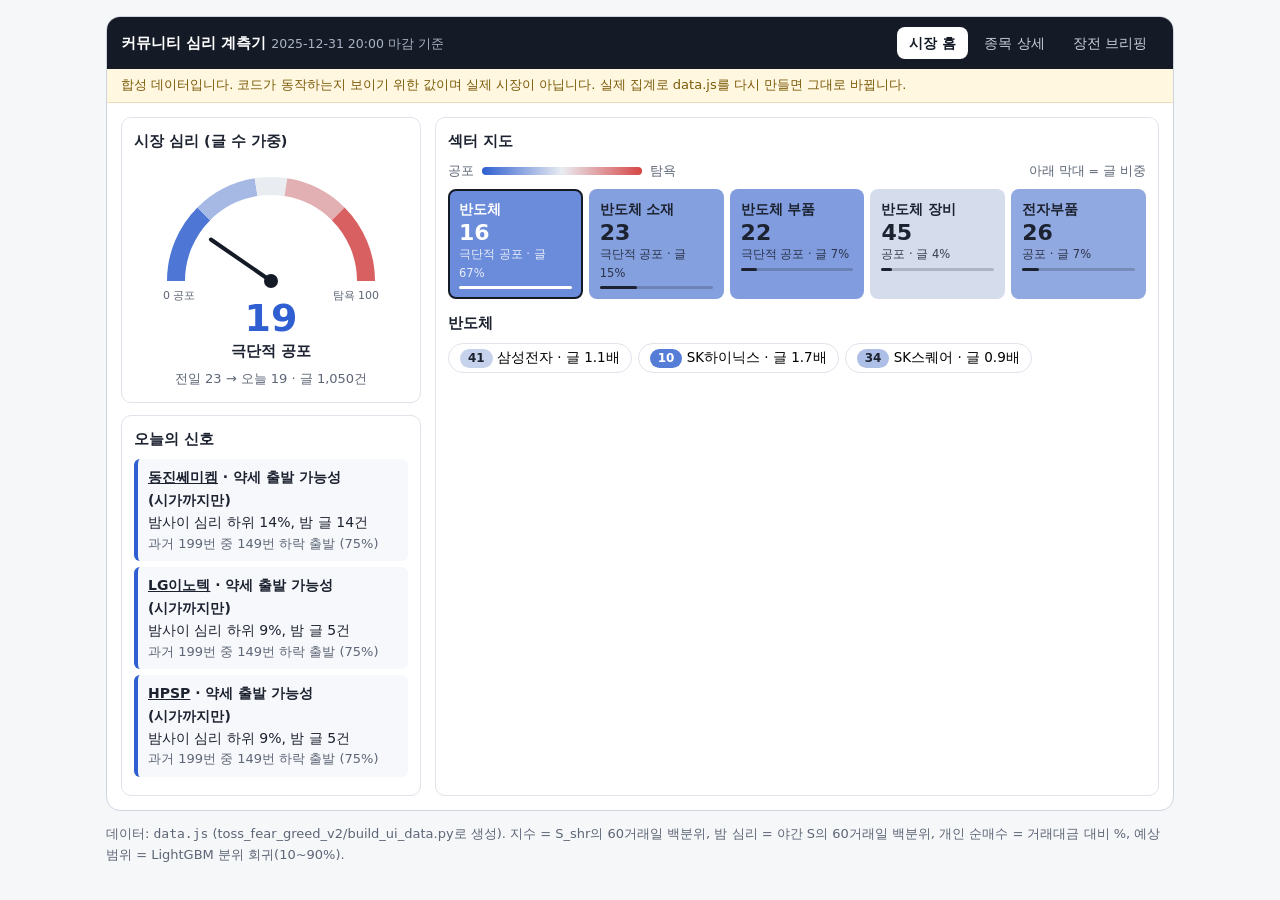
<file: 김동우/fear_greed_v2/ui/dashboard.html>
<!doctype html>
<html lang="ko">
<head>
<meta charset="utf-8">
<meta name="viewport" content="width=device-width, initial-scale=1">
<title>커뮤니티 심리 계측기</title>
<style>
:root{--ink:#1c2230;--quiet:#5d6676;--rule:#dfe3ea;--bg:#f6f7f9;--fear:#2f5fd0;--greed:#d64545;--warn:#b7791f}
*{box-sizing:border-box}
body{margin:0;background:var(--bg);color:var(--ink);font-family:"Pretendard","Apple SD Gothic Neo","Malgun Gothic","Noto Sans KR",system-ui,sans-serif;font-size:15px;line-height:1.6;word-break:keep-all}
.wrap{max-width:1100px;margin:0 auto;padding:16px}
.app{border:1px solid #cfd5e0;border-radius:14px;overflow:hidden;background:#fff}
.app-bar{display:flex;align-items:center;justify-content:space-between;gap:8px;flex-wrap:wrap;background:#141a26;color:#fff;padding:10px 14px}
.brand{font-weight:700}.asof{font-size:12.5px;color:#aab3c5}
.tabs{display:flex;gap:4px}
.tabs button{font:inherit;font-size:14px;border:0;border-radius:8px;padding:5px 12px;background:transparent;color:#c8cfdc;cursor:pointer}
.tabs button.on{background:#fff;color:#141a26;font-weight:600}
.banner{background:#fff7e0;color:#7a5a08;font-size:13px;padding:6px 14px;border-bottom:1px solid #ecdcb8}
.banner.real{background:#e6f4ec;color:#17694a;border-color:#bfe3cf}
.view{display:none;padding:14px}.view.on{display:block}
.grid2{display:grid;grid-template-columns:minmax(240px,300px) 1fr;gap:14px}
@media(max-width:760px){.grid2{grid-template-columns:1fr}}
.panel{border:1px solid var(--rule);border-radius:10px;padding:12px}
.panel h4{margin:0 0 8px;font-size:14.5px}
.small{font-size:13px;color:var(--quiet)}
.gauge-val{font-size:38px;font-weight:700;line-height:1;text-align:center;margin-top:-6px}
.gauge-zone{text-align:center;font-weight:600;margin-top:2px}
.sig{border-left:4px solid var(--quiet);background:#f7f8fb;border-radius:6px;padding:7px 10px;margin:6px 0;font-size:14px}
.sig b{display:block}.sig.buy{border-color:var(--greed)}.sig.gap{border-color:var(--warn)}.sig.fear{border-color:var(--fear)}.sig.heat{border-color:#7a4bd0}
.sig .hist{color:var(--quiet);font-size:13px}.sig a{cursor:pointer;text-decoration:underline;color:inherit}
.tiles{display:grid;grid-template-columns:repeat(auto-fill,minmax(128px,1fr));gap:6px}
.tile{border-radius:8px;padding:8px 9px;cursor:pointer;border:2px solid transparent;min-height:74px}
.tile.on{border-color:#141a26}.tile .nm{font-size:13.5px;font-weight:600}.tile .ix{font-size:22px;font-weight:700;line-height:1.1}
.tile .sh{font-size:11.5px;opacity:.85}.tile .bar{height:3px;background:rgba(0,0,0,.18);border-radius:2px;margin-top:4px}.tile .bar i{display:block;height:3px;background:currentColor;border-radius:2px}
.legend{display:flex;align-items:center;gap:8px;font-size:12.5px;color:var(--quiet);margin:0 0 8px}
.legend .grad{flex:0 0 160px;height:8px;border-radius:4px;background:linear-gradient(90deg,#2f5fd0,#e9ecf1,#d64545)}
.stocks{display:flex;flex-wrap:wrap;gap:6px;margin-top:8px}
.stocks button,.chip{font:inherit;font-size:13.5px;border:1px solid var(--rule);background:#fff;border-radius:999px;padding:3px 11px;cursor:pointer}
.chip{cursor:default;background:#f3f5f9}
.row{display:flex;flex-wrap:wrap;gap:8px;align-items:center;margin-bottom:10px}
select{font:inherit;font-size:14px;padding:5px 8px;border:1px solid #c5ccd8;border-radius:8px;background:#fff}
.seg{display:inline-flex;border:1px solid #c5ccd8;border-radius:8px;overflow:hidden}
.seg button{font:inherit;font-size:14px;border:0;background:#fff;padding:5px 11px;cursor:pointer}.seg button.on{background:#141a26;color:#fff}
.kpis{display:grid;grid-template-columns:repeat(auto-fit,minmax(150px,1fr));gap:8px;margin-bottom:10px}
.kpi{border:1px solid var(--rule);border-radius:10px;padding:8px 11px}.kpi .l{font-size:12.5px;color:var(--quiet)}
.kpi .v{font-size:21px;font-weight:700;line-height:1.25}.kpi .s{font-size:12.5px;color:var(--quiet)}
.chartbox{position:relative;border:1px solid var(--rule);border-radius:10px;padding:6px 4px 2px}
.chartbox svg{display:block;width:100%;height:auto}
.tip{position:absolute;pointer-events:none;background:#141a26;color:#fff;font-size:12.5px;line-height:1.5;border-radius:6px;padding:6px 9px;display:none;white-space:nowrap;z-index:2}
.below{display:grid;grid-template-columns:1fr 1fr;gap:12px;margin-top:12px}@media(max-width:760px){.below{grid-template-columns:1fr}}
.big{font-size:24px;font-weight:700}
table{border-collapse:collapse;width:100%;font-size:14px}th,td{border:1px solid var(--rule);padding:5px 8px;text-align:left}th{background:#f0f2f6}
tbody tr{cursor:pointer}tbody tr:hover td{background:#f5f7fb}
.pill{display:inline-block;border-radius:999px;font-size:12px;font-weight:600;padding:0 8px}
.err{padding:24px;font-size:15px}
</style>
</head>
<body>
<div class="wrap">
<div class="app" id="app">
  <div class="app-bar">
    <div><span class="brand">커뮤니티 심리 계측기</span> <span class="asof" id="asof"></span></div>
    <div class="tabs" id="tabs"><button data-v="home" class="on">시장 홈</button><button data-v="stock">종목 상세</button><button data-v="brief">장전 브리핑</button></div>
  </div>
  <div class="banner" id="banner"></div>
  <div class="view on" id="v-home">
    <div class="grid2">
      <div>
        <div class="panel"><h4>시장 심리 (글 수 가중)</h4><div id="gauge"></div><div class="gauge-val" id="gval"></div><div class="gauge-zone" id="gzone"></div><p class="small" style="text-align:center;margin:6px 0 0" id="gsub"></p></div>
        <div class="panel" style="margin-top:12px"><h4>오늘의 신호</h4><div id="signals"></div></div>
      </div>
      <div class="panel"><h4>섹터 지도</h4>
        <div class="legend"><span>공포</span><span class="grad"></span><span>탐욕</span><span style="margin-left:auto">아래 막대 = 글 비중</span></div>
        <div class="tiles" id="tiles"></div><div id="secbox" style="margin-top:12px"></div></div>
    </div>
  </div>
  <div class="view" id="v-stock">
    <div class="row"><select id="sel" aria-label="종목 선택"></select><div class="seg" id="range"><button data-r="60" class="on">60일</button><button data-r="140">전체</button></div><span class="small" id="sdesc"></span></div>
    <div class="kpis" id="kpis"></div>
    <div class="chartbox" id="chartbox"><div class="tip" id="tip"></div><div id="chart"></div></div>
    <div class="below">
      <div class="panel"><h4>이런 날 과거에는</h4><div id="analog"></div></div>
      <div class="panel"><h4>이 종목의 신호</h4><div id="ssig"></div><div id="wbox"></div></div>
    </div>
  </div>
  <div class="view" id="v-brief">
    <p style="margin-top:0"><b>밤사이 심리.</b> 전일 20:00부터 당일 09:00 전까지의 글입니다. <span style="color:var(--warn);font-weight:600">시가까지만 설명합니다. 09:00 이후 장중 수익률과는 관계가 확인되지 않았습니다.</span></p>
    <div class="below" style="margin-top:0"><div class="panel"><h4>밤사이 공포가 큰 종목</h4><div id="bfear"></div></div><div class="panel"><h4>밤사이 탐욕이 큰 종목</h4><div id="bgreed"></div></div></div>
    <div class="panel" style="margin-top:12px"><h4>과거 기록 (화면에 실린 기간)</h4><div id="bhist"></div></div>
  </div>
</div>
<p class="small">데이터: <code>data.js</code> (toss_fear_greed_v2/build_ui_data.py로 생성). 지수 = S_shr의 60거래일 백분위, 밤 심리 = 야간 S의 60거래일 백분위, 개인 순매수 = 거래대금 대비 %, 예상 범위 = LightGBM 분위 회귀(10~90%).</p>
</div>
<script src="data.js"></script>
<script>
(function(){
"use strict";
var D=window.FG_DATA;
function $(id){return document.getElementById(id);}
if(!D){document.getElementById("app").innerHTML='<div class="err">data.js가 없습니다. <code>python build_ui_data.py --base &lt;toss_fear_greed 폴더&gt; --out v2_out --dest ../ui/data.js</code>로 만드세요.</div>';return;}
var dates=D.dates,T=dates.length,LAST=T-1,NAMES=D.names,stocks=[],byCode={};
Object.keys(D.sectors).forEach(function(sec){D.sectors[sec].forEach(function(c){var s=D.stocks[c];if(!s)return;s.code=c;s.name=NAMES[c];s.sector=sec;stocks.push(s);byCode[c]=s;});});
var secNames=Object.keys(D.sectors);
function ok(x){return x!==null&&x!==undefined&&isFinite(x);}
function clamp(x,a,b){return Math.max(a,Math.min(b,x));}
function zone(v){return !ok(v)?"자료 부족":v<25?"극단적 공포":v<45?"공포":v<=55?"중립":v<75?"탐욕":"극단적 탐욕";}
function mix(a,b,x){return Math.round(a+(b-a)*x);}
function color(v){if(!ok(v))return "#e3e6ec";var x=clamp(v,0,100),c;if(x<50){x=x/50;c=[mix(47,233,x),mix(95,236,x),mix(208,241,x)];}else{x=(x-50)/50;c=[mix(233,214,x),mix(236,69,x),mix(241,69,x)];}return "rgb("+c.join(",")+")";}
function ink(v){return ok(v)&&(v<22||v>78)?"#fff":"#1c2230";}
function f1(x){return ok(x)?(x>=0?"+":"")+x.toFixed(1):"—";}
function esc(s){return String(s).replace(/[&<>"]/g,function(c){return {"&":"&amp;","<":"&lt;",">":"&gt;",'"':"&quot;"}[c];});}
var MINPOST=10;

/* ---------- 알림 규칙과 과거 기록 ---------- */
var RULES=[
 {k:"buy",cls:"buy",title:"개인 매수 집중 구간",test:function(s,t){return ok(s.ret[t])&&s.ret[t]<0&&ok(s.ratio[t])&&s.ratio[t]>=2;},why:function(s,t){return "주가 "+f1(s.ret[t])+"%, 글 수 평소의 "+s.ratio[t].toFixed(1)+"배";}},
 {k:"gapw",cls:"gap",title:"말과 행동이 다름",test:function(s,t){return ok(s.idx[t])&&s.idx[t]>=75&&ok(s.priv[t])&&s.priv[t]<0;},why:function(s,t){return "심리 지수 "+Math.round(s.idx[t])+"(탐욕)인데 개인은 순매도 "+f1(s.priv[t])+"%";}},
 {k:"open",cls:"fear",title:"약세 출발 가능성 (시가까지만)",open:true,test:function(s,t){return ok(s.nidx[t])&&s.nidx[t]<=15&&s.nposts[t]>=5;},why:function(s,t){return "밤사이 심리 하위 "+Math.round(s.nidx[t])+"%, 밤 글 "+s.nposts[t]+"건";}},
 {k:"heat",cls:"heat",title:"관심 과열",test:function(s,t){return ok(s.ratio[t])&&s.ratio[t]>=3;},why:function(s,t){return "글 수 평소의 "+s.ratio[t].toFixed(1)+"배";}}];
var HIST={};
RULES.forEach(function(r){var n=0,pos=0,sum=0;stocks.forEach(function(x){for(var u=0;u<LAST;u++){if(!r.test(x,u))continue;
  if(r.open){if(ok(x.gap[u])){n++;if(x.gap[u]<0)pos++;}}else if(ok(x.priv[u+1])){n++;sum+=x.priv[u+1];if(x.priv[u+1]>0)pos++;}}});
  HIST[r.k]=!n?"과거 사례 없음":r.open?("과거 "+n+"번 중 "+pos+"번 하락 출발 ("+Math.round(pos/n*100)+"%)"):("과거 "+n+"번 중 "+pos+"번 다음 날 개인 순매수 (평균 "+f1(sum/n)+"%)");});
function alerts(s,t){return RULES.filter(function(r){return r.test(s,t);}).map(function(r){return {k:r.k,cls:r.cls,title:r.title,why:r.why(s,t),hist:HIST[r.k]};});}
function sigHtml(a,s){return '<div class="sig '+a.cls+'"><b>'+(s?'<a data-go="'+s.code+'">'+esc(s.name)+'</a> · ':'')+esc(a.title)+'</b>'+esc(a.why)+'<div class="hist">'+esc(a.hist)+'</div></div>';}

/* ---------- 시장 홈 ---------- */
function wavg(list,t){var a=0,w=0;list.forEach(function(s){if(ok(s.idx[t])&&s.posts[t]>=MINPOST){a+=s.idx[t]*s.posts[t];w+=s.posts[t];}});return w?a/w:null;}
function drawGauge(v){var cx=130,cy=120,r=95,seg=[[0,25],[25,45],[45,55],[55,75],[75,100]],cols=[color(8),color(32),color(50),color(68),color(92)],h="";
  function pt(val,rad){var a=Math.PI*(1-val/100);return [cx+rad*Math.cos(a),cy-rad*Math.sin(a)];}
  seg.forEach(function(sg,i){var a=pt(sg[0],r),b=pt(sg[1],r);h+='<path d="M'+a[0].toFixed(1)+' '+a[1].toFixed(1)+' A'+r+' '+r+' 0 0 1 '+b[0].toFixed(1)+' '+b[1].toFixed(1)+'" fill="none" stroke="'+cols[i]+'" stroke-width="18"/>';});
  if(ok(v)){var n=pt(v,r-22);h+='<line x1="'+cx+'" y1="'+cy+'" x2="'+n[0].toFixed(1)+'" y2="'+n[1].toFixed(1)+'" stroke="#141a26" stroke-width="4" stroke-linecap="round"/>';}
  h+='<circle cx="'+cx+'" cy="'+cy+'" r="7" fill="#141a26"/><text x="22" y="138" font-size="11" fill="#5d6676">0 공포</text><text x="238" y="138" font-size="11" fill="#5d6676" text-anchor="end">탐욕 100</text>';
  $("gauge").innerHTML='<svg viewBox="0 0 260 144" role="img" aria-label="시장 심리 게이지" style="display:block;width:100%;max-width:260px;margin:0 auto">'+h+'</svg>';}
var selSec=secNames[0];
function renderHome(){
  var m=wavg(stocks,LAST),y=wavg(stocks,LAST-1),tot=0;stocks.forEach(function(s){tot+=s.posts[LAST]||0;});
  drawGauge(m);$("gval").textContent=ok(m)?Math.round(m):"—";$("gval").style.color=!ok(m)?"var(--ink)":m<45?"var(--fear)":m>55?"var(--greed)":"var(--ink)";
  $("gzone").textContent=zone(m);$("gsub").textContent="전일 "+(ok(y)?Math.round(y):"—")+" → 오늘 "+(ok(m)?Math.round(m):"—")+" · 글 "+tot.toLocaleString()+"건";
  var all=[];stocks.forEach(function(s){alerts(s,LAST).forEach(function(a){all.push([a,s]);});});
  var order={buy:0,gapw:1,open:2,heat:3};all.sort(function(p,q){return order[p[0].k]-order[q[0].k]||(q[1].ratio[LAST]||0)-(p[1].ratio[LAST]||0);});
  $("signals").innerHTML=all.length?all.slice(0,5).map(function(p){return sigHtml(p[0],p[1]);}).join("")+(all.length>5?'<p class="small" style="margin:4px 0 0">외 '+(all.length-5)+'건</p>':''):'<p class="small">오늘은 신호가 없습니다.</p>';
  var h="";secNames.forEach(function(sec){var list=stocks.filter(function(s){return s.sector===sec;});if(!list.length)return;var v=wavg(list,LAST),n=0;list.forEach(function(s){n+=s.posts[LAST]||0;});var sh=tot?n/tot*100:0;
    h+='<div class="tile'+(sec===selSec?' on':'')+'" data-sec="'+esc(sec)+'" tabindex="0" role="button" style="background:'+color(v)+';color:'+ink(v)+'"><div class="nm">'+esc(sec)+'</div><div class="ix">'+(ok(v)?Math.round(v):"—")+'</div><div class="sh">'+zone(v)+' · 글 '+sh.toFixed(0)+'%</div><div class="bar"><i style="width:'+clamp(sh*2.2,3,100)+'%"></i></div></div>';});
  $("tiles").innerHTML=h;
  var list=stocks.filter(function(s){return s.sector===selSec;});
  $("secbox").innerHTML='<b>'+esc(selSec)+'</b><div class="stocks">'+list.map(function(s){var v=s.idx[LAST];return '<button data-go="'+s.code+'"><span class="pill" style="background:'+color(v)+';color:'+ink(v)+'">'+(ok(v)?Math.round(v):"—")+'</span> '+esc(s.name)+(ok(s.ratio[LAST])?' · 글 '+s.ratio[LAST].toFixed(1)+'배':'')+'</button>';}).join("")+'</div>';
}

/* ---------- 종목 상세 ---------- */
var cur=stocks[0].code,rangeN=Math.min(60,T);
function renderStock(){
  var s=byCode[cur],t=LAST;$("sdesc").textContent=s.sector+" · "+dates[t]+" 기준";
  var pi=s.pi,k=[
   ["심리 지수",ok(s.idx[t])?Math.round(s.idx[t]):"—",zone(s.idx[t]),true],
   ["가격 뺀 심리",ok(s.resid[t])?Math.round(s.resid[t]):"—","잔차 심리 60일 백분위"],
   ["글 수",(s.posts[t]||0).toLocaleString()+"건",ok(s.ratio[t])?"평소의 "+s.ratio[t].toFixed(1)+"배":""],
   ["오늘 주가",f1(s.ret[t])+"%","시가 갭 "+f1(s.gap[t])+"%"],
   ["인증 매수 비율",ok(s.buy[t])?Math.round(s.buy[t]*100)+"%":"—",ok(s.buy[t])?"매도 인증 "+Math.round((1-s.buy[t])*100)+"%":"인증 5건 미만"],
   ["내일 개인 순매수 예상",pi?(f1(pi[0])+" ~ "+f1(pi[2])+"%"):"—",pi?"중앙값 "+f1(pi[1])+"% (10~90%)":"예측 없음"]];
  $("kpis").innerHTML=k.map(function(x){var c=x[3]&&ok(s.idx[t])?(s.idx[t]<45?"var(--fear)":s.idx[t]>55?"var(--greed)":"var(--ink)"):"";return '<div class="kpi"><div class="l">'+x[0]+'</div><div class="v"'+(c?' style="color:'+c+'"':'')+'>'+x[1]+'</div><div class="s">'+x[2]+'</div></div>';}).join("");
  drawChart(s);
  var al=alerts(s,t);$("ssig").innerHTML=al.length?al.map(function(a){return sigHtml(a,null);}).join(""):'<p class="small">오늘은 신호가 없습니다.</p>';
  var w=(D.words||{})[s.sector];$("wbox").innerHTML=w&&w.length?'<h4 style="margin-top:12px">이 섹터의 최근 대표 단어</h4><div class="stocks">'+w.map(function(x){return '<span class="chip">'+esc(x)+'</span>';}).join("")+'</div>':'';
  renderAnalog(s);}
function drawChart(s){
  var W=900,L=56,Rr=14,pw=W-L-Rr,n=rangeN,st=T-n,H1=150,H2=96,H3=72,g=16,y1=18,y2=y1+H1+g+8,y3=y2+H2+g+8,H=y3+H3+26;
  var x=function(i){return L+(i+0.5)*pw/n;},h="",pr=s.close.slice(st).filter(ok),mn=Math.min.apply(null,pr),mx=Math.max.apply(null,pr),pad=(mx-mn)*0.08||1;mn-=pad;mx+=pad;
  var yp=function(v){return y1+H1-(v-mn)/(mx-mn)*H1;},yi=function(v){return y2+H2-v/100*H2;},po=s.posts.slice(st),pm=Math.max.apply(null,po.filter(ok).concat([1])),yb=function(v){return v/pm*H3;};
  function lab(tx,y){h+='<text x="'+L+'" y="'+y+'" font-size="12" font-weight="600" fill="#1c2230">'+tx+'</text>';}
  lab("주가",y1-5);lab("심리 지수 (0~100)",y2-5);lab("글 수 (진한 막대 = 평소의 2배 이상)",y3-5);
  [mn+pad,(mn+mx)/2,mx-pad].forEach(function(v){h+='<line x1="'+L+'" x2="'+(W-Rr)+'" y1="'+yp(v).toFixed(1)+'" y2="'+yp(v).toFixed(1)+'" stroke="#eceff4"/><text x="'+(L-6)+'" y="'+(yp(v)+4).toFixed(1)+'" font-size="11" fill="#5d6676" text-anchor="end">'+Math.round(v).toLocaleString()+'</text>';});
  h+='<rect x="'+L+'" y="'+yi(100)+'" width="'+pw+'" height="'+(yi(75)-yi(100))+'" fill="#d64545" opacity=".09"/><rect x="'+L+'" y="'+yi(25)+'" width="'+pw+'" height="'+(yi(0)-yi(25))+'" fill="#2f5fd0" opacity=".09"/>';
  [0,25,50,75,100].forEach(function(v){h+='<line x1="'+L+'" x2="'+(W-Rr)+'" y1="'+yi(v)+'" y2="'+yi(v)+'" stroke="'+(v===50?"#c9cfda":"#eceff4")+'"/><text x="'+(L-6)+'" y="'+(yi(v)+4)+'" font-size="11" fill="#5d6676" text-anchor="end">'+v+'</text>';});
  var dP="",dI="",pen1=false,pen2=false;for(var i=0;i<n;i++){var u=st+i;
    if(ok(s.close[u])){dP+=(pen1?"L":"M")+x(i).toFixed(1)+" "+yp(s.close[u]).toFixed(1);pen1=true;}else pen1=false;
    if(ok(s.idx[u])){dI+=(pen2?"L":"M")+x(i).toFixed(1)+" "+yi(s.idx[u]).toFixed(1);pen2=true;}else pen2=false;
    var bh=yb(po[i]||0),hot=ok(s.ratio[u])&&s.ratio[u]>=2;h+='<rect x="'+(x(i)-pw/n*0.36).toFixed(1)+'" y="'+(y3+H3-bh).toFixed(1)+'" width="'+(pw/n*0.72).toFixed(1)+'" height="'+bh.toFixed(1)+'" fill="'+(hot?"#7a4bd0":"#c3cad8")+'"/>';}
  h+='<path d="'+dP+'" fill="none" stroke="#141a26" stroke-width="1.8"/><path d="'+dI+'" fill="none" stroke="#b7791f" stroke-width="1.8"/><line x1="'+L+'" x2="'+(W-Rr)+'" y1="'+(y3+H3)+'" y2="'+(y3+H3)+'" stroke="#c9cfda"/>';
  var step=Math.ceil(n/6);for(i=0;i<n;i+=step)h+='<text x="'+x(i).toFixed(1)+'" y="'+(H-8)+'" font-size="11" fill="#5d6676" text-anchor="middle">'+dates[st+i].slice(5)+'</text>';
  h+='<line id="cross" x1="0" x2="0" y1="'+y1+'" y2="'+(y3+H3)+'" stroke="#2f5fd0" stroke-width="1" stroke-dasharray="3 3" visibility="hidden"/><rect id="hit" x="'+L+'" y="'+y1+'" width="'+pw+'" height="'+(y3+H3-y1)+'" fill="transparent"/>';
  $("chart").innerHTML='<svg viewBox="0 0 '+W+' '+H+'" role="img" aria-label="'+esc(s.name)+' 주가, 심리 지수, 글 수">'+h+'</svg>';
  var svg=$("chart").firstChild,hit=svg.querySelector("#hit"),cross=svg.querySelector("#cross"),tip=$("tip"),box=$("chartbox");
  function move(ev){var rc=svg.getBoundingClientRect(),cxp=(ev.touches?ev.touches[0].clientX:ev.clientX),sx=(cxp-rc.left)/rc.width*W,i=clamp(Math.floor((sx-L)/(pw/n)),0,n-1),u=st+i;
    cross.setAttribute("x1",x(i));cross.setAttribute("x2",x(i));cross.setAttribute("visibility","visible");
    tip.innerHTML="<b>"+dates[u]+"</b><br>주가 "+f1(s.ret[u])+"% · 지수 "+(ok(s.idx[u])?Math.round(s.idx[u]):"—")+" ("+zone(s.idx[u])+")<br>글 "+(s.posts[u]||0).toLocaleString()+"건"+(ok(s.ratio[u])?" ("+s.ratio[u].toFixed(1)+"배)":"")+" · 개인 "+f1(s.priv[u])+"%";
    tip.style.display="block";var bx=box.getBoundingClientRect(),px=cxp-bx.left+12;if(px+tip.offsetWidth>bx.width-6)px=cxp-bx.left-tip.offsetWidth-12;tip.style.left=Math.max(4,px)+"px";tip.style.top="26px";}
  function leave(){cross.setAttribute("visibility","hidden");tip.style.display="none";}
  hit.addEventListener("mousemove",move);hit.addEventListener("mouseleave",leave);hit.addEventListener("touchstart",move,{passive:true});hit.addEventListener("touchmove",move,{passive:true});}
function bucket(r){return !ok(r)?-1:r<1.25?0:r<2?1:2;}
function renderAnalog(s){
  var t=LAST;if(!ok(s.ret[t])){$("analog").innerHTML='<p class="small">오늘 주가 자료가 없습니다.</p>';return;}
  var up=s.ret[t]>0,b=bucket(s.ratio[t]),vals=[];
  stocks.forEach(function(x){for(var u=0;u<LAST;u++)if(ok(x.ret[u])&&(x.ret[u]>0)===up&&bucket(x.ratio[u])===b&&ok(x.priv[u+1]))vals.push(x.priv[u+1]);});
  var n=vals.length,mean=0,pos=0;vals.forEach(function(v){mean+=v;if(v>0)pos++;});mean=n?mean/n:0;
  var bins=[],lo=-15,stp=3,nb=10,i;for(i=0;i<nb;i++)bins.push(0);vals.forEach(function(v){bins[clamp(Math.floor((v-lo)/stp),0,nb-1)]++;});
  var mxb=Math.max.apply(null,bins)||1,W=320,bw=W/nb,h="";
  for(i=0;i<nb;i++){var bh=bins[i]/mxb*64;h+='<rect x="'+(i*bw+2)+'" y="'+(70-bh).toFixed(1)+'" width="'+(bw-4)+'" height="'+bh.toFixed(1)+'" fill="'+((lo+i*stp)>=0?"#d64545":"#2f5fd0")+'" opacity=".75"/>';}
  h+='<line x1="0" x2="'+W+'" y1="70" y2="70" stroke="#c9cfda"/><text x="2" y="86" font-size="11" fill="#5d6676">−15%</text><text x="'+(W/2)+'" y="86" font-size="11" fill="#5d6676" text-anchor="middle">0</text><text x="'+(W-2)+'" y="86" font-size="11" fill="#5d6676" text-anchor="end">+15%</text>';
  var cond=(up?"상승일":"하락일")+" + 글 수 "+(["평소 수준(1.25배 미만)","1.25~2배","2배 이상"][b]||"자료 부족");
  $("analog").innerHTML='<p style="margin:0 0 6px">오늘 조건: <b>'+cond+'</b></p><div class="big">'+n.toLocaleString()+'번 중 '+pos.toLocaleString()+'번 <span style="font-size:15px;font-weight:600">다음 날 개인 순매수</span></div><p style="margin:2px 0 6px">다음 날 개인 순매수 평균 <b>'+f1(mean)+'%</b> (거래대금 대비)</p><svg viewBox="0 0 '+W+' 92" role="img" aria-label="다음 날 개인 순매수 분포" style="display:block;width:100%;max-width:340px">'+h+'</svg><p class="small" style="margin:4px 0 0">화면에 실린 기간 동안 같은 조건이던 날을 모은 기록입니다. 주가 방향에 대한 예측이 아닙니다.</p>';}

/* ---------- 장전 브리핑 ---------- */
function renderBrief(){
  var t=LAST,list=stocks.filter(function(s){return ok(s.nidx[t])&&s.nposts[t]>=5;}).slice().sort(function(a,b){return a.nidx[t]-b.nidx[t];});
  function tb(arr){return arr.length?'<table><thead><tr><th>종목</th><th>밤 심리</th><th>밤 글</th><th>전일 주가</th></tr></thead><tbody>'+arr.map(function(s){return '<tr data-go="'+s.code+'"><td>'+esc(s.name)+'</td><td><span class="pill" style="background:'+color(s.nidx[t])+';color:'+ink(s.nidx[t])+'">'+Math.round(s.nidx[t])+'</span></td><td>'+s.nposts[t]+'건</td><td>'+f1(s.ret[t-1])+'%</td></tr>';}).join("")+'</tbody></table>':'<p class="small">밤 글 5건 이상인 종목이 없습니다.</p>';}
  $("bfear").innerHTML=tb(list.slice(0,5));$("bgreed").innerHTML=tb(list.slice(-5).reverse());
  var lo=[0,0],hi=[0,0];stocks.forEach(function(x){for(var u=0;u<=LAST;u++){if(!(x.nposts[u]>=5)||!ok(x.nidx[u])||!ok(x.gap[u]))continue;if(x.nidx[u]<=20){lo[0]++;if(x.gap[u]>0)lo[1]++;}if(x.nidx[u]>=80){hi[0]++;if(x.gap[u]>0)hi[1]++;}}});
  function pc(a){return a[0]?Math.round(a[1]/a[0]*100)+"%":"—";}
  $("bhist").innerHTML='<div class="kpis" style="margin:0"><div class="kpi"><div class="l">밤 심리 하위 20%였던 날</div><div class="v" style="color:var(--fear)">'+pc(lo)+'</div><div class="s">상승 출발 비율 ('+lo[0].toLocaleString()+'번)</div></div><div class="kpi"><div class="l">밤 심리 상위 20%였던 날</div><div class="v" style="color:var(--greed)">'+pc(hi)+'</div><div class="s">상승 출발 비율 ('+hi[0].toLocaleString()+'번)</div></div></div>';}

/* ---------- 이벤트 ---------- */
function show(v){["home","stock","brief"].forEach(function(k){$("v-"+k).classList.toggle("on",k===v);});Array.prototype.forEach.call($("tabs").children,function(b){b.classList.toggle("on",b.getAttribute("data-v")===v);});if(v==="stock")renderStock();}
function go(code){cur=code;$("sel").value=code;show("stock");}
$("tabs").addEventListener("click",function(e){var v=e.target.getAttribute("data-v");if(v)show(v);});
$("app").addEventListener("click",function(e){var el=e.target.closest("[data-go]");if(el){go(el.getAttribute("data-go"));return;}var tl=e.target.closest("[data-sec]");if(tl){selSec=tl.getAttribute("data-sec");renderHome();}});
$("tiles").addEventListener("keydown",function(e){if(e.key==="Enter"||e.key===" "){var tl=e.target.closest("[data-sec]");if(tl){e.preventDefault();selSec=tl.getAttribute("data-sec");renderHome();}}});
$("range").addEventListener("click",function(e){var r=e.target.getAttribute("data-r");if(!r)return;rangeN=Math.min(+r,T);Array.prototype.forEach.call($("range").children,function(b){b.classList.toggle("on",b===e.target);});renderStock();});
var opt="";secNames.forEach(function(sec){opt+='<optgroup label="'+esc(sec)+'">';D.sectors[sec].forEach(function(c){if(byCode[c])opt+='<option value="'+c+'">'+esc(NAMES[c])+'</option>';});opt+='</optgroup>';});
$("sel").innerHTML=opt;$("sel").addEventListener("change",function(){cur=this.value;renderStock();});
$("asof").textContent=D.asof+" 20:00 마감 기준";
var bn=$("banner");if(D.label==="실제"){bn.className="banner real";bn.textContent="실제 데이터 · "+dates[0]+" ~ "+D.asof+" · 종목 "+stocks.length+"개";}
else bn.textContent=D.label+" 데이터입니다. 코드가 동작하는지 보이기 위한 값이며 실제 시장이 아닙니다. 실제 집계로 data.js를 다시 만들면 그대로 바뀝니다.";
renderHome();renderBrief();
})();
</script>
</body>
</html>
</file>
